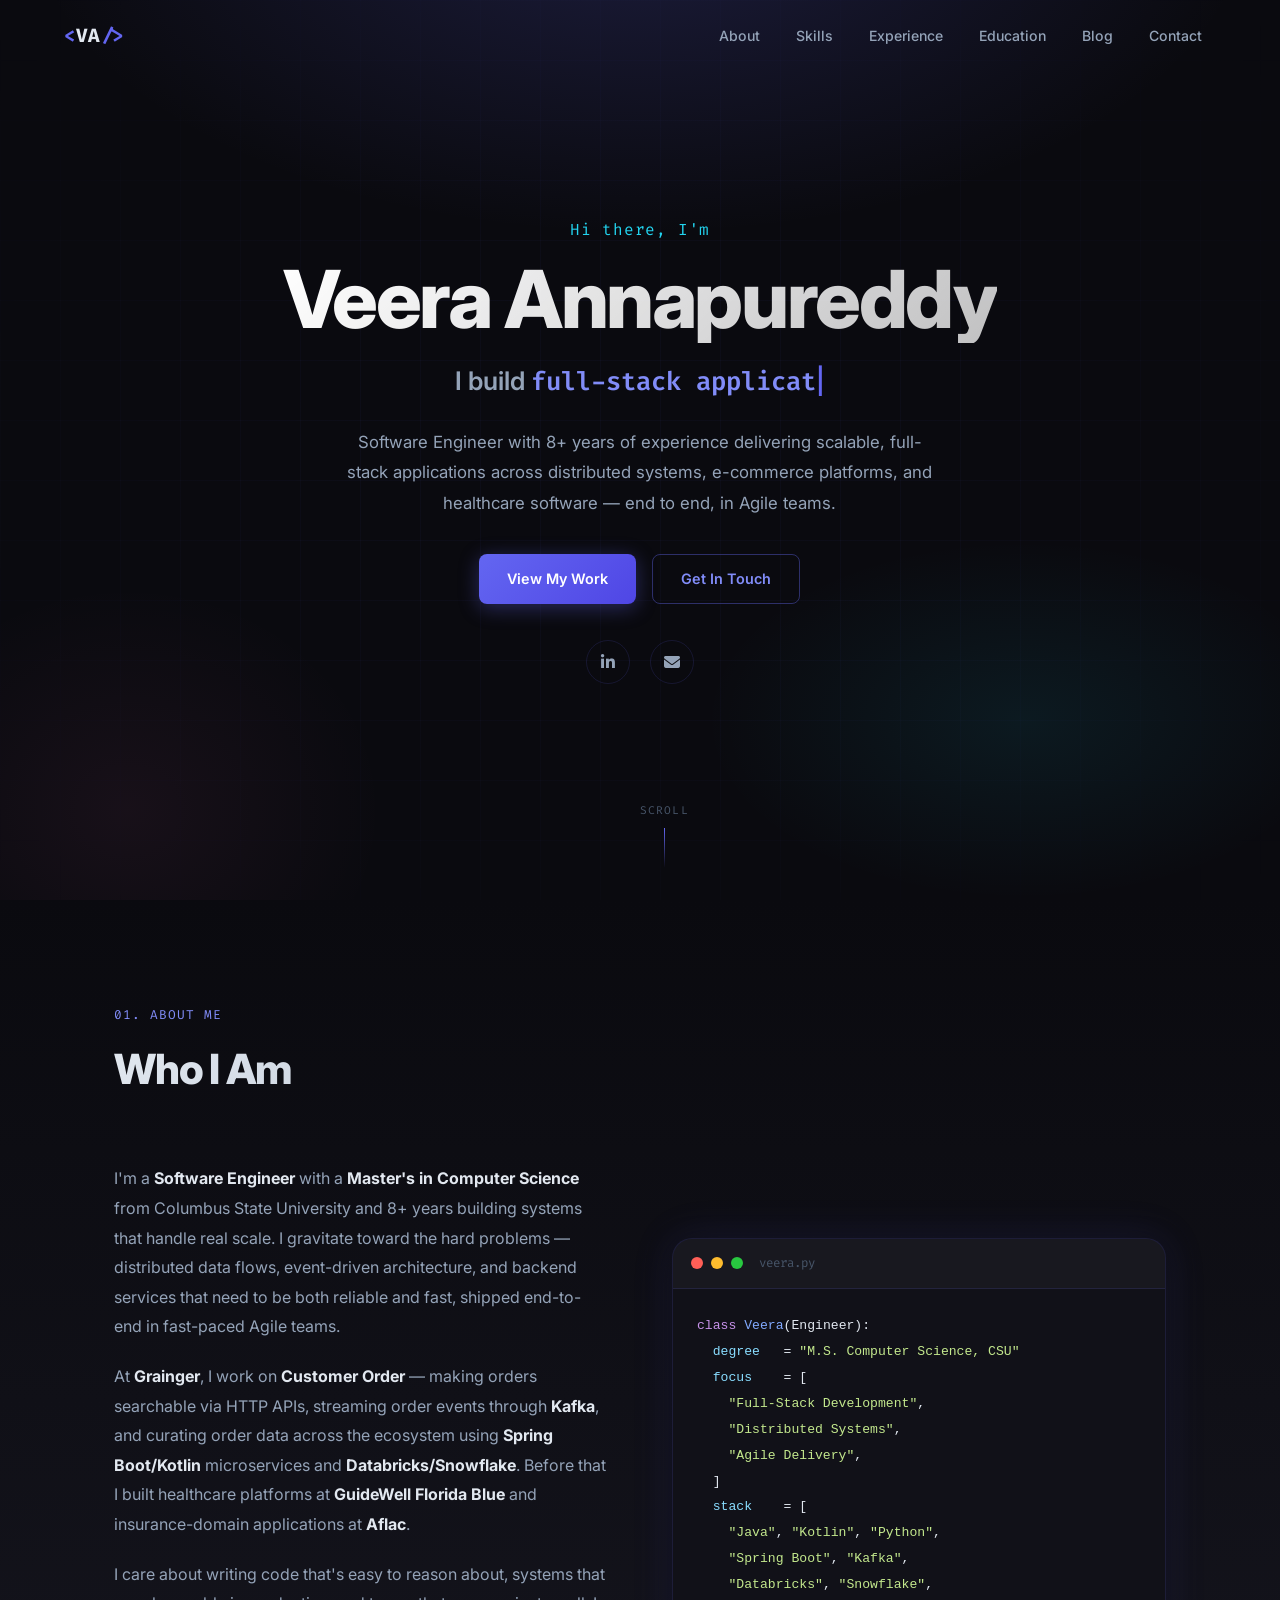
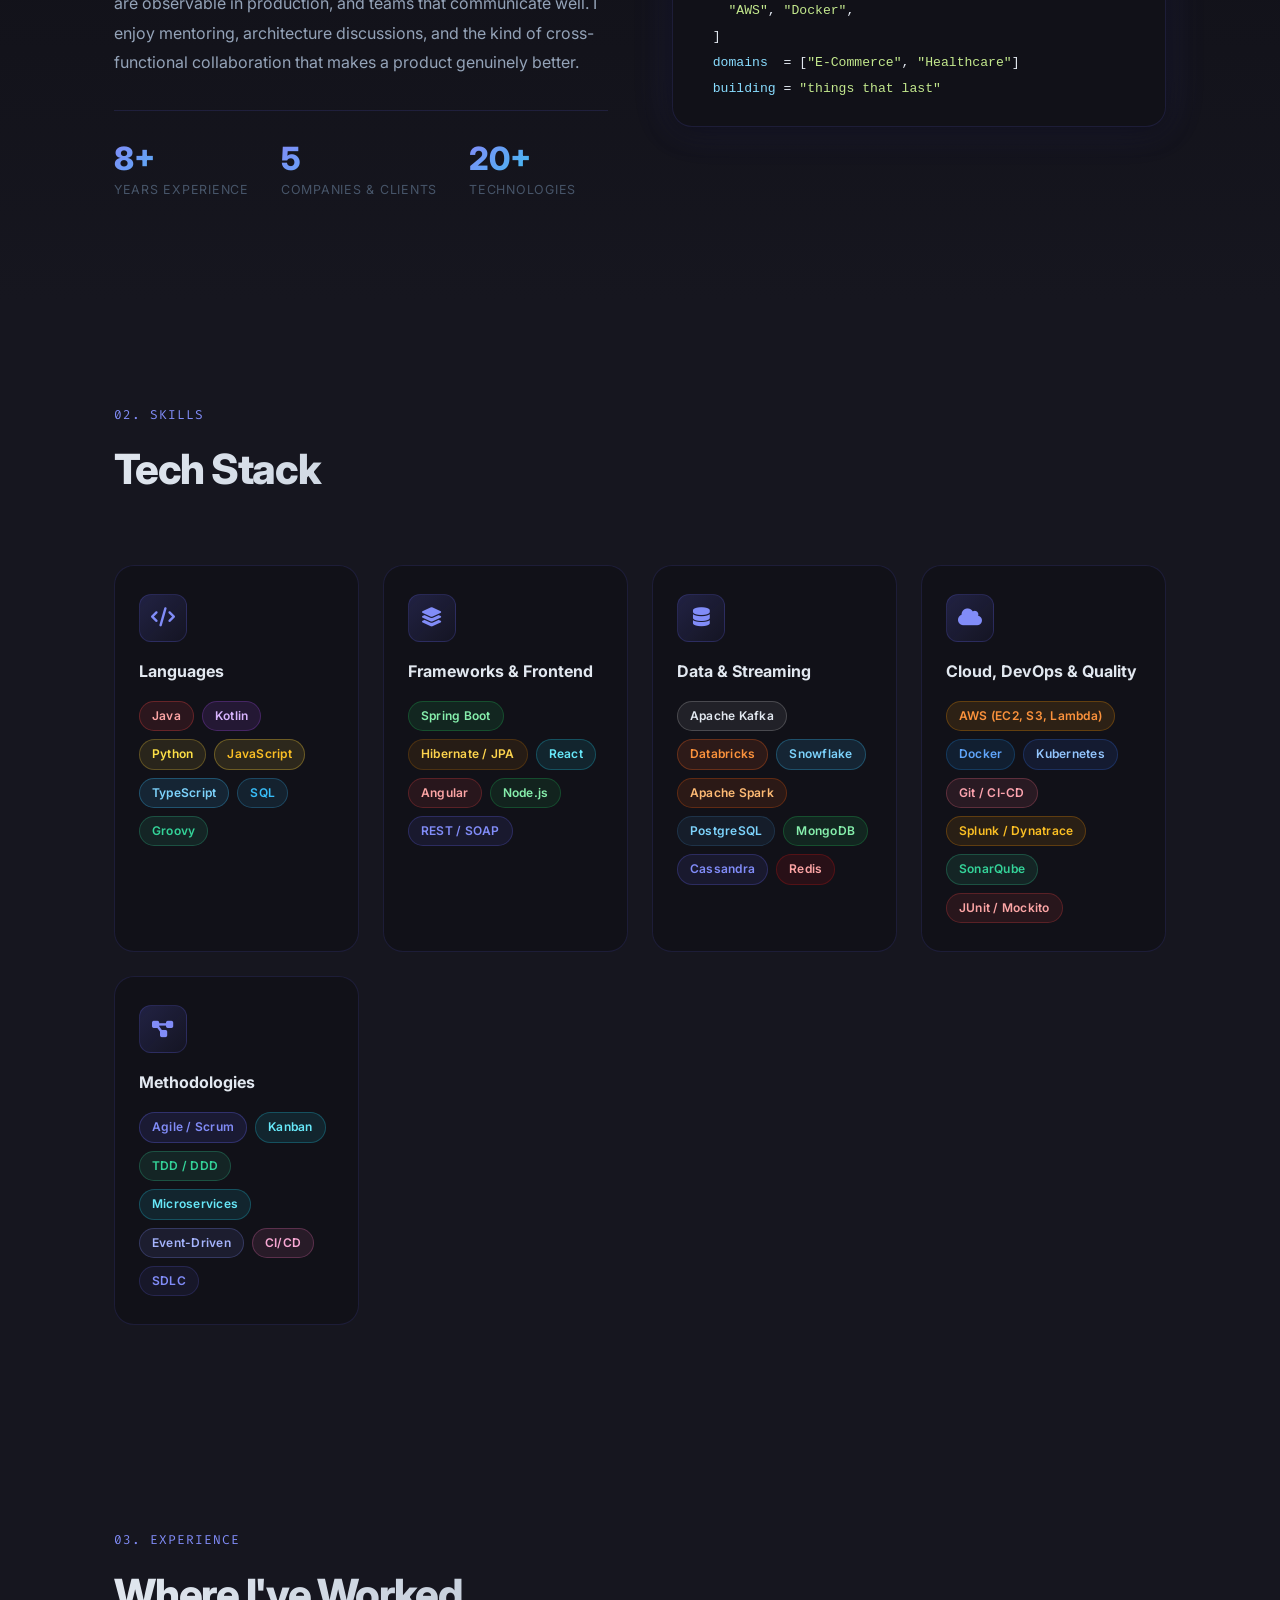
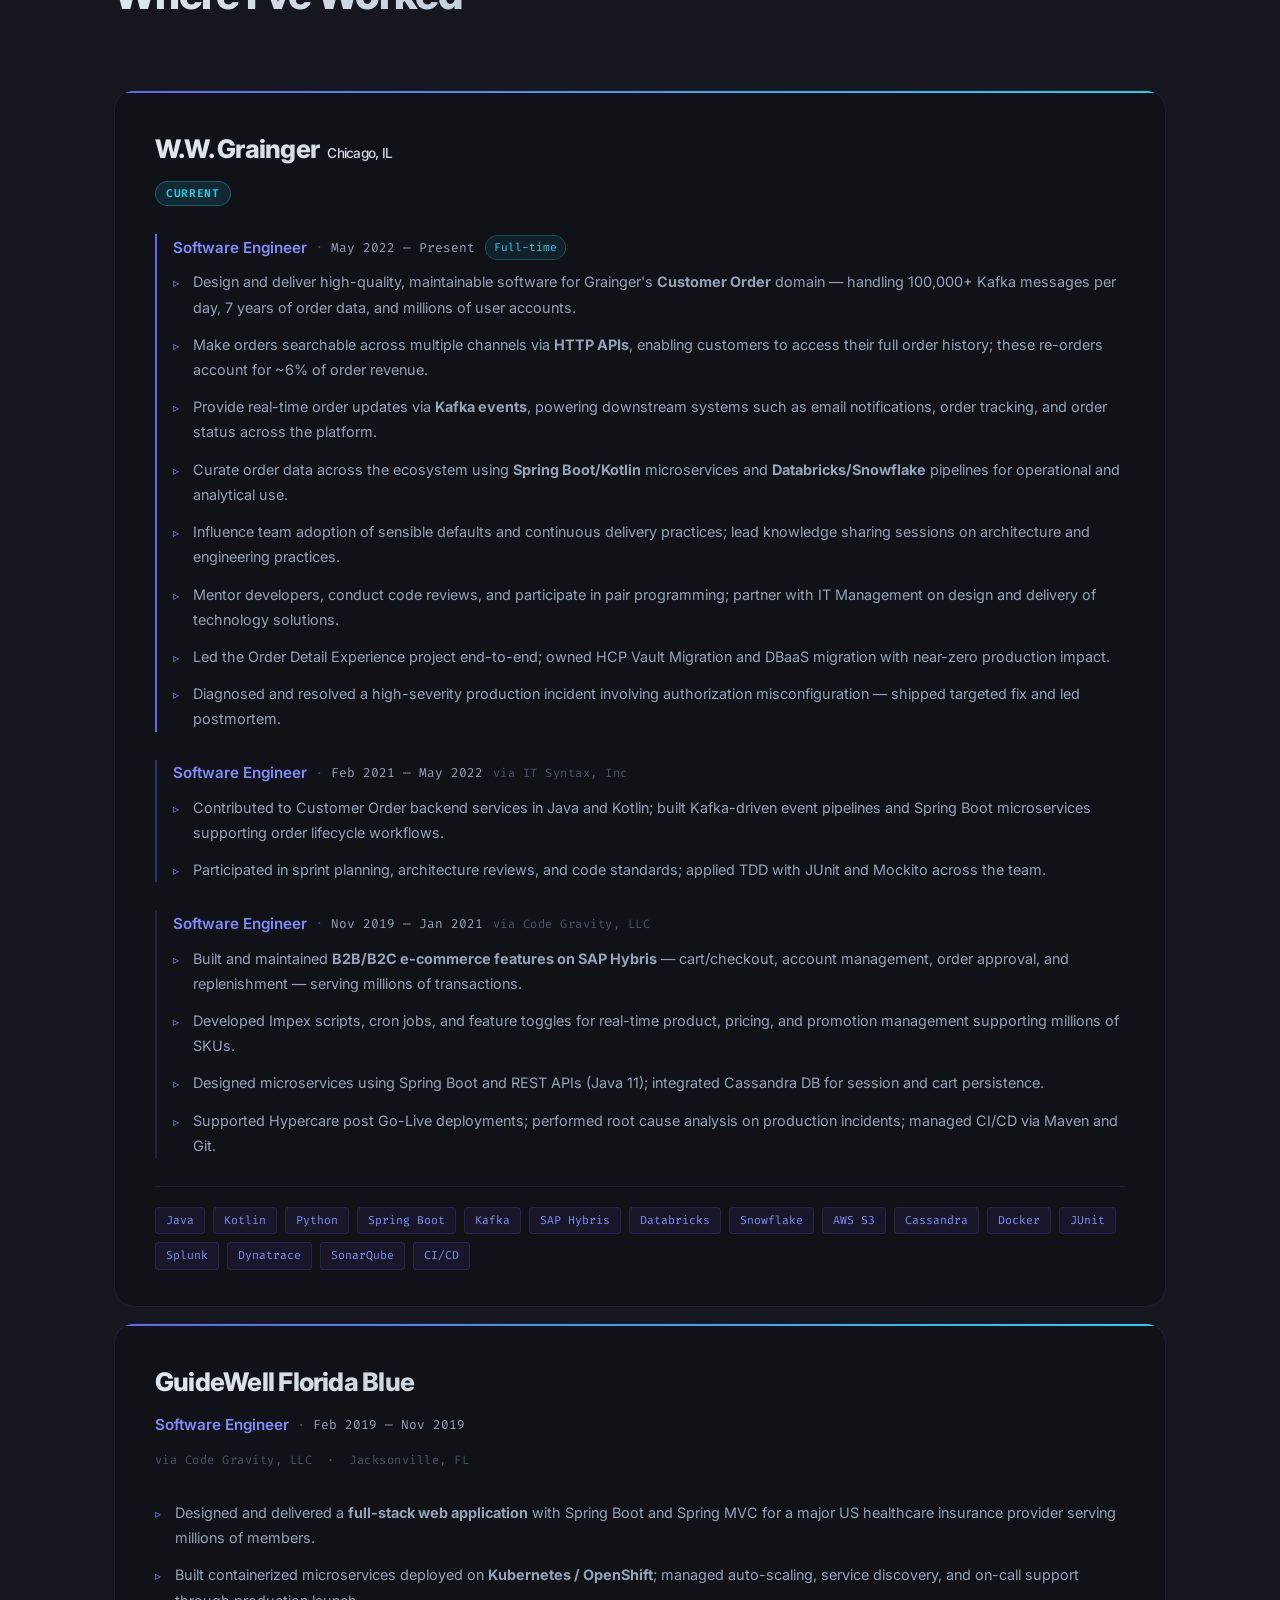
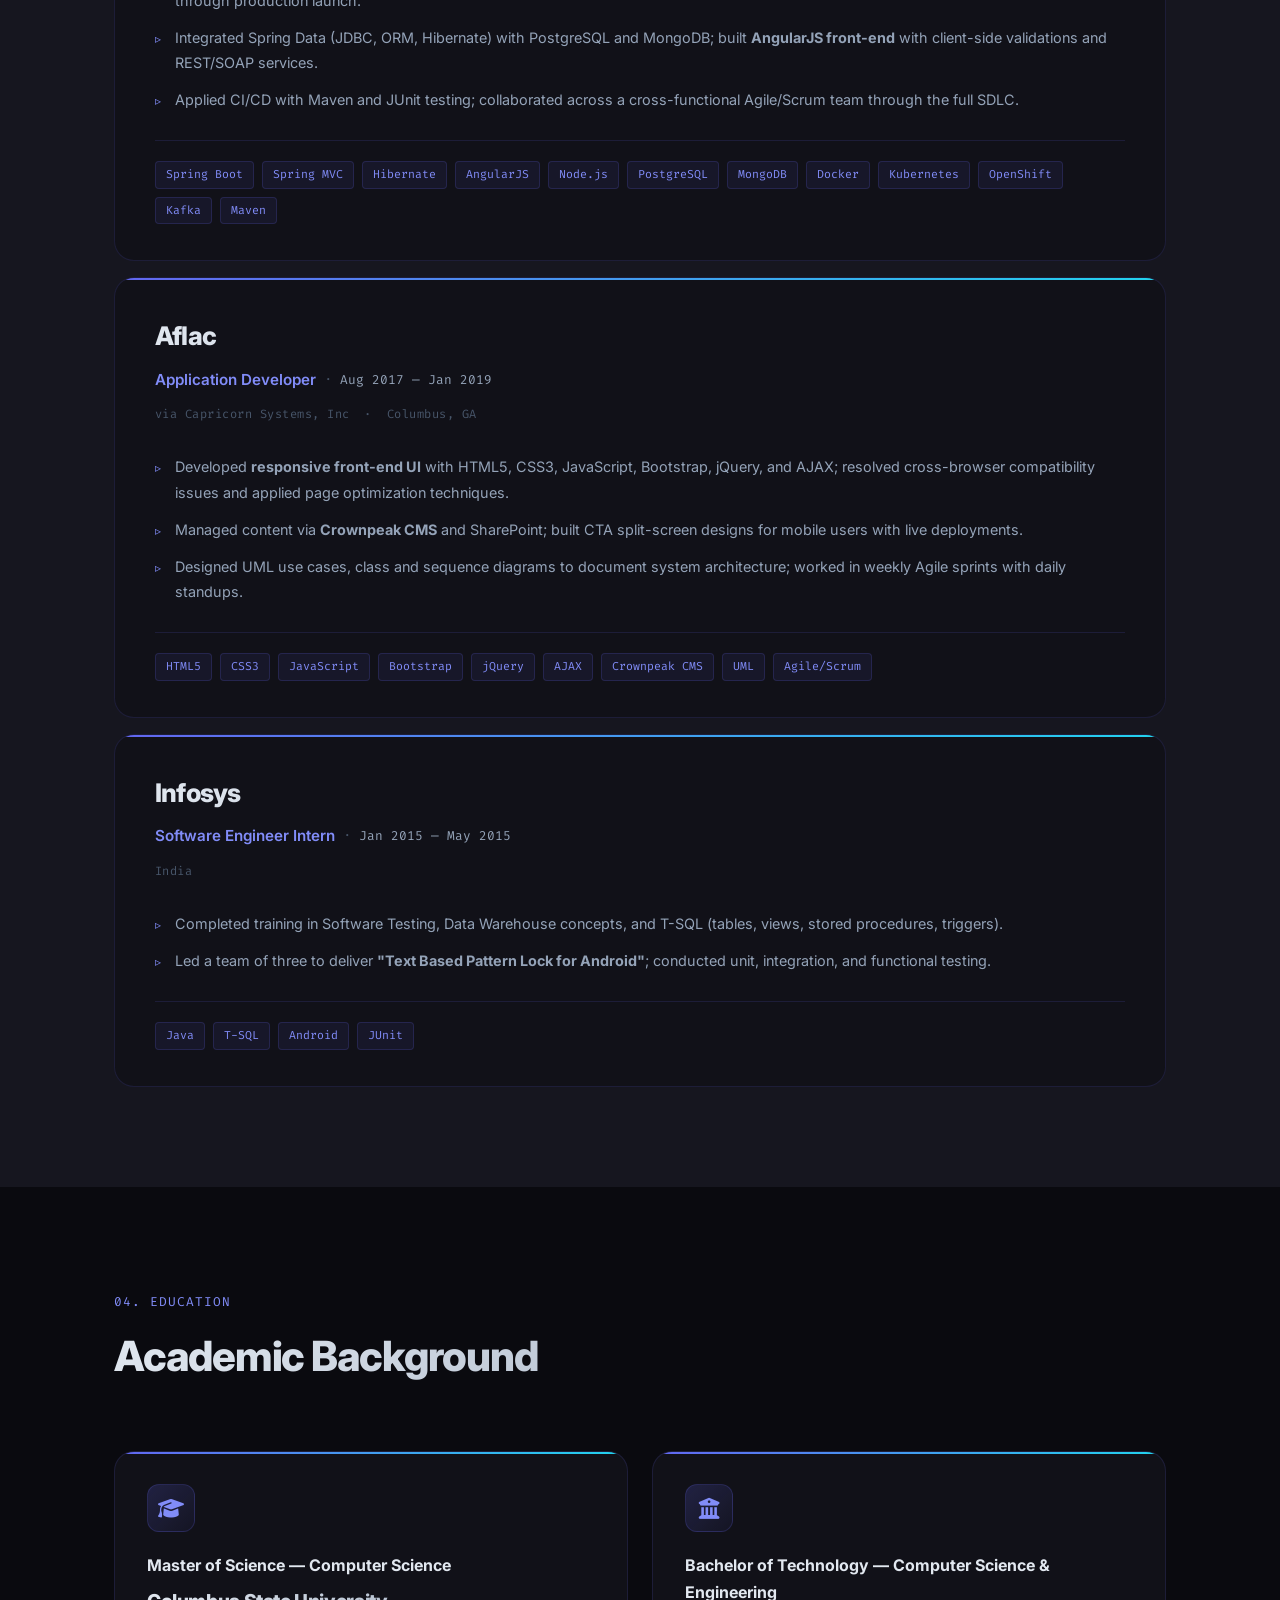
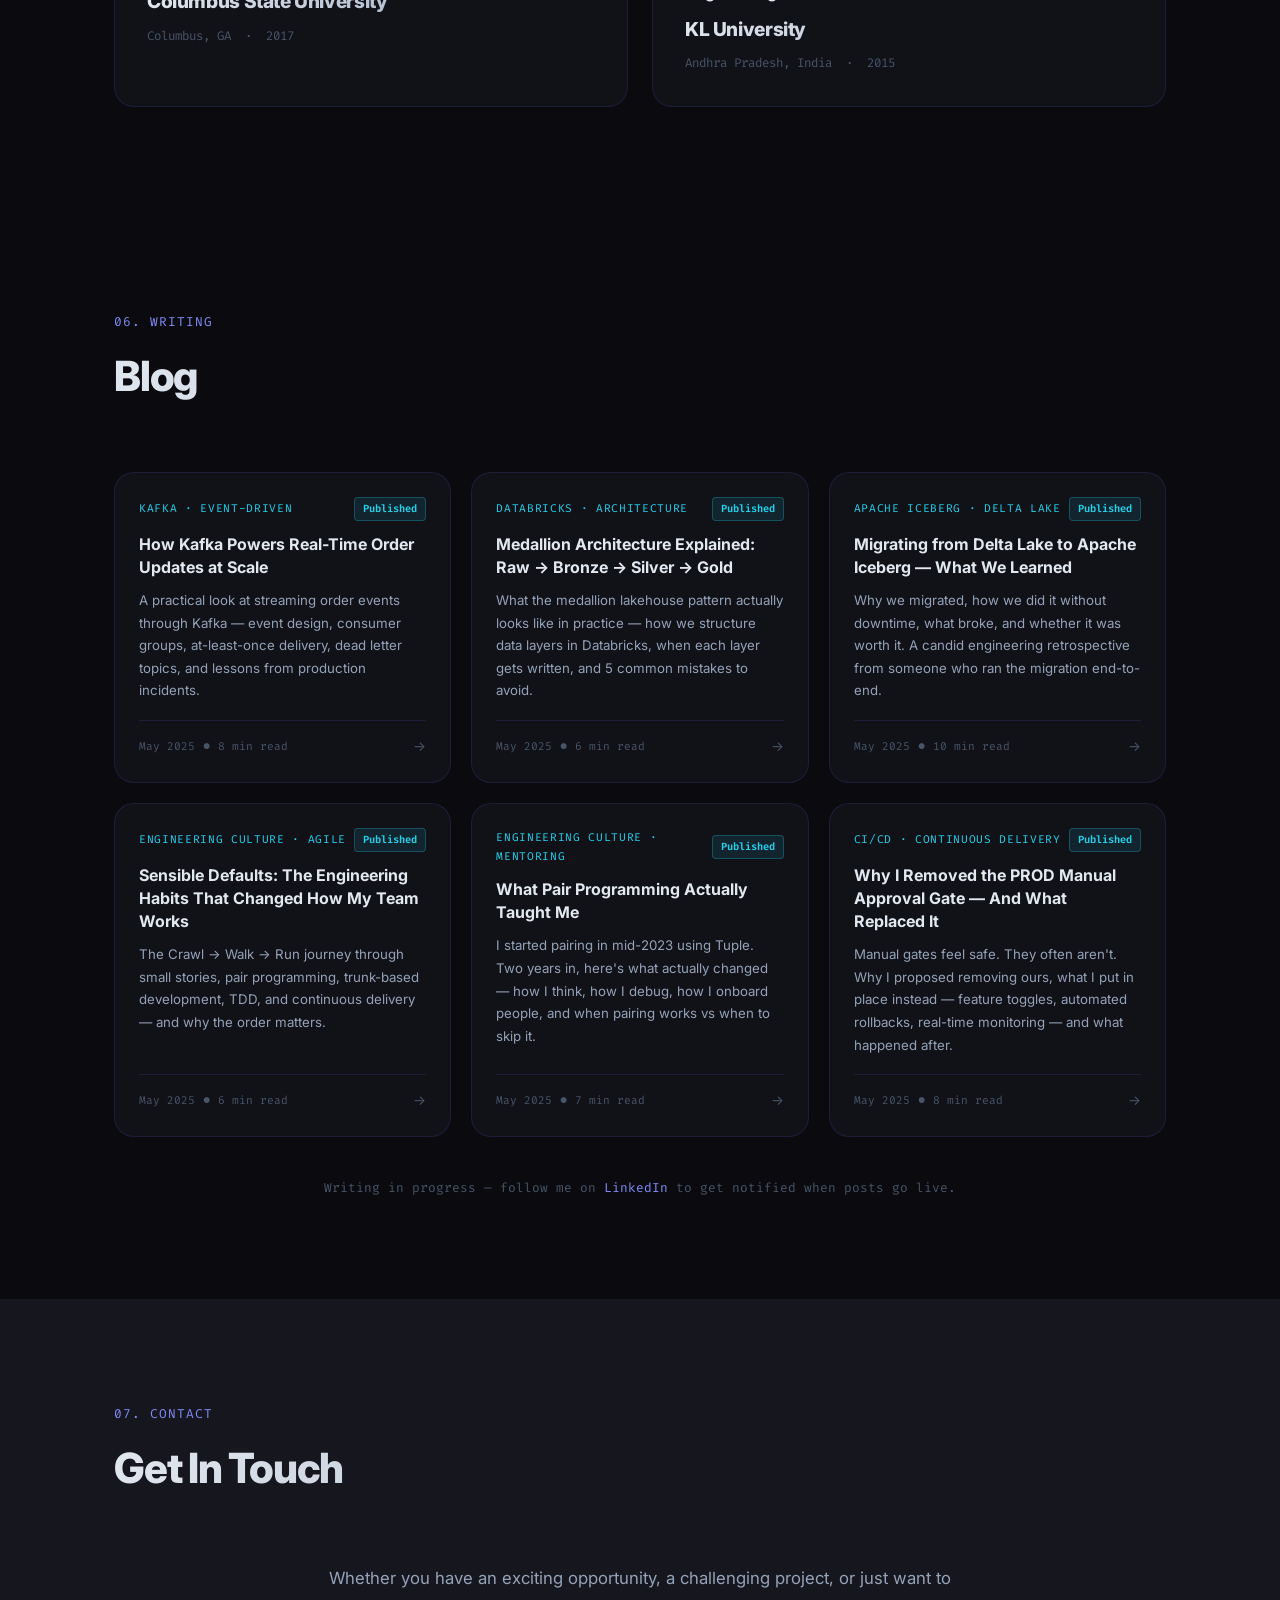
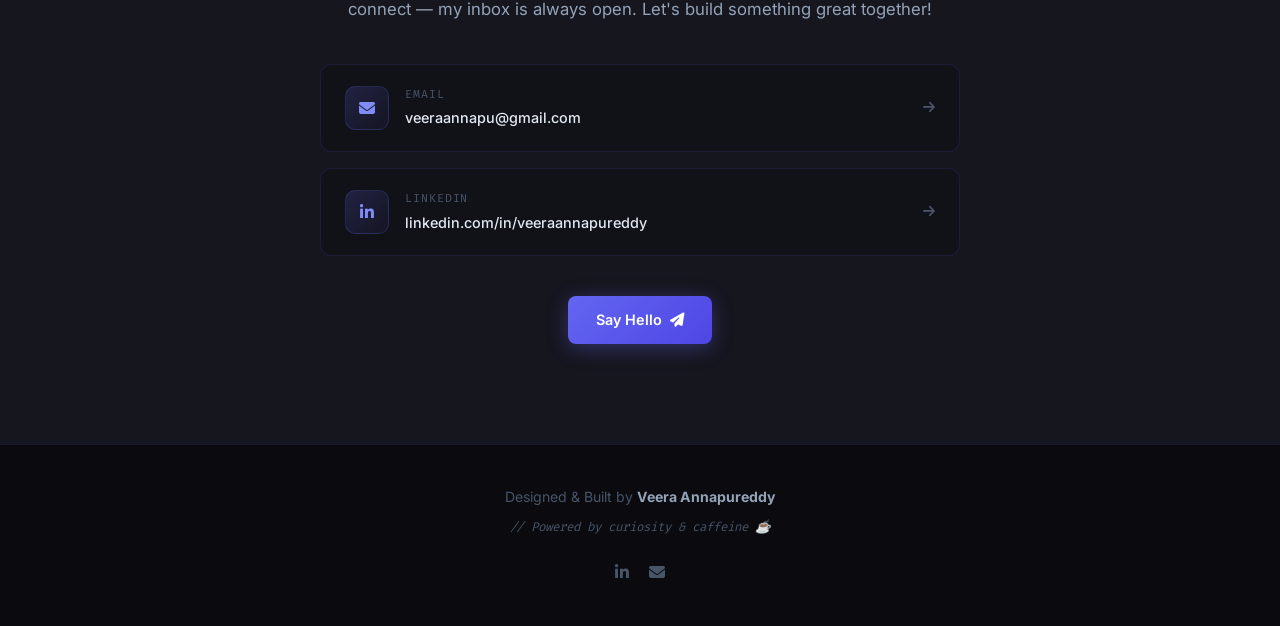
<file: index.html>
<!DOCTYPE html>
<html lang="en">
<head>
  <meta charset="UTF-8" />

  <!-- Google tag (gtag.js) -->
  <script async src="https://www.googletagmanager.com/gtag/js?id=G-F1ZBLVLDTH"></script>
  <script>
    window.dataLayer = window.dataLayer || [];
    function gtag(){dataLayer.push(arguments);}
    gtag('js', new Date());
    gtag('config', 'G-F1ZBLVLDTH');
  </script>

  <meta name="viewport" content="width=device-width, initial-scale=1.0" />
  <title>Veera Annapureddy | Software Engineer</title>
  <meta name="description" content="Software Engineer specializing in full-stack development, distributed systems, and agile delivery across e-commerce and healthcare platforms." />
  <link rel="preconnect" href="https://fonts.googleapis.com" />
  <link rel="preconnect" href="https://fonts.gstatic.com" crossorigin />
  <link href="https://fonts.googleapis.com/css2?family=Inter:wght@300;400;500;600;700;800&family=Fira+Code:wght@400;500&display=swap" rel="stylesheet" />
  <link rel="stylesheet" href="https://cdnjs.cloudflare.com/ajax/libs/font-awesome/6.5.0/css/all.min.css" />
  <style>
/* ══════════════════════════════════════════════════════
   Veera Annapureddy — Portfolio Styles
   Full-Stack Engineer · Java · Kotlin · Spring Boot · Agile
══════════════════════════════════════════════════════ */

:root {
  --primary: #6366f1;
  --primary-light: #818cf8;
  --primary-dark: #4f46e5;
  --accent: #22d3ee;
  --bg: #0a0a0f;
  --bg-card: #111118;
  --bg-elevated: #16161f;
  --border: rgba(99,102,241,0.15);
  --border-hover: rgba(99,102,241,0.4);
  --text: #e2e8f0;
  --text-muted: #94a3b8;
  --text-dim: #475569;
  --font-sans: 'Inter', system-ui, sans-serif;
  --font-mono: 'Fira Code', monospace;
  --radius: 12px;
  --radius-lg: 20px;
  --shadow: 0 4px 24px rgba(0,0,0,0.4);
  --shadow-glow: 0 0 40px rgba(99,102,241,0.15);
  --transition: 0.3s cubic-bezier(0.4,0,0.2,1);
  --nav-h: 72px;
}

*, *::before, *::after { box-sizing: border-box; margin: 0; padding: 0; }
html { scroll-behavior: smooth; scroll-padding-top: var(--nav-h); }
body { font-family: var(--font-sans); background: var(--bg); color: var(--text); line-height: 1.7; overflow-x: hidden; }
::selection { background: rgba(99,102,241,0.35); color: #fff; }
img { max-width: 100%; display: block; }
a { text-decoration: none; color: inherit; }
ul { list-style: none; }
button { font-family: inherit; cursor: pointer; border: none; background: none; }
::-webkit-scrollbar { width: 6px; }
::-webkit-scrollbar-track { background: var(--bg); }
::-webkit-scrollbar-thumb { background: var(--primary); border-radius: 99px; }

.container { max-width: 1100px; margin: 0 auto; padding: 0 24px; }
.section { padding: 100px 0; }
.section-header { margin-bottom: 60px; }
.section-tag {
  display: inline-block;
  font-family: var(--font-mono);
  font-size: 0.8rem;
  color: var(--primary-light);
  letter-spacing: 0.08em;
  text-transform: uppercase;
  margin-bottom: 8px;
}
.section-title {
  font-size: clamp(1.8rem, 4vw, 2.6rem);
  font-weight: 800;
  letter-spacing: -0.03em;
  background: linear-gradient(135deg, var(--text) 0%, var(--text-muted) 100%);
  -webkit-background-clip: text;
  -webkit-text-fill-color: transparent;
  background-clip: text;
}

.btn {
  display: inline-flex;
  align-items: center;
  gap: 8px;
  padding: 12px 28px;
  border-radius: 8px;
  font-weight: 600;
  font-size: 0.9rem;
  transition: var(--transition);
  cursor: pointer;
  font-family: var(--font-sans);
}
.btn-primary {
  background: linear-gradient(135deg, var(--primary), var(--primary-dark));
  color: #fff;
  box-shadow: 0 4px 20px rgba(99,102,241,0.35);
}
.btn-primary:hover { transform: translateY(-2px); box-shadow: 0 8px 30px rgba(99,102,241,0.5); }
.btn-outline {
  border: 1.5px solid var(--border-hover);
  color: var(--primary-light);
  background: transparent;
}
.btn-outline:hover { background: rgba(99,102,241,0.1); border-color: var(--primary); transform: translateY(-2px); }

/* ── NAVBAR ── */
.navbar {
  position: fixed; top: 0; left: 0; right: 0;
  height: var(--nav-h); z-index: 1000;
  transition: var(--transition);
}
.navbar.scrolled {
  background: rgba(10,10,15,0.9);
  backdrop-filter: blur(20px);
  -webkit-backdrop-filter: blur(20px);
  border-bottom: 1px solid var(--border);
  box-shadow: var(--shadow);
}
.nav-container {
  max-width: 1200px; margin: 0 auto; padding: 0 24px;
  height: 100%; display: flex; align-items: center; justify-content: space-between;
}
.nav-logo { font-family: var(--font-mono); font-size: 1.2rem; font-weight: 700; color: var(--text); transition: var(--transition); }
.nav-logo:hover { color: var(--primary-light); }
.logo-bracket { color: var(--primary); }
.nav-links { display: flex; align-items: center; gap: 8px; }
.nav-links a { padding: 8px 14px; border-radius: 6px; font-size: 0.88rem; font-weight: 500; color: var(--text-muted); transition: var(--transition); }
.nav-links a:hover { color: var(--text); background: rgba(255,255,255,0.05); }
.nav-github { display: flex !important; align-items: center; gap: 6px; border: 1px solid var(--border) !important; color: var(--text) !important; margin-left: 8px; }
.nav-github:hover { border-color: var(--primary) !important; color: var(--primary-light) !important; background: rgba(99,102,241,0.08) !important; }
.hamburger { display: none; flex-direction: column; gap: 5px; padding: 8px; }
.hamburger span { display: block; width: 22px; height: 2px; background: var(--text); border-radius: 2px; transition: var(--transition); }

/* ── HERO ── */
.hero {
  position: relative; min-height: 100vh;
  display: flex; align-items: center; justify-content: center;
  overflow: hidden; padding: 0 24px;
}
.hero::before {
  content: ''; position: absolute; inset: 0;
  background:
    radial-gradient(ellipse 80% 60% at 50% -10%, rgba(99,102,241,0.2) 0%, transparent 60%),
    radial-gradient(ellipse 50% 40% at 80% 80%, rgba(34,211,238,0.08) 0%, transparent 50%),
    radial-gradient(ellipse 40% 50% at 10% 90%, rgba(244,114,182,0.06) 0%, transparent 50%);
  animation: bgShift 8s ease-in-out infinite alternate;
}
.hero::after {
  content: ''; position: absolute; inset: 0;
  background-image: linear-gradient(rgba(99,102,241,0.04) 1px, transparent 1px), linear-gradient(90deg, rgba(99,102,241,0.04) 1px, transparent 1px);
  background-size: 60px 60px;
  mask-image: radial-gradient(ellipse 70% 70% at 50% 50%, black 30%, transparent 100%);
  -webkit-mask-image: radial-gradient(ellipse 70% 70% at 50% 50%, black 30%, transparent 100%);
}
@keyframes bgShift { from { opacity: 0.7; transform: scale(1); } to { opacity: 1; transform: scale(1.05); } }
.hero-particles { position: absolute; inset: 0; pointer-events: none; z-index: 1; }
.particle { position: absolute; border-radius: 50%; animation: floatUp linear infinite; opacity: 0; }
@keyframes floatUp {
  0%   { transform: translateY(100vh) rotate(0deg); opacity: 0; }
  10%  { opacity: 1; }
  90%  { opacity: 1; }
  100% { transform: translateY(-120px) rotate(720deg); opacity: 0; }
}
.hero-content { position: relative; z-index: 2; text-align: center; max-width: 800px; }
.hero-greeting { font-family: var(--font-mono); font-size: 1rem; color: var(--accent); margin-bottom: 12px; letter-spacing: 0.05em; animation: fadeUp 0.6s ease both; }
.hero-name { font-size: clamp(2.4rem, 7vw, 5rem); font-weight: 800; letter-spacing: -0.03em; line-height: 1.1; background: linear-gradient(135deg, #fff 0%, rgba(255,255,255,0.75) 100%); -webkit-background-clip: text; -webkit-text-fill-color: transparent; background-clip: text; animation: fadeUp 0.6s 0.1s ease both; }
.hero-role { font-size: clamp(1.1rem, 3vw, 1.6rem); font-weight: 600; color: var(--text-muted); margin: 16px 0 24px; animation: fadeUp 0.6s 0.2s ease both; }
.typed-text { color: var(--primary-light); font-family: var(--font-mono); }
.cursor { color: var(--primary); animation: blink 1s step-end infinite; }
@keyframes blink { 0%,100% { opacity: 1; } 50% { opacity: 0; } }
.hero-desc { font-size: 1.05rem; color: var(--text-muted); max-width: 600px; margin: 0 auto 36px; line-height: 1.8; animation: fadeUp 0.6s 0.3s ease both; }
.hero-actions { display: flex; gap: 16px; justify-content: center; flex-wrap: wrap; animation: fadeUp 0.6s 0.4s ease both; }
.hero-socials { display: flex; gap: 20px; justify-content: center; margin-top: 36px; animation: fadeUp 0.6s 0.5s ease both; }
.hero-socials a { width: 44px; height: 44px; border-radius: 50%; border: 1.5px solid var(--border); display: flex; align-items: center; justify-content: center; color: var(--text-muted); font-size: 1rem; transition: var(--transition); }
.hero-socials a:hover { border-color: var(--primary); color: var(--primary-light); background: rgba(99,102,241,0.1); transform: translateY(-3px); }
.hero-scroll { position: absolute; bottom: 32px; left: 50%; transform: translateX(-50%); display: flex; flex-direction: column; align-items: center; gap: 8px; z-index: 2; animation: fadeUp 0.6s 0.8s ease both; }
.hero-scroll span { font-family: var(--font-mono); font-size: 0.7rem; color: var(--text-dim); letter-spacing: 0.1em; text-transform: uppercase; }
.scroll-line { width: 1px; height: 40px; background: linear-gradient(to bottom, var(--primary), transparent); animation: pulse 1.5s ease-in-out infinite; }
@keyframes pulse { 0%,100% { opacity: 0.4; } 50% { opacity: 1; } }
@keyframes fadeUp { from { opacity: 0; transform: translateY(24px); } to { opacity: 1; transform: translateY(0); } }

/* ── ABOUT ── */
.about { background: linear-gradient(180deg, var(--bg) 0%, var(--bg-elevated) 100%); }
.about-grid { display: grid; grid-template-columns: 1fr 1fr; gap: 64px; align-items: center; }
.about-text p { color: var(--text-muted); margin-bottom: 20px; font-size: 1rem; line-height: 1.85; }
.about-text strong { color: var(--text); }
.about-highlights { display: flex; gap: 32px; margin-top: 32px; padding-top: 32px; border-top: 1px solid var(--border); }
.highlight-item { display: flex; flex-direction: column; gap: 4px; }
.highlight-num { font-size: 2rem; font-weight: 800; line-height: 1; background: linear-gradient(135deg, var(--primary-light), var(--accent)); -webkit-background-clip: text; -webkit-text-fill-color: transparent; background-clip: text; }
.highlight-label { font-size: 0.78rem; color: var(--text-dim); text-transform: uppercase; letter-spacing: 0.06em; }

.code-window { background: var(--bg-card); border: 1px solid var(--border); border-radius: var(--radius-lg); overflow: hidden; box-shadow: var(--shadow), var(--shadow-glow); }
.code-header { display: flex; align-items: center; gap: 8px; padding: 14px 18px; background: rgba(255,255,255,0.03); border-bottom: 1px solid var(--border); }
.dot { width: 12px; height: 12px; border-radius: 50%; }
.dot.r { background: #ff5f57; } .dot.y { background: #febc2e; } .dot.g { background: #28c840; }
.code-fname { font-family: var(--font-mono); font-size: 0.78rem; color: var(--text-dim); margin-left: 8px; }
.code-body { padding: 24px; font-family: var(--font-mono); font-size: 0.82rem; line-height: 1.9; overflow-x: auto; }
.ck { color: #c792ea; } .cv { color: #82aaff; } .cp { color: #89ddff; } .cs { color: #c3e88d; } .cc { color: var(--text-dim); font-style: italic; }

/* ── SKILLS ── */
.skills { background: var(--bg-elevated); }
.skills-grid { display: grid; grid-template-columns: repeat(auto-fit, minmax(200px, 1fr)); gap: 24px; }
.skill-cat { background: var(--bg-card); border: 1px solid var(--border); border-radius: var(--radius-lg); padding: 28px 24px; transition: var(--transition); }
.skill-cat:hover { border-color: var(--border-hover); transform: translateY(-4px); box-shadow: var(--shadow-glow); }
.skill-icon { width: 48px; height: 48px; border-radius: 12px; background: linear-gradient(135deg, rgba(99,102,241,0.2), rgba(99,102,241,0.05)); border: 1px solid rgba(99,102,241,0.2); display: flex; align-items: center; justify-content: center; font-size: 1.2rem; color: var(--primary-light); margin-bottom: 16px; }
.skill-cat h3 { font-size: 1rem; font-weight: 700; color: var(--text); margin-bottom: 16px; }
.skill-list { display: flex; flex-wrap: wrap; gap: 8px; }
.badge { display: inline-block; padding: 4px 12px; border-radius: 99px; font-size: 0.75rem; font-weight: 600; letter-spacing: 0.02em; transition: transform 0.2s ease; cursor: default; }
.badge:hover { transform: scale(1.08); }

.b-java       { background: rgba(239,68,68,0.12);   border: 1px solid rgba(239,68,68,0.3);    color: #fca5a5; }
.b-kotlin     { background: rgba(149,72,212,0.15);  border: 1px solid rgba(149,72,212,0.3);   color: #d8b4fe; }
.b-python     { background: rgba(255,212,59,0.1);   border: 1px solid rgba(255,212,59,0.25);  color: #fde047; }
.b-sql        { background: rgba(56,189,248,0.1);   border: 1px solid rgba(56,189,248,0.25);  color: #38bdf8; }
.b-js         { background: rgba(255,212,59,0.12);  border: 1px solid rgba(255,212,59,0.3);   color: #fbbf24; }
.b-ts         { background: rgba(56,189,248,0.12);  border: 1px solid rgba(56,189,248,0.3);   color: #7dd3fc; }
.b-groovy     { background: rgba(52,211,153,0.1);   border: 1px solid rgba(52,211,153,0.25);  color: #34d399; }
.b-spring     { background: rgba(34,197,94,0.12);   border: 1px solid rgba(34,197,94,0.25);   color: #86efac; }
.b-hibernate  { background: rgba(161,98,7,0.15);    border: 1px solid rgba(161,98,7,0.3);     color: #fcd34d; }
.b-kafka      { background: rgba(255,255,255,0.07); border: 1px solid rgba(255,255,255,0.18); color: #e2e8f0; }
.b-rest       { background: rgba(99,102,241,0.1);   border: 1px solid rgba(99,102,241,0.25);  color: #818cf8; }
.b-react      { background: rgba(34,211,238,0.1);   border: 1px solid rgba(34,211,238,0.25);  color: #67e8f9; }
.b-angular    { background: rgba(239,68,68,0.1);    border: 1px solid rgba(239,68,68,0.25);   color: #fca5a5; }
.b-node       { background: rgba(34,197,94,0.1);    border: 1px solid rgba(34,197,94,0.25);   color: #86efac; }
.b-databricks { background: rgba(255,100,30,0.12);  border: 1px solid rgba(255,100,30,0.28);  color: #fb923c; }
.b-snowflake  { background: rgba(56,189,248,0.12);  border: 1px solid rgba(56,189,248,0.28);  color: #7dd3fc; }
.b-spark      { background: rgba(234,88,12,0.12);   border: 1px solid rgba(234,88,12,0.28);   color: #fdba74; }
.b-pg         { background: rgba(51,103,145,0.15);  border: 1px solid rgba(51,103,145,0.3);   color: #7dd3fc; }
.b-mongo      { background: rgba(34,197,94,0.12);   border: 1px solid rgba(34,197,94,0.25);   color: #86efac; }
.b-redis      { background: rgba(210,22,22,0.12);   border: 1px solid rgba(210,22,22,0.25);   color: #fca5a5; }
.b-cassandra  { background: rgba(99,102,241,0.1);   border: 1px solid rgba(99,102,241,0.25);  color: #818cf8; }
.b-aws        { background: rgba(255,153,0,0.12);   border: 1px solid rgba(255,153,0,0.25);   color: #fb923c; }
.b-docker     { background: rgba(30,136,229,0.12);  border: 1px solid rgba(30,136,229,0.25);  color: #60a5fa; }
.b-k8s        { background: rgba(50,108,229,0.12);  border: 1px solid rgba(50,108,229,0.25);  color: #93c5fd; }
.b-git        { background: rgba(251,113,133,0.1);  border: 1px solid rgba(251,113,133,0.25); color: #fda4af; }
.b-sonar      { background: rgba(52,211,153,0.1);   border: 1px solid rgba(52,211,153,0.25);  color: #34d399; }
.b-splunk     { background: rgba(255,153,0,0.1);    border: 1px solid rgba(255,153,0,0.25);   color: #fbbf24; }
.b-junit      { background: rgba(239,68,68,0.1);    border: 1px solid rgba(239,68,68,0.25);   color: #fca5a5; }
.b-agile      { background: rgba(99,102,241,0.12);  border: 1px solid rgba(99,102,241,0.3);   color: #818cf8; }
.b-micro      { background: rgba(34,211,238,0.1);   border: 1px solid rgba(34,211,238,0.25);  color: #67e8f9; }
.b-tdd        { background: rgba(52,211,153,0.1);   border: 1px solid rgba(52,211,153,0.25);  color: #34d399; }
.b-cicd       { background: rgba(244,114,182,0.1);  border: 1px solid rgba(244,114,182,0.25); color: #f9a8d4; }

/* ── EXPERIENCE ── */
.experience { background: var(--bg-elevated); }
.exp-list { display: flex; flex-direction: column; gap: 16px; }
.exp-card {
  background: var(--bg-card); border: 1px solid var(--border);
  border-radius: var(--radius-lg); padding: 36px 40px;
  position: relative; overflow: hidden; transition: var(--transition);
}
.exp-card::before { content: ''; position: absolute; top: 0; left: 0; right: 0; height: 2px; background: linear-gradient(90deg, var(--primary), var(--accent)); }
.exp-card:hover { border-color: var(--border-hover); box-shadow: var(--shadow-glow); }
.exp-header { margin-bottom: 28px; }
.exp-company { font-size: 1.6rem; font-weight: 800; letter-spacing: -0.03em; background: linear-gradient(135deg, var(--text) 0%, var(--text-muted) 100%); -webkit-background-clip: text; -webkit-text-fill-color: transparent; background-clip: text; margin-bottom: 8px; }
.exp-role-row { display: flex; align-items: center; flex-wrap: wrap; gap: 10px; margin-bottom: 6px; }
.exp-title { font-size: 0.95rem; font-weight: 600; color: var(--primary-light); }
.exp-dot { color: var(--text-dim); }
.exp-period { font-family: var(--font-mono); font-size: 0.8rem; color: var(--text-muted); }
.exp-badge { display: inline-block; padding: 2px 10px; border-radius: 99px; font-size: 0.7rem; font-weight: 600; letter-spacing: 0.06em; text-transform: uppercase; background: rgba(34,211,238,0.12); border: 1px solid rgba(34,211,238,0.3); color: var(--accent); font-family: var(--font-mono); }
.exp-via { font-family: var(--font-mono); font-size: 0.75rem; color: var(--text-dim); letter-spacing: 0.04em; }
.exp-bullets { list-style: none; display: flex; flex-direction: column; gap: 12px; margin-bottom: 28px; }
.exp-bullets li { position: relative; padding-left: 20px; font-size: 0.9rem; color: var(--text-muted); line-height: 1.75; }
.exp-bullets li::before { content: '▹'; position: absolute; left: 0; color: var(--primary-light); font-size: 0.75rem; top: 3px; }
.exp-tech { display: flex; flex-wrap: wrap; gap: 8px; padding-top: 20px; border-top: 1px solid var(--border); }
.exp-tech span { font-family: var(--font-mono); font-size: 0.72rem; color: var(--primary-light); background: rgba(99,102,241,0.08); border: 1px solid rgba(99,102,241,0.18); padding: 3px 10px; border-radius: 4px; }

/* ── PROJECTS ── */
.projects { background: linear-gradient(180deg, var(--bg-elevated) 0%, var(--bg) 100%); }
.projects-empty { display: flex; justify-content: center; }
.projects-empty-inner { text-align: center; padding: 72px 40px; background: var(--bg-card); border: 1px dashed rgba(99,102,241,0.25); border-radius: var(--radius-lg); max-width: 500px; width: 100%; }
.empty-icon { width: 64px; height: 64px; border-radius: 16px; background: linear-gradient(135deg, rgba(99,102,241,0.2), rgba(99,102,241,0.05)); border: 1px solid rgba(99,102,241,0.2); display: flex; align-items: center; justify-content: center; font-size: 1.5rem; color: var(--primary-light); margin: 0 auto 24px; }
.projects-empty-inner h3 { font-size: 1.1rem; font-weight: 700; color: var(--text); margin-bottom: 10px; }
.projects-empty-inner p { font-size: 0.88rem; color: var(--text-dim); line-height: 1.75; }

/* ── EDUCATION ── */
.education { background: var(--bg); }
.edu-grid { display: grid; grid-template-columns: 1fr 1fr; gap: 24px; }
.edu-card { background: var(--bg-card); border: 1px solid var(--border); border-radius: var(--radius-lg); padding: 32px; position: relative; overflow: hidden; transition: var(--transition); }
.edu-card::before { content: ''; position: absolute; top: 0; left: 0; right: 0; height: 2px; background: linear-gradient(90deg, var(--primary), var(--accent)); }
.edu-card:hover { border-color: var(--border-hover); box-shadow: var(--shadow-glow); }
.edu-icon { width: 48px; height: 48px; border-radius: 12px; background: linear-gradient(135deg, rgba(99,102,241,0.2), rgba(99,102,241,0.05)); border: 1px solid rgba(99,102,241,0.2); display: flex; align-items: center; justify-content: center; font-size: 1.3rem; color: var(--primary-light); margin-bottom: 20px; }
.edu-degree { font-size: 1rem; font-weight: 700; color: var(--text); margin-bottom: 6px; }
.edu-school { font-size: 1.2rem; font-weight: 800; letter-spacing: -0.02em; background: linear-gradient(135deg, var(--text) 0%, var(--text-muted) 100%); -webkit-background-clip: text; -webkit-text-fill-color: transparent; background-clip: text; margin-bottom: 8px; }
.edu-meta { font-family: var(--font-mono); font-size: 0.78rem; color: var(--text-dim); }

/* ── CONTACT ── */
.contact { background: var(--bg-elevated); }
.contact-wrap { max-width: 640px; margin: 0 auto; text-align: center; }
.contact-intro { font-size: 1.05rem; color: var(--text-muted); line-height: 1.8; margin-bottom: 40px; }
.contact-links { display: flex; flex-direction: column; gap: 16px; margin-bottom: 40px; text-align: left; }
.contact-card { display: flex; align-items: center; gap: 16px; padding: 20px 24px; background: var(--bg-card); border: 1px solid var(--border); border-radius: var(--radius); transition: var(--transition); }
.contact-card:hover { border-color: var(--border-hover); transform: translateX(6px); box-shadow: var(--shadow-glow); }
.c-icon { width: 44px; height: 44px; border-radius: 10px; background: linear-gradient(135deg,rgba(99,102,241,0.2),rgba(99,102,241,0.05)); border: 1px solid rgba(99,102,241,0.2); display: flex; align-items: center; justify-content: center; font-size: 1rem; color: var(--primary-light); flex-shrink: 0; }
.c-info { display: flex; flex-direction: column; gap: 2px; flex: 1; }
.c-label { font-size: 0.72rem; color: var(--text-dim); text-transform: uppercase; letter-spacing: 0.08em; font-family: var(--font-mono); }
.c-val { font-size: 0.9rem; color: var(--text); font-weight: 500; }
.c-arr { color: var(--text-dim); font-size: 0.85rem; transition: var(--transition); }
.contact-card:hover .c-arr { color: var(--primary-light); transform: translateX(4px); }
.contact-btn { margin: 0 auto; }

/* ── FOOTER ── */
.footer { background: var(--bg); border-top: 1px solid var(--border); padding: 40px 24px; text-align: center; }
.footer-text { font-size: 0.88rem; color: var(--text-dim); margin-bottom: 8px; }
.footer-text strong { color: var(--text-muted); }
.footer-code { font-family: var(--font-mono); font-size: 0.78rem; color: var(--text-dim); margin-bottom: 20px; }
.footer-links { display: flex; gap: 20px; justify-content: center; }
.footer-links a { color: var(--text-dim); font-size: 1rem; transition: var(--transition); }
.footer-links a:hover { color: var(--primary-light); transform: translateY(-2px); }

/* ── BLOG ── */
.blog { background: var(--bg); }
.blog-grid { display: grid; grid-template-columns: repeat(3,1fr); gap: 20px; }
.blog-card { background: var(--bg-card); border: 1px solid var(--border); border-radius: var(--radius-lg); overflow: hidden; transition: var(--transition); display: flex; flex-direction: column; position: relative; }
.blog-card::before { content: ''; position: absolute; top: 0; left: 0; right: 0; height: 2px; background: linear-gradient(90deg, var(--primary), var(--accent)); opacity: 0; transition: var(--transition); }
.blog-card:hover { border-color: var(--border-hover); transform: translateY(-4px); box-shadow: var(--shadow), var(--shadow-glow); }
.blog-card:hover::before { opacity: 1; }
.blog-card-inner { padding: 24px; display: flex; flex-direction: column; flex: 1; }
.blog-tag-row { display: flex; align-items: center; justify-content: space-between; margin-bottom: 12px; }
.blog-cat { font-family: var(--font-mono); font-size: 0.7rem; color: var(--accent); letter-spacing: 0.06em; text-transform: uppercase; }
.blog-status { font-family: var(--font-mono); font-size: 0.65rem; padding: 2px 8px; border-radius: 4px; font-weight: 600; }
.blog-status.published { background: rgba(34,211,238,0.1); border: 1px solid rgba(34,211,238,0.25); color: var(--accent); }
.blog-status.soon { background: rgba(99,102,241,0.1); border: 1px solid rgba(99,102,241,0.2); color: var(--primary-light); }
.blog-status.draft { background: rgba(71,85,105,0.15); border: 1px solid rgba(71,85,105,0.25); color: var(--text-dim); }
.blog-title { font-size: 1rem; font-weight: 700; color: var(--text); line-height: 1.45; margin-bottom: 10px; }
.blog-excerpt { font-size: 0.83rem; color: var(--text-muted); line-height: 1.7; flex: 1; margin-bottom: 18px; }
.blog-footer { display: flex; align-items: center; justify-content: space-between; padding-top: 14px; border-top: 1px solid var(--border); margin-top: auto; }
.blog-meta { display: flex; align-items: center; gap: 8px; }
.blog-date { font-family: var(--font-mono); font-size: 0.7rem; color: var(--text-dim); }
.blog-read { font-family: var(--font-mono); font-size: 0.7rem; color: var(--text-dim); }
.blog-dot { color: var(--text-dim); font-size: 0.5rem; }
.blog-link { font-size: 0.85rem; color: var(--text-dim); transition: var(--transition); text-decoration: none; }
.blog-card:hover .blog-link { color: var(--primary-light); transform: translateX(4px); }
.blog-card.soon { opacity: 0.6; cursor: default; }
.blog-card.soon:hover { transform: none; box-shadow: none; border-color: var(--border); }
.blog-card.soon::before { display: none; }
.blog-note { text-align: center; margin-top: 40px; font-family: var(--font-mono); font-size: 0.8rem; color: var(--text-dim); }
.blog-note span { color: var(--primary-light); }
@media(max-width: 1024px) { .blog-grid { grid-template-columns: repeat(2,1fr); } }
@media(max-width: 600px) { .blog-grid { grid-template-columns: 1fr; } }

/* ── SCROLL ANIMATIONS ── */
[data-anim] { opacity: 1; transform: none; transition: opacity 0.7s ease, transform 0.7s ease; }
.js-ready [data-anim] { opacity: 0; transform: translateY(32px); }
.js-ready [data-anim="left"]  { transform: translateX(-32px); }
.js-ready [data-anim="right"] { transform: translateX(32px); }
[data-anim].show { opacity: 1; transform: translate(0); }

/* ── RESPONSIVE ── */
@media (max-width: 1024px) {
  .skills-grid { grid-template-columns: repeat(2, 1fr); }
  .edu-grid { grid-template-columns: 1fr; }
}
@media (max-width: 768px) {
  .section { padding: 72px 0; }
  .nav-links {
    display: none;
    position: fixed; top: var(--nav-h); left: 0; right: 0;
    background: rgba(10,10,15,0.97); backdrop-filter: blur(20px);
    flex-direction: column; padding: 24px; gap: 4px;
    border-bottom: 1px solid var(--border);
  }
  .nav-links.open { display: flex; }
  .hamburger { display: flex; }
  .about-grid { grid-template-columns: 1fr; gap: 40px; }
  .about-highlights { gap: 20px; }
  .skills-grid { grid-template-columns: 1fr 1fr; }
  .exp-card { padding: 24px 20px; }
  .hero-actions { flex-direction: column; align-items: center; }
}
@media (max-width: 480px) {
  .skills-grid { grid-template-columns: 1fr; }
  .about-highlights { flex-direction: column; gap: 16px; }
}
</style>
</head>
<body>

<!-- ── NAVBAR ── -->
<nav class="navbar" id="navbar">
  <div class="nav-container">
    <a href="#home" class="nav-logo"><span class="logo-bracket">&lt;</span>VA<span class="logo-bracket">/&gt;</span></a>
    <ul class="nav-links" id="nav-links">
      <li><a href="#about">About</a></li>
      <li><a href="#skills">Skills</a></li>
      <li><a href="#experience">Experience</a></li>
      <li><a href="#education">Education</a></li>
      <li><a href="#blog">Blog</a></li>
      <li><a href="#contact">Contact</a></li>
    </ul>
    <button class="hamburger" id="hamburger" aria-label="Menu"><span></span><span></span><span></span></button>
  </div>
</nav>

<!-- ── HERO ── -->
<section class="hero" id="home">
  <div class="hero-particles" id="particles"></div>
  <div class="hero-content">
    <p class="hero-greeting">Hi there, I'm</p>
    <h1 class="hero-name">Veera Annapureddy</h1>
    <div class="hero-role">
      <span style="color:var(--text-muted)">I build </span>
      <span class="typed-text" id="typed"></span><span class="cursor">|</span>
    </div>
    <p class="hero-desc">Software Engineer with 8+ years of experience delivering scalable, full-stack applications across distributed systems, e-commerce platforms, and healthcare software — end to end, in Agile teams.</p>
    <div class="hero-actions">
      <a href="#experience" class="btn btn-primary">View My Work</a>
      <a href="#contact" class="btn btn-outline">Get In Touch</a>
    </div>
    <div class="hero-socials">
      <a href="https://linkedin.com/in/veeraannapureddy" target="_blank" aria-label="LinkedIn"><i class="fab fa-linkedin-in"></i></a>
      <a href="mailto:veeraannapu@gmail.com" aria-label="Email"><i class="fas fa-envelope"></i></a>
    </div>
  </div>
  <div class="hero-scroll"><span>Scroll</span><div class="scroll-line"></div></div>
</section>

<!-- ── ABOUT ── -->
<section class="section about" id="about">
  <div class="container">
    <div class="section-header">
      <span class="section-tag">01. About Me</span>
      <h2 class="section-title">Who I Am</h2>
    </div>
    <div class="about-grid">
      <div class="about-text" data-anim="left">
        <p>I'm a <strong>Software Engineer</strong> with a <strong>Master's in Computer Science</strong> from Columbus State University and 8+ years building systems that handle real scale. I gravitate toward the hard problems — distributed data flows, event-driven architecture, and backend services that need to be both reliable and fast, shipped end-to-end in fast-paced Agile teams.</p>
        <p>At <strong>Grainger</strong>, I work on <strong>Customer Order</strong> — making orders searchable via HTTP APIs, streaming order events through <strong>Kafka</strong>, and curating order data across the ecosystem using <strong>Spring Boot/Kotlin</strong> microservices and <strong>Databricks/Snowflake</strong>. Before that I built healthcare platforms at <strong>GuideWell Florida Blue</strong> and insurance-domain applications at <strong>Aflac</strong>.</p>
        <p>I care about writing code that's easy to reason about, systems that are observable in production, and teams that communicate well. I enjoy mentoring, architecture discussions, and the kind of cross-functional collaboration that makes a product genuinely better.</p>
        <div class="about-highlights">
          <div class="highlight-item"><span class="highlight-num" data-count="8">8+</span><span class="highlight-label">Years Experience</span></div>
          <div class="highlight-item"><span class="highlight-num" data-count="5">5</span><span class="highlight-label">Companies & Clients</span></div>
          <div class="highlight-item"><span class="highlight-num" data-count="20">20+</span><span class="highlight-label">Technologies</span></div>
        </div>
      </div>
      <div data-anim="right">
        <div class="code-window">
          <div class="code-header">
            <span class="dot r"></span><span class="dot y"></span><span class="dot g"></span>
            <span class="code-fname">veera.py</span>
          </div>
          <pre class="code-body"><code><span class="ck">class</span> <span class="cv">Veera</span>(Engineer):
  <span class="cp">degree</span>   = <span class="cs">"M.S. Computer Science, CSU"</span>
  <span class="cp">focus</span>    = [
    <span class="cs">"Full-Stack Development"</span>,
    <span class="cs">"Distributed Systems"</span>,
    <span class="cs">"Agile Delivery"</span>,
  ]
  <span class="cp">stack</span>    = [
    <span class="cs">"Java"</span>, <span class="cs">"Kotlin"</span>, <span class="cs">"Python"</span>,
    <span class="cs">"Spring Boot"</span>, <span class="cs">"Kafka"</span>,
    <span class="cs">"Databricks"</span>, <span class="cs">"Snowflake"</span>,
    <span class="cs">"AWS"</span>, <span class="cs">"Docker"</span>,
  ]
  <span class="cp">domains</span>  = [<span class="cs">"E-Commerce"</span>, <span class="cs">"Healthcare"</span>]
  <span class="cp">building</span> = <span class="cs">"things that last"</span></code></pre>
        </div>
      </div>
    </div>
  </div>
</section>

<!-- ── SKILLS ── -->
<section class="section skills" id="skills">
  <div class="container">
    <div class="section-header">
      <span class="section-tag">02. Skills</span>
      <h2 class="section-title">Tech Stack</h2>
    </div>
    <div class="skills-grid">

      <div class="skill-cat" data-anim>
        <div class="skill-icon"><i class="fas fa-code"></i></div>
        <h3>Languages</h3>
        <ul class="skill-list">
          <li><span class="badge b-java">Java</span></li>
          <li><span class="badge b-kotlin">Kotlin</span></li>
          <li><span class="badge b-python">Python</span></li>
          <li><span class="badge b-js">JavaScript</span></li>
          <li><span class="badge b-ts">TypeScript</span></li>
          <li><span class="badge b-sql">SQL</span></li>
          <li><span class="badge b-groovy">Groovy</span></li>
        </ul>
      </div>

      <div class="skill-cat" data-anim>
        <div class="skill-icon"><i class="fas fa-layer-group"></i></div>
        <h3>Frameworks & Frontend</h3>
        <ul class="skill-list">
          <li><span class="badge b-spring">Spring Boot</span></li>
          <li><span class="badge b-hibernate">Hibernate / JPA</span></li>
          <li><span class="badge b-react">React</span></li>
          <li><span class="badge b-angular">Angular</span></li>
          <li><span class="badge b-node">Node.js</span></li>
          <li><span class="badge b-rest">REST / SOAP</span></li>
        </ul>
      </div>

      <div class="skill-cat" data-anim>
        <div class="skill-icon"><i class="fas fa-database"></i></div>
        <h3>Data & Streaming</h3>
        <ul class="skill-list">
          <li><span class="badge b-kafka">Apache Kafka</span></li>
          <li><span class="badge b-databricks">Databricks</span></li>
          <li><span class="badge b-snowflake">Snowflake</span></li>
          <li><span class="badge b-spark">Apache Spark</span></li>
          <li><span class="badge b-pg">PostgreSQL</span></li>
          <li><span class="badge b-mongo">MongoDB</span></li>
          <li><span class="badge b-cassandra">Cassandra</span></li>
          <li><span class="badge b-redis">Redis</span></li>
        </ul>
      </div>

      <div class="skill-cat" data-anim>
        <div class="skill-icon"><i class="fas fa-cloud"></i></div>
        <h3>Cloud, DevOps & Quality</h3>
        <ul class="skill-list">
          <li><span class="badge b-aws">AWS (EC2, S3, Lambda)</span></li>
          <li><span class="badge b-docker">Docker</span></li>
          <li><span class="badge b-k8s">Kubernetes</span></li>
          <li><span class="badge b-git">Git / CI-CD</span></li>
          <li><span class="badge b-splunk">Splunk / Dynatrace</span></li>
          <li><span class="badge b-sonar">SonarQube</span></li>
          <li><span class="badge b-junit">JUnit / Mockito</span></li>
        </ul>
      </div>

      <div class="skill-cat" data-anim>
        <div class="skill-icon"><i class="fas fa-project-diagram"></i></div>
        <h3>Methodologies</h3>
        <ul class="skill-list">
          <li><span class="badge b-agile">Agile / Scrum</span></li>
          <li><span class="badge b-agile" style="background:rgba(34,211,238,0.1);border-color:rgba(34,211,238,0.25);color:#67e8f9">Kanban</span></li>
          <li><span class="badge b-tdd">TDD / DDD</span></li>
          <li><span class="badge b-micro">Microservices</span></li>
          <li><span class="badge b-micro" style="background:rgba(129,140,248,0.1);border-color:rgba(129,140,248,0.25);color:#a5b4fc">Event-Driven</span></li>
          <li><span class="badge b-cicd">CI/CD</span></li>
          <li><span class="badge b-rest" style="background:rgba(99,102,241,0.08);border-color:rgba(99,102,241,0.2);color:#818cf8">SDLC</span></li>
        </ul>
      </div>

    </div>
  </div>
</section>

<!-- ── EXPERIENCE ── -->
<section class="section experience" id="experience">
  <div class="container">
    <div class="section-header">
      <span class="section-tag">03. Experience</span>
      <h2 class="section-title">Where I've Worked</h2>
    </div>
    <div class="exp-list">

      <!-- W.W. Grainger — consolidated card with 3 sub-roles -->
      <div class="exp-card" data-anim>
        <div class="exp-header">
          <h3 class="exp-company">W.W. Grainger &nbsp;<span style="font-size:0.85rem;font-weight:500;color:var(--text-dim)">Chicago, IL</span></h3>
          <span class="exp-badge">Current</span>
        </div>

        <!-- Sub-role 1: Full-time -->
        <div style="border-left:2px solid var(--primary);padding-left:16px;margin-bottom:22px;">
          <div class="exp-role-row" style="margin-bottom:8px;">
            <span class="exp-title">Software Engineer</span>
            <span class="exp-dot">&middot;</span>
            <span class="exp-period">May 2022 &mdash; Present</span>
            <span style="font-family:var(--font-mono);font-size:0.7rem;color:var(--accent);background:rgba(34,211,238,0.08);border:1px solid rgba(34,211,238,0.25);padding:2px 8px;border-radius:99px;">Full-time</span>
          </div>
          <ul class="exp-bullets">
            <li>Design and deliver high-quality, maintainable software for Grainger's <strong>Customer Order</strong> domain — handling 100,000+ Kafka messages per day, 7 years of order data, and millions of user accounts.</li>
            <li>Make orders searchable across multiple channels via <strong>HTTP APIs</strong>, enabling customers to access their full order history; these re-orders account for ~6% of order revenue.</li>
            <li>Provide real-time order updates via <strong>Kafka events</strong>, powering downstream systems such as email notifications, order tracking, and order status across the platform.</li>
            <li>Curate order data across the ecosystem using <strong>Spring Boot/Kotlin</strong> microservices and <strong>Databricks/Snowflake</strong> pipelines for operational and analytical use.</li>
            <li>Influence team adoption of sensible defaults and continuous delivery practices; lead knowledge sharing sessions on architecture and engineering practices.</li>
            <li>Mentor developers, conduct code reviews, and participate in pair programming; partner with IT Management on design and delivery of technology solutions.</li>
            <li>Led the Order Detail Experience project end-to-end; owned HCP Vault Migration and DBaaS migration with near-zero production impact.</li>
            <li>Diagnosed and resolved a high-severity production incident involving authorization misconfiguration — shipped targeted fix and led postmortem.</li>
          </ul>
        </div>

        <!-- Sub-role 2: IT Syntax -->
        <div style="border-left:2px solid rgba(99,102,241,0.4);padding-left:16px;margin-bottom:22px;">
          <div class="exp-role-row" style="margin-bottom:8px;">
            <span class="exp-title">Software Engineer</span>
            <span class="exp-dot">&middot;</span>
            <span class="exp-period">Feb 2021 &mdash; May 2022</span>
            <span class="exp-via">via IT Syntax, Inc</span>
          </div>
          <ul class="exp-bullets">
            <li>Contributed to Customer Order backend services in Java and Kotlin; built Kafka-driven event pipelines and Spring Boot microservices supporting order lifecycle workflows.</li>
            <li>Participated in sprint planning, architecture reviews, and code standards; applied TDD with JUnit and Mockito across the team.</li>
          </ul>
        </div>

        <!-- Sub-role 3: Code Gravity at Grainger -->
        <div style="border-left:2px solid rgba(99,102,241,0.2);padding-left:16px;margin-bottom:8px;">
          <div class="exp-role-row" style="margin-bottom:8px;">
            <span class="exp-title">Software Engineer</span>
            <span class="exp-dot">&middot;</span>
            <span class="exp-period">Nov 2019 &mdash; Jan 2021</span>
            <span class="exp-via">via Code Gravity, LLC</span>
          </div>
          <ul class="exp-bullets">
            <li>Built and maintained <strong>B2B/B2C e-commerce features on SAP Hybris</strong> — cart/checkout, account management, order approval, and replenishment — serving millions of transactions.</li>
            <li>Developed Impex scripts, cron jobs, and feature toggles for real-time product, pricing, and promotion management supporting millions of SKUs.</li>
            <li>Designed microservices using Spring Boot and REST APIs (Java 11); integrated Cassandra DB for session and cart persistence.</li>
            <li>Supported Hypercare post Go-Live deployments; performed root cause analysis on production incidents; managed CI/CD via Maven and Git.</li>
          </ul>
        </div>

        <div class="exp-tech">
          <span>Java</span><span>Kotlin</span><span>Python</span><span>Spring Boot</span>
          <span>Kafka</span><span>SAP Hybris</span><span>Databricks</span><span>Snowflake</span>
          <span>AWS S3</span><span>Cassandra</span><span>Docker</span><span>JUnit</span>
          <span>Splunk</span><span>Dynatrace</span><span>SonarQube</span><span>CI/CD</span>
        </div>
      </div>

      <!-- GuideWell Florida Blue — Feb 2019–Nov 2019 -->
      <div class="exp-card" data-anim>
        <div class="exp-header">
          <h3 class="exp-company">GuideWell Florida Blue</h3>
          <div class="exp-role-row">
            <span class="exp-title">Software Engineer</span>
            <span class="exp-dot">&middot;</span>
            <span class="exp-period">Feb 2019 &mdash; Nov 2019</span>
          </div>
          <span class="exp-via">via Code Gravity, LLC &nbsp;&middot;&nbsp; Jacksonville, FL</span>
        </div>
        <ul class="exp-bullets">
          <li>Designed and delivered a <strong>full-stack web application</strong> with Spring Boot and Spring MVC for a major US healthcare insurance provider serving millions of members.</li>
          <li>Built containerized microservices deployed on <strong>Kubernetes / OpenShift</strong>; managed auto-scaling, service discovery, and on-call support through production launch.</li>
          <li>Integrated Spring Data (JDBC, ORM, Hibernate) with PostgreSQL and MongoDB; built <strong>AngularJS front-end</strong> with client-side validations and REST/SOAP services.</li>
          <li>Applied CI/CD with Maven and JUnit testing; collaborated across a cross-functional Agile/Scrum team through the full SDLC.</li>
        </ul>
        <div class="exp-tech">
          <span>Spring Boot</span><span>Spring MVC</span><span>Hibernate</span><span>AngularJS</span>
          <span>Node.js</span><span>PostgreSQL</span><span>MongoDB</span>
          <span>Docker</span><span>Kubernetes</span><span>OpenShift</span><span>Kafka</span><span>Maven</span>
        </div>
      </div>

      <!-- Aflac Aug 2017–Jan 2019 -->
      <div class="exp-card" data-anim>
        <div class="exp-header">
          <h3 class="exp-company">Aflac</h3>
          <div class="exp-role-row">
            <span class="exp-title">Application Developer</span>
            <span class="exp-dot">&middot;</span>
            <span class="exp-period">Aug 2017 &mdash; Jan 2019</span>
          </div>
          <span class="exp-via">via Capricorn Systems, Inc &nbsp;&middot;&nbsp; Columbus, GA</span>
        </div>
        <ul class="exp-bullets">
          <li>Developed <strong>responsive front-end UI</strong> with HTML5, CSS3, JavaScript, Bootstrap, jQuery, and AJAX; resolved cross-browser compatibility issues and applied page optimization techniques.</li>
          <li>Managed content via <strong>Crownpeak CMS</strong> and SharePoint; built CTA split-screen designs for mobile users with live deployments.</li>
          <li>Designed UML use cases, class and sequence diagrams to document system architecture; worked in weekly Agile sprints with daily standups.</li>
        </ul>
        <div class="exp-tech">
          <span>HTML5</span><span>CSS3</span><span>JavaScript</span><span>Bootstrap</span>
          <span>jQuery</span><span>AJAX</span><span>Crownpeak CMS</span><span>UML</span><span>Agile/Scrum</span>
        </div>
      </div>

      <!-- Infosys Intern -->
      <div class="exp-card" data-anim>
        <div class="exp-header">
          <h3 class="exp-company">Infosys</h3>
          <div class="exp-role-row">
            <span class="exp-title">Software Engineer Intern</span>
            <span class="exp-dot">&middot;</span>
            <span class="exp-period">Jan 2015 &mdash; May 2015</span>
          </div>
          <span class="exp-via">India</span>
        </div>
        <ul class="exp-bullets">
          <li>Completed training in Software Testing, Data Warehouse concepts, and T-SQL (tables, views, stored procedures, triggers).</li>
          <li>Led a team of three to deliver <strong>"Text Based Pattern Lock for Android"</strong>; conducted unit, integration, and functional testing.</li>
        </ul>
        <div class="exp-tech">
          <span>Java</span><span>T-SQL</span><span>Android</span><span>JUnit</span>
        </div>
      </div>

    </div>
  </div>
</section>

<!-- ── EDUCATION ── -->
<section class="section education" id="education">
  <div class="container">
    <div class="section-header">
      <span class="section-tag">04. Education</span>
      <h2 class="section-title">Academic Background</h2>
    </div>
    <div class="edu-grid">

      <div class="edu-card" data-anim>
        <div class="edu-icon"><i class="fas fa-graduation-cap"></i></div>
        <div class="edu-degree">Master of Science — Computer Science</div>
        <div class="edu-school">Columbus State University</div>
        <div class="edu-meta">Columbus, GA &nbsp;&middot;&nbsp; 2017</div>
      </div>

      <div class="edu-card" data-anim>
        <div class="edu-icon"><i class="fas fa-university"></i></div>
        <div class="edu-degree">Bachelor of Technology — Computer Science & Engineering</div>
        <div class="edu-school">KL University</div>
        <div class="edu-meta">Andhra Pradesh, India &nbsp;&middot;&nbsp; 2015</div>
      </div>

    </div>
  </div>
</section>

<!-- ── BLOG ── -->
<section class="section blog" id="blog">
  <div class="container">
    <div class="section-header">
      <span class="section-tag">06. Writing</span>
      <h2 class="section-title">Blog</h2>
    </div>
    <div class="blog-grid">

      <!-- Card 1 — PUBLISHED (Kafka) -->
      <a class="blog-card" href="blog/kafka-real-time-order-updates.html" data-anim style="text-decoration:none;cursor:pointer;">
        <div class="blog-card-inner">
          <div class="blog-tag-row">
            <span class="blog-cat">Kafka · Event-Driven</span>
            <span class="blog-status published">Published</span>
          </div>
          <div class="blog-title">How Kafka Powers Real-Time Order Updates at Scale</div>
          <div class="blog-excerpt">A practical look at streaming order events through Kafka — event design, consumer groups, at-least-once delivery, dead letter topics, and lessons from production incidents.</div>
          <div class="blog-footer">
            <div class="blog-meta">
              <span class="blog-date">May 2025</span>
              <span class="blog-dot">●</span>
              <span class="blog-read">8 min read</span>
            </div>
            <span class="blog-link">→</span>
          </div>
        </div>
      </a>

      <!-- Card 2 — PUBLISHED (Medallion) -->
      <a class="blog-card" href="blog/medallion-architecture-raw-bronze-silver-gold.html" data-anim style="text-decoration:none;cursor:pointer;">
        <div class="blog-card-inner">
          <div class="blog-tag-row">
            <span class="blog-cat">Databricks · Architecture</span>
            <span class="blog-status published">Published</span>
          </div>
          <div class="blog-title">Medallion Architecture Explained: Raw → Bronze → Silver → Gold</div>
          <div class="blog-excerpt">What the medallion lakehouse pattern actually looks like in practice — how we structure data layers in Databricks, when each layer gets written, and 5 common mistakes to avoid.</div>
          <div class="blog-footer">
            <div class="blog-meta">
              <span class="blog-date">May 2025</span>
              <span class="blog-dot">●</span>
              <span class="blog-read">6 min read</span>
            </div>
            <span class="blog-link">→</span>
          </div>
        </div>
      </a>

      <!-- Card 3 — PUBLISHED (Iceberg) -->
      <a class="blog-card" href="blog/migrating-delta-lake-to-apache-iceberg.html" data-anim style="text-decoration:none;cursor:pointer;">
        <div class="blog-card-inner">
          <div class="blog-tag-row">
            <span class="blog-cat">Apache Iceberg · Delta Lake</span>
            <span class="blog-status published">Published</span>
          </div>
          <div class="blog-title">Migrating from Delta Lake to Apache Iceberg — What We Learned</div>
          <div class="blog-excerpt">Why we migrated, how we did it without downtime, what broke, and whether it was worth it. A candid engineering retrospective from someone who ran the migration end-to-end.</div>
          <div class="blog-footer">
            <div class="blog-meta">
              <span class="blog-date">May 2025</span>
              <span class="blog-dot">●</span>
              <span class="blog-read">10 min read</span>
            </div>
            <span class="blog-link">→</span>
          </div>
        </div>
      </a>

      <!-- Card 4 — PUBLISHED (Sensible Defaults) -->
      <a class="blog-card" href="blog/engineering-sensible-defaults.html" data-anim style="text-decoration:none;cursor:pointer;">
        <div class="blog-card-inner">
          <div class="blog-tag-row">
            <span class="blog-cat">Engineering Culture · Agile</span>
            <span class="blog-status published">Published</span>
          </div>
          <div class="blog-title">Sensible Defaults: The Engineering Habits That Changed How My Team Works</div>
          <div class="blog-excerpt">The Crawl → Walk → Run journey through small stories, pair programming, trunk-based development, TDD, and continuous delivery — and why the order matters.</div>
          <div class="blog-footer">
            <div class="blog-meta">
              <span class="blog-date">May 2025</span>
              <span class="blog-dot">●</span>
              <span class="blog-read">6 min read</span>
            </div>
            <span class="blog-link">→</span>
          </div>
        </div>
      </a>

      <!-- Card 5 — PUBLISHED (Pair Programming) -->
      <a class="blog-card" href="blog/what-pair-programming-actually-taught-me.html" data-anim style="text-decoration:none;cursor:pointer;">
        <div class="blog-card-inner">
          <div class="blog-tag-row">
            <span class="blog-cat">Engineering Culture · Mentoring</span>
            <span class="blog-status published">Published</span>
          </div>
          <div class="blog-title">What Pair Programming Actually Taught Me</div>
          <div class="blog-excerpt">I started pairing in mid-2023 using Tuple. Two years in, here's what actually changed — how I think, how I debug, how I onboard people, and when pairing works vs when to skip it.</div>
          <div class="blog-footer">
            <div class="blog-meta">
              <span class="blog-date">May 2025</span>
              <span class="blog-dot">●</span>
              <span class="blog-read">7 min read</span>
            </div>
            <span class="blog-link">→</span>
          </div>
        </div>
      </a>

      <!-- Card 6 — PUBLISHED (CI/CD Approval Gates) -->
      <a class="blog-card" href="blog/removing-prod-approval-gates.html" data-anim style="text-decoration:none;cursor:pointer;">
        <div class="blog-card-inner">
          <div class="blog-tag-row">
            <span class="blog-cat">CI/CD · Continuous Delivery</span>
            <span class="blog-status published">Published</span>
          </div>
          <div class="blog-title">Why I Removed the PROD Manual Approval Gate — And What Replaced It</div>
          <div class="blog-excerpt">Manual gates feel safe. They often aren't. Why I proposed removing ours, what I put in place instead — feature toggles, automated rollbacks, real-time monitoring — and what happened after.</div>
          <div class="blog-footer">
            <div class="blog-meta">
              <span class="blog-date">May 2025</span>
              <span class="blog-dot">●</span>
              <span class="blog-read">8 min read</span>
            </div>
            <span class="blog-link">→</span>
          </div>
        </div>
      </a>

    </div>
    <div class="blog-note">
      Writing in progress — follow me on <span>LinkedIn</span> to get notified when posts go live.
    </div>
  </div>
</section>

<!-- ── CONTACT ── -->
<section class="section contact" id="contact">
  <div class="container">
    <div class="section-header">
      <span class="section-tag">07. Contact</span>
      <h2 class="section-title">Get In Touch</h2>
    </div>
    <div class="contact-wrap" data-anim>
      <p class="contact-intro">Whether you have an exciting opportunity, a challenging project, or just want to connect &mdash; my inbox is always open. Let's build something great together!</p>
      <div class="contact-links">
        <a href="mailto:veeraannapu@gmail.com" class="contact-card">
          <div class="c-icon"><i class="fas fa-envelope"></i></div>
          <div class="c-info"><span class="c-label">Email</span><span class="c-val">veeraannapu@gmail.com</span></div>
          <i class="fas fa-arrow-right c-arr"></i>
        </a>
        <a href="https://linkedin.com/in/veeraannapureddy" target="_blank" class="contact-card">
          <div class="c-icon"><i class="fab fa-linkedin-in"></i></div>
          <div class="c-info"><span class="c-label">LinkedIn</span><span class="c-val">linkedin.com/in/veeraannapureddy</span></div>
          <i class="fas fa-arrow-right c-arr"></i>
        </a>
      </div>
      <a href="mailto:veeraannapu@gmail.com" class="btn btn-primary contact-btn">Say Hello <i class="fas fa-paper-plane"></i></a>
    </div>
  </div>
</section>

<!-- ── FOOTER ── -->
<footer class="footer">
  <div class="container">
    <p class="footer-text">Designed &amp; Built by <strong>Veera Annapureddy</strong></p>
    <p class="footer-code"><span class="cc">// Powered by curiosity &amp; caffeine &#x2615;</span></p>
    <div class="footer-links">
      <a href="https://linkedin.com/in/veeraannapureddy" target="_blank"><i class="fab fa-linkedin-in"></i></a>
      <a href="mailto:veeraannapu@gmail.com"><i class="fas fa-envelope"></i></a>
    </div>
  </div>
</footer>

<script>
'use strict';

/* ── TYPING EFFECT ── */
const strings = [
  'full-stack applications.',
  'e-commerce platforms.',
  'event-driven systems.',
  'clean, reliable APIs.',
  'things that matter.',
];
let si = 0, ci = 0, del = false;
function type() {
  const el = document.getElementById('typed');
  if (!el) return;
  const s = strings[si];
  if (!del) {
    el.textContent = s.slice(0, ++ci);
    if (ci === s.length) { del = true; setTimeout(type, 1800); return; }
  } else {
    el.textContent = s.slice(0, --ci);
    if (ci === 0) { del = false; si = (si + 1) % strings.length; }
  }
  setTimeout(type, del ? 45 : 80);
}
setTimeout(type, 900);

/* ── NAVBAR SCROLL ── */
const nav = document.getElementById('navbar');
window.addEventListener('scroll', () => { nav.classList.toggle('scrolled', scrollY > 20); }, { passive: true });

/* ── MOBILE HAMBURGER ── */
const hbtn  = document.getElementById('hamburger');
const nlinks = document.getElementById('nav-links');
if (hbtn && nlinks) {
  hbtn.addEventListener('click', () => {
    const open = nlinks.classList.toggle('open');
    const spans = hbtn.querySelectorAll('span');
    if (open) {
      spans[0].style.transform = 'rotate(45deg) translate(5px,5px)';
      spans[1].style.opacity   = '0';
      spans[2].style.transform = 'rotate(-45deg) translate(5px,-5px)';
    } else {
      spans.forEach(x => { x.style.transform = ''; x.style.opacity = ''; });
    }
  });
  nlinks.querySelectorAll('a').forEach(a => {
    a.addEventListener('click', () => {
      nlinks.classList.remove('open');
      hbtn.querySelectorAll('span').forEach(x => { x.style.transform = ''; x.style.opacity = ''; });
    });
  });
}

/* ── SCROLL REVEAL ── */
const revealObserver = new IntersectionObserver(entries => {
  entries.forEach(e => { if (e.isIntersecting) { e.target.classList.add('show'); revealObserver.unobserve(e.target); } });
}, { threshold: 0.12, rootMargin: '0px 0px -40px 0px' });
document.body.classList.add('js-ready');
document.querySelectorAll('[data-anim]').forEach(el => revealObserver.observe(el));

/* ── FLOATING PARTICLES ── */
const pc = document.getElementById('particles');
if (pc) {
  const cols = ['rgba(99,102,241,0.6)','rgba(34,211,238,0.5)','rgba(244,114,182,0.4)','rgba(129,140,248,0.5)'];
  for (let i = 0; i < 28; i++) {
    const p = document.createElement('div');
    p.className = 'particle';
    const sz = Math.random() * 4 + 1, col = cols[i % cols.length];
    Object.assign(p.style, { width: sz+'px', height: sz+'px', left: Math.random()*100+'%', background: col, boxShadow: `0 0 ${sz*2}px ${col}`, animationDuration: (Math.random()*15+8)+'s', animationDelay: (Math.random()*10)+'s' });
    pc.appendChild(p);
  }
}

/* ── COUNT-UP ── */
document.querySelectorAll('[data-count]').forEach(el => {
  const countObserver = new IntersectionObserver(entries => {
    entries.forEach(e => {
      if (!e.isIntersecting) return;
      const end = +el.dataset.count, suf = el.textContent.replace(/\d/g, '');
      let cur = 0;
      const t = setInterval(() => { cur = Math.min(cur + end/60, end); el.textContent = Math.floor(cur)+suf; if (cur >= end) clearInterval(t); }, 16);
      countObserver.unobserve(el);
    });
  }, { threshold: 1 });
  countObserver.observe(el);
});

/* ── CURSOR GLOW ── */
if (!window.matchMedia('(hover: none)').matches) {
  const g = document.createElement('div');
  g.style.cssText = 'position:fixed;width:300px;height:300px;border-radius:50%;pointer-events:none;z-index:0;background:radial-gradient(circle,rgba(99,102,241,0.06) 0%,transparent 70%);transform:translate(-50%,-50%);transition:opacity .4s;opacity:0;';
  document.body.appendChild(g);
  let mx=0,my=0,gx=0,gy=0;
  window.addEventListener('mousemove', e => { mx=e.clientX; my=e.clientY; g.style.opacity='1'; });
  window.addEventListener('mouseleave', () => { g.style.opacity='0'; });
  (function anim() { gx+=(mx-gx)*0.08; gy+=(my-gy)*0.08; g.style.left=gx+'px'; g.style.top=gy+'px'; requestAnimationFrame(anim); })();
}
</script>
</body>
</html>
</file>
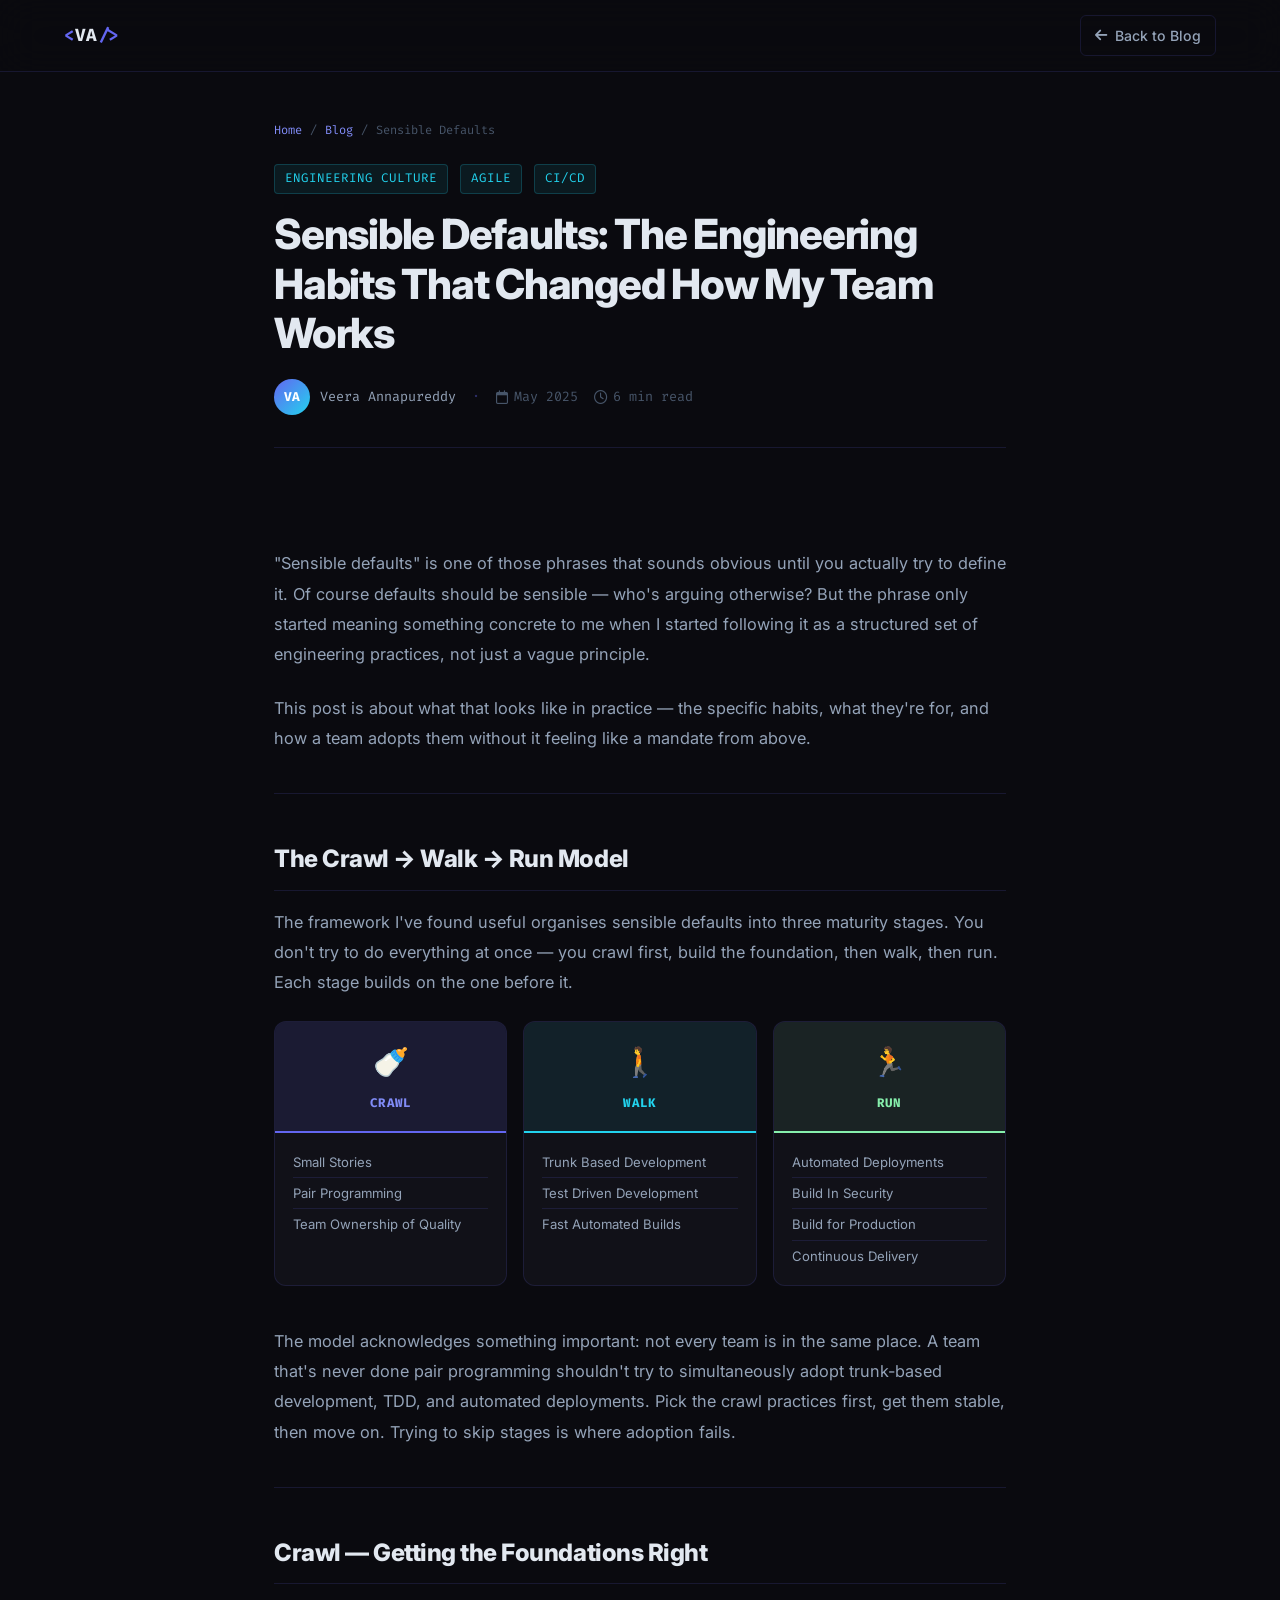
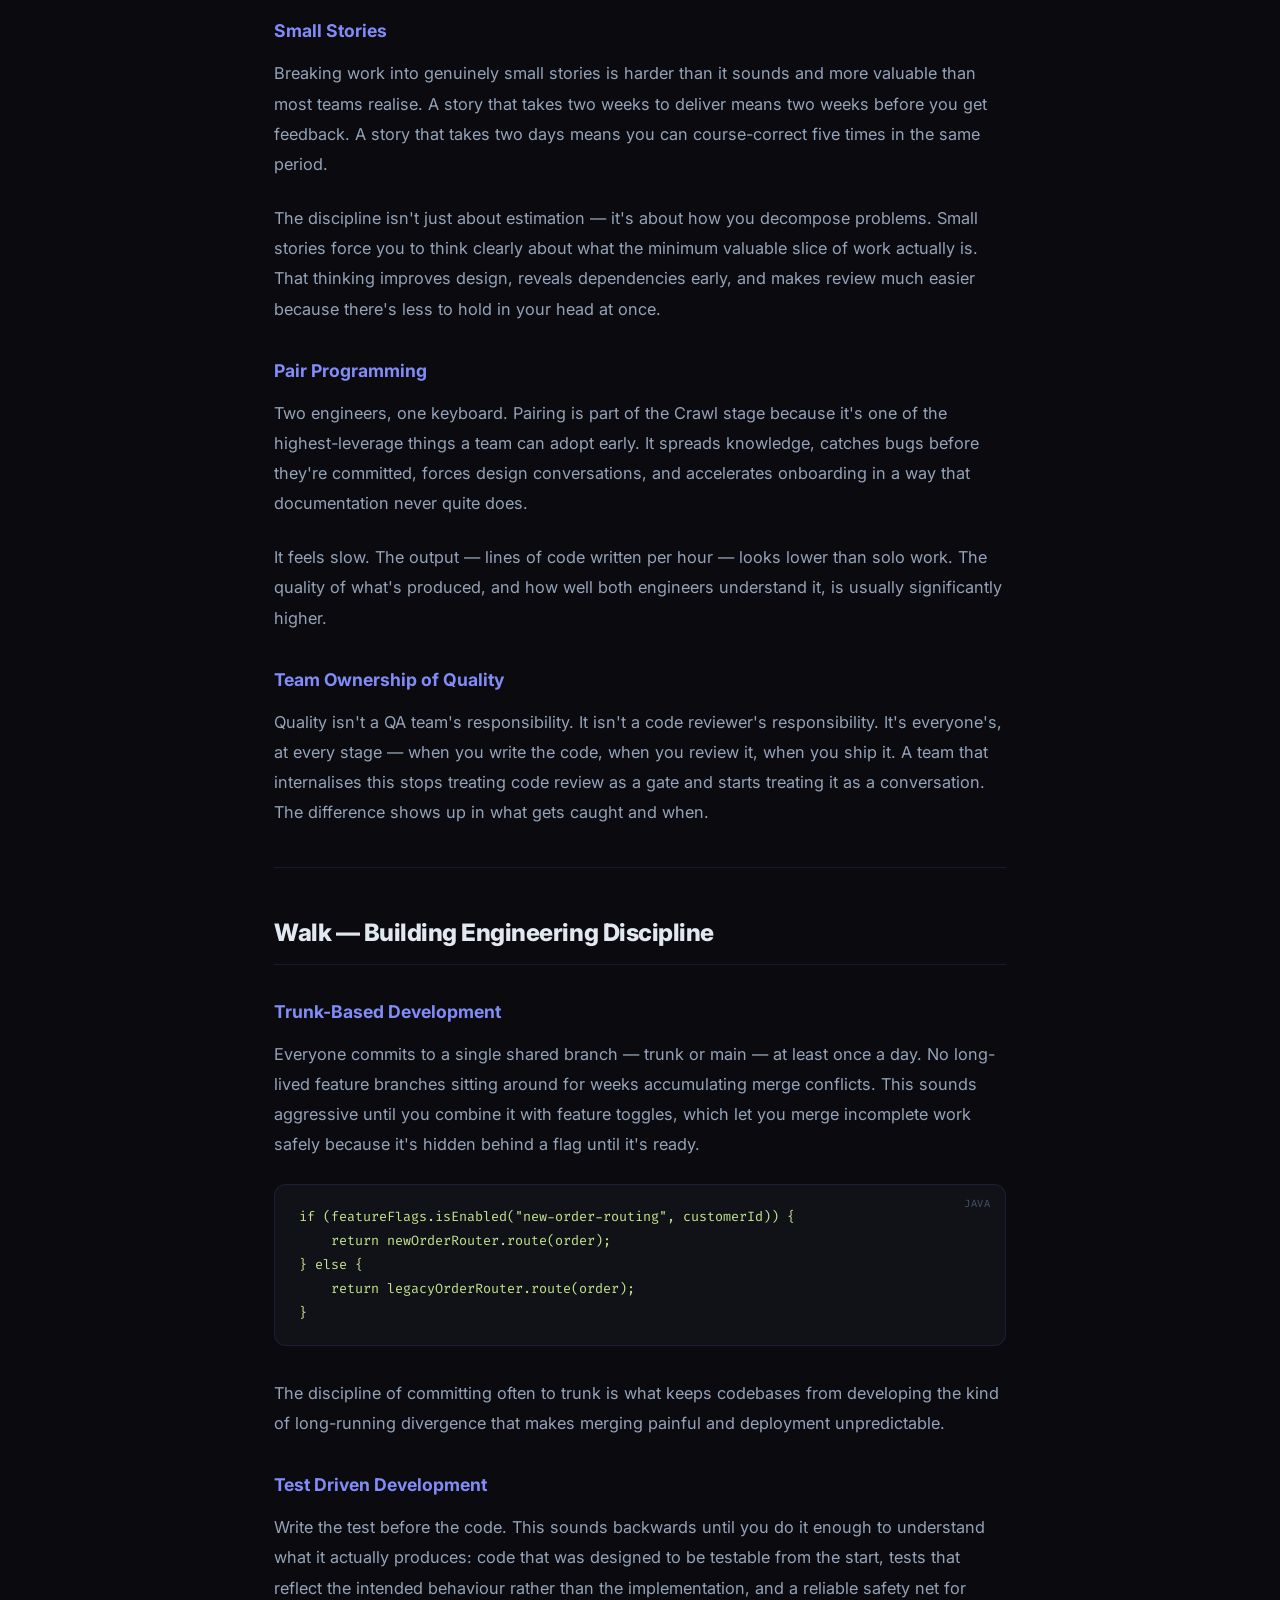
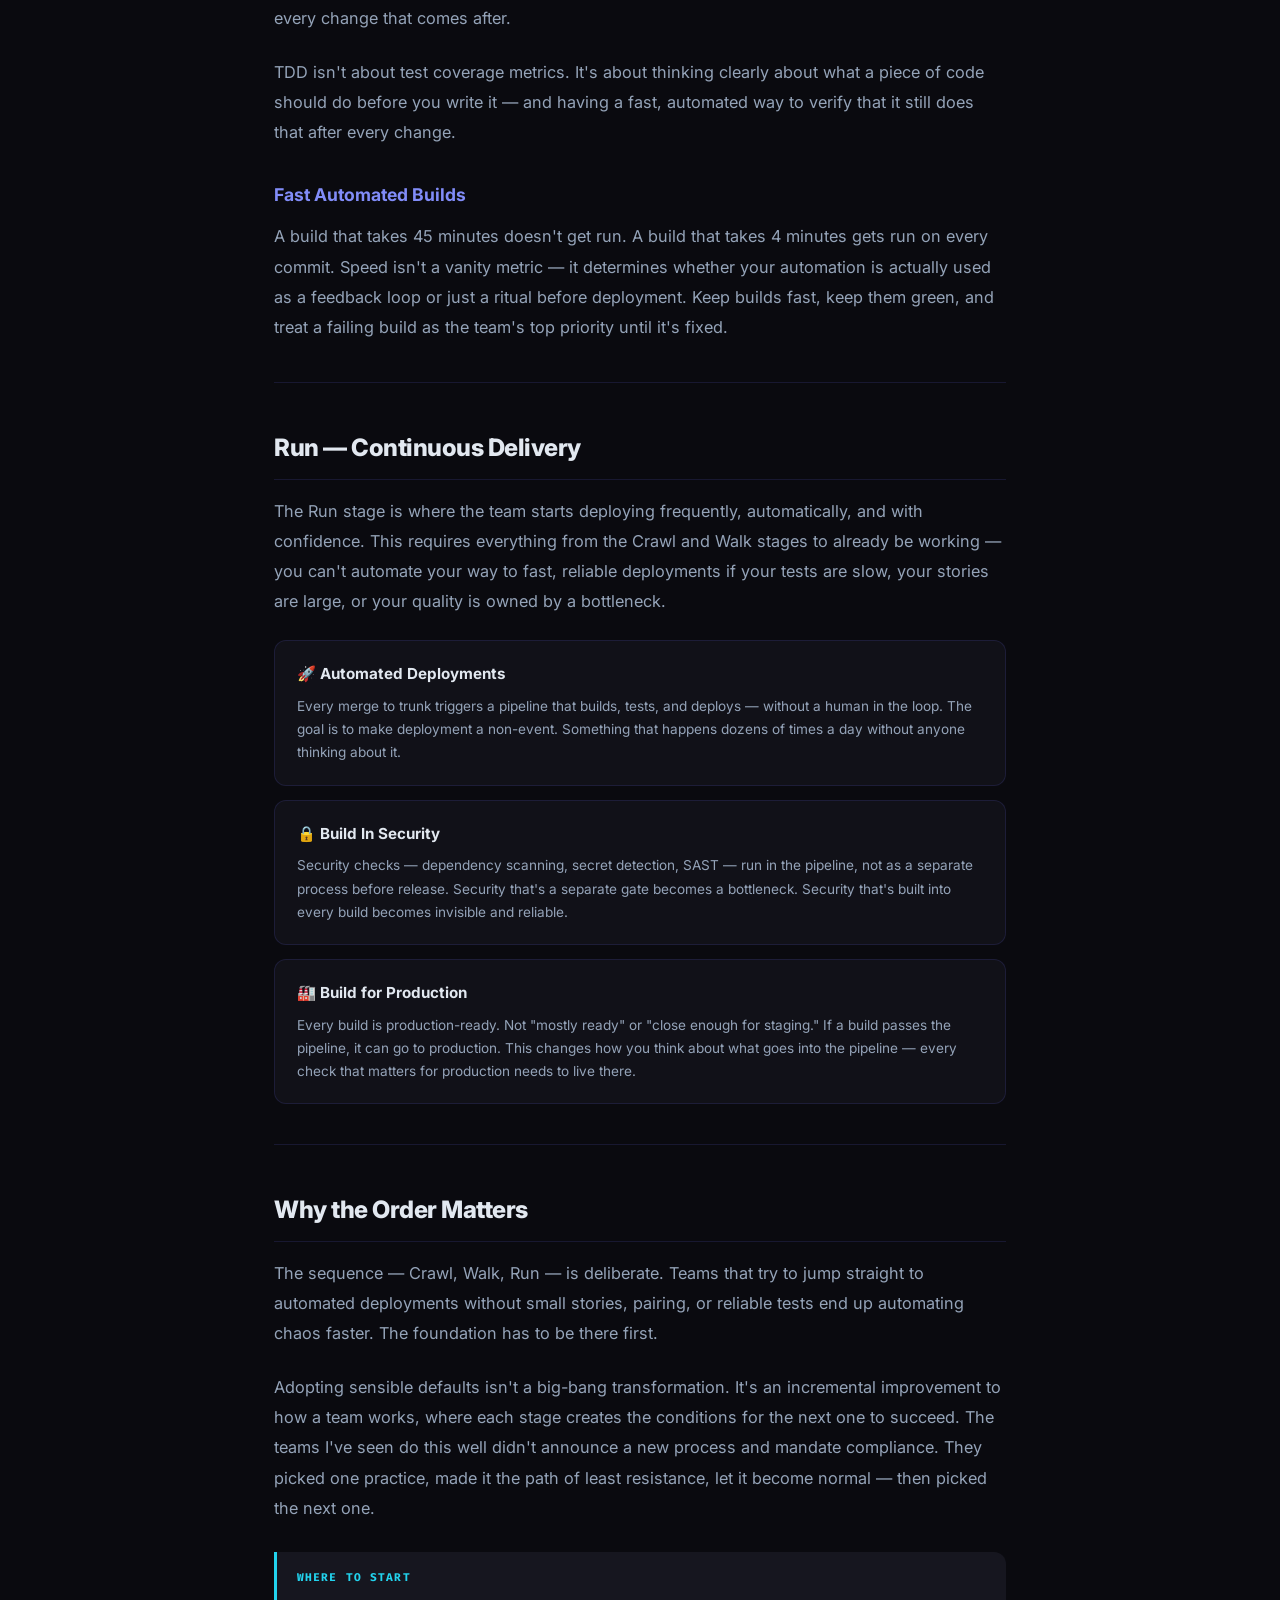
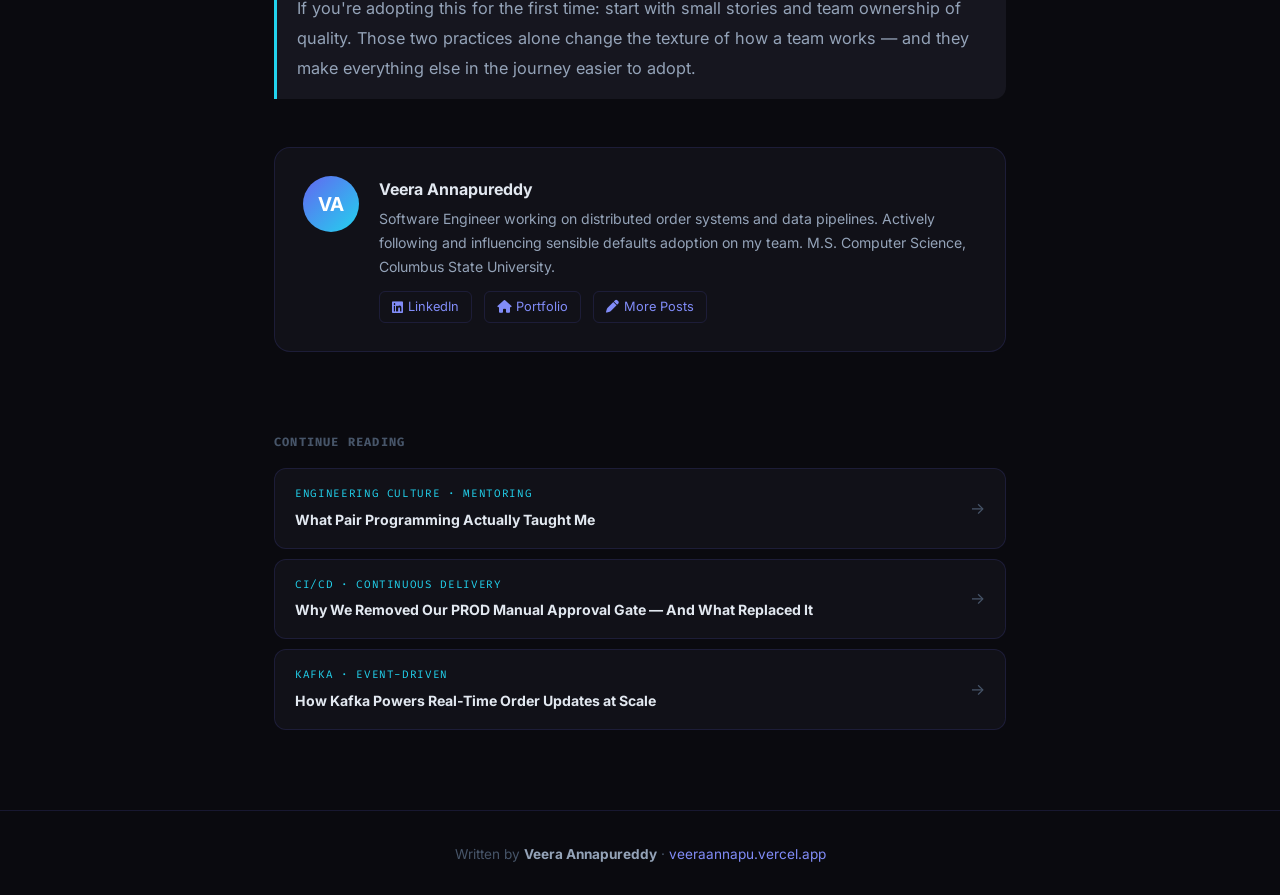
<file: blog/engineering-sensible-defaults.html>
<!DOCTYPE html>
<html lang="en">
<head>
  <meta charset="UTF-8"/>
  <meta name="viewport" content="width=device-width, initial-scale=1.0"/>
  <title>Sensible Defaults: The Engineering Habits That Changed How My Team Works | Veera Annapureddy</title>
  <meta name="description" content="What sensible defaults actually looks like in practice — the Crawl, Walk, Run journey through small stories, pair programming, TDD, trunk-based development, and continuous delivery."/>
  <link rel="preconnect" href="https://fonts.googleapis.com"/>
  <link rel="preconnect" href="https://fonts.gstatic.com" crossorigin/>
  <link href="https://fonts.googleapis.com/css2?family=Inter:wght@300;400;500;600;700;800&family=Fira+Code:wght@400;500&display=swap" rel="stylesheet"/>
  <link rel="stylesheet" href="https://cdnjs.cloudflare.com/ajax/libs/font-awesome/6.5.0/css/all.min.css"/>
  <script async src="https://www.googletagmanager.com/gtag/js?id=G-F1ZBLVLDTH"></script>
  <script>window.dataLayer=window.dataLayer||[];function gtag(){dataLayer.push(arguments);}gtag('js',new Date());gtag('config','G-F1ZBLVLDTH');</script>
  <style>
    :root{--primary:#6366f1;--primary-light:#818cf8;--accent:#22d3ee;--bg:#0a0a0f;--bg-card:#111118;--bg-elevated:#16161f;--border:rgba(99,102,241,0.15);--border-hover:rgba(99,102,241,0.4);--text:#e2e8f0;--text-muted:#94a3b8;--text-dim:#475569;--font-sans:'Inter',system-ui,sans-serif;--font-mono:'Fira Code',monospace;--radius:12px;--shadow-glow:0 0 40px rgba(99,102,241,0.15);--transition:0.3s cubic-bezier(0.4,0,0.2,1);}
    *,*::before,*::after{box-sizing:border-box;margin:0;padding:0;}html{scroll-behavior:smooth;}
    body{font-family:var(--font-sans);background:var(--bg);color:var(--text);line-height:1.7;overflow-x:hidden;}
    a{text-decoration:none;color:inherit;}
    ::-webkit-scrollbar{width:6px;}::-webkit-scrollbar-track{background:var(--bg);}::-webkit-scrollbar-thumb{background:var(--primary);border-radius:99px;}
    .navbar{position:fixed;top:0;left:0;right:0;height:72px;z-index:1000;background:rgba(10,10,15,0.9);backdrop-filter:blur(20px);border-bottom:1px solid var(--border);}
    .nav-container{max-width:1200px;margin:0 auto;padding:0 24px;height:100%;display:flex;align-items:center;justify-content:space-between;}
    .nav-logo{font-family:var(--font-mono);font-size:1.1rem;font-weight:700;color:var(--text);}.nav-logo:hover{color:var(--primary-light);}
    .logo-bracket{color:var(--primary);}
    .nav-back{display:flex;align-items:center;gap:8px;color:var(--text-muted);font-size:0.88rem;font-weight:500;transition:var(--transition);padding:8px 14px;border-radius:6px;border:1px solid var(--border);}
    .nav-back:hover{color:var(--primary-light);border-color:var(--primary);background:rgba(99,102,241,0.08);}
    .post-hero{padding:120px 24px 60px;max-width:780px;margin:0 auto;}
    .post-breadcrumb{display:flex;align-items:center;gap:8px;font-family:var(--font-mono);font-size:0.75rem;color:var(--text-dim);margin-bottom:24px;}
    .post-breadcrumb a{color:var(--primary-light);}.post-breadcrumb a:hover{text-decoration:underline;}
    .post-cat{font-family:var(--font-mono);font-size:0.78rem;color:var(--accent);letter-spacing:0.08em;text-transform:uppercase;margin-bottom:16px;display:flex;gap:12px;flex-wrap:wrap;}
    .post-cat span{background:rgba(34,211,238,0.08);border:1px solid rgba(34,211,238,0.2);padding:3px 10px;border-radius:4px;}
    .post-title{font-size:clamp(1.8rem,4vw,2.6rem);font-weight:800;letter-spacing:-0.03em;line-height:1.2;margin-bottom:20px;}
    .post-meta{display:flex;align-items:center;gap:16px;flex-wrap:wrap;color:var(--text-dim);font-size:0.84rem;font-family:var(--font-mono);margin-bottom:40px;padding-bottom:32px;border-bottom:1px solid var(--border);}
    .post-meta-item{display:flex;align-items:center;gap:6px;}
    .post-author{display:flex;align-items:center;gap:10px;}
    .author-avatar{width:36px;height:36px;border-radius:50%;background:linear-gradient(135deg,var(--primary),var(--accent));display:flex;align-items:center;justify-content:center;font-size:0.8rem;font-weight:700;color:#fff;flex-shrink:0;}
    .post-body{max-width:780px;margin:0 auto;padding:0 24px 80px;}
    .post-body p{color:var(--text-muted);margin-bottom:1.5rem;font-size:1.02rem;line-height:1.85;}
    .post-body h2{font-size:1.5rem;font-weight:800;color:var(--text);margin:2.8rem 0 1rem;letter-spacing:-0.02em;padding-bottom:10px;border-bottom:1px solid var(--border);}
    .post-body h3{font-size:1.1rem;font-weight:700;color:var(--primary-light);margin:2rem 0 0.75rem;}
    .post-body strong{color:var(--text);font-weight:600;}
    .post-body pre{background:var(--bg-card);border:1px solid var(--border);border-radius:var(--radius);padding:20px 24px;overflow-x:auto;margin:1.5rem 0 2rem;position:relative;}
    .post-body pre::before{content:attr(data-lang);position:absolute;top:10px;right:14px;font-family:var(--font-mono);font-size:0.65rem;color:var(--text-dim);text-transform:uppercase;letter-spacing:0.08em;}
    .post-body code{font-family:var(--font-mono);font-size:0.84rem;line-height:1.75;color:#c3e88d;}
    .post-body p code,.post-body li code{background:var(--bg-card);border:1px solid var(--border);color:var(--primary-light);padding:2px 7px;border-radius:4px;font-size:0.84rem;}
    .callout{background:var(--bg-elevated);border-left:3px solid var(--primary);border-radius:0 var(--radius) var(--radius) 0;padding:16px 20px;margin:1.8rem 0;}
    .callout p{margin-bottom:0;color:var(--text-muted);}
    .callout.tip{border-color:var(--accent);}
    .callout-label{font-family:var(--font-mono);font-size:0.7rem;font-weight:700;text-transform:uppercase;letter-spacing:0.1em;margin-bottom:6px;color:var(--primary-light);}
    .callout.tip .callout-label{color:var(--accent);}
    .post-body ul,.post-body ol{color:var(--text-muted);padding-left:1.5rem;margin-bottom:1.5rem;}
    .post-body li{margin-bottom:0.5rem;font-size:1.02rem;line-height:1.75;}
    .post-body li::marker{color:var(--primary);}
    .post-body hr{border:none;border-top:1px solid var(--border);margin:2.5rem 0;}

    /* Crawl Walk Run journey */
    .journey{display:grid;grid-template-columns:1fr 1fr 1fr;gap:16px;margin:1.5rem 0 2.5rem;}
    .journey-col{background:var(--bg-card);border:1px solid var(--border);border-radius:var(--radius);overflow:hidden;}
    .journey-head{padding:16px 18px;text-align:center;}
    .journey-col.crawl .journey-head{background:rgba(99,102,241,0.12);border-bottom:2px solid var(--primary);}
    .journey-col.walk  .journey-head{background:rgba(34,211,238,0.08);border-bottom:2px solid var(--accent);}
    .journey-col.run   .journey-head{background:rgba(134,239,172,0.08);border-bottom:2px solid #86efac;}
    .journey-emoji{font-size:1.8rem;display:block;margin-bottom:6px;}
    .journey-label{font-family:var(--font-mono);font-size:0.78rem;font-weight:700;text-transform:uppercase;letter-spacing:0.1em;}
    .journey-col.crawl .journey-label{color:var(--primary-light);}
    .journey-col.walk  .journey-label{color:var(--accent);}
    .journey-col.run   .journey-label{color:#86efac;}
    .journey-items{padding:14px 18px;}
    .journey-item{font-size:0.82rem;color:var(--text-muted);padding:6px 0;border-bottom:1px solid var(--border);line-height:1.4;}
    .journey-item:last-child{border-bottom:none;}

    /* Default cards */
    .default-block{background:var(--bg-card);border:1px solid var(--border);border-radius:var(--radius);padding:20px 22px;margin-bottom:14px;}
    .default-block-title{font-weight:700;font-size:0.95rem;color:var(--text);margin-bottom:8px;display:flex;align-items:center;gap:8px;}
    .default-block p{margin-bottom:0;font-size:0.85rem;color:var(--text-muted);line-height:1.7;}

    .author-card{background:var(--bg-card);border:1px solid var(--border);border-radius:16px;padding:28px;margin-top:48px;display:flex;gap:20px;align-items:flex-start;}
    .author-card-avatar{width:56px;height:56px;border-radius:50%;background:linear-gradient(135deg,var(--primary),var(--accent));display:flex;align-items:center;justify-content:center;font-size:1.2rem;font-weight:700;color:#fff;flex-shrink:0;}
    .author-card-name{font-weight:700;font-size:1rem;margin-bottom:4px;}
    .author-card-bio{font-size:0.88rem;color:var(--text-muted);line-height:1.7;margin-bottom:12px;}
    .author-links{display:flex;gap:12px;flex-wrap:wrap;}
    .author-link{font-size:0.8rem;color:var(--primary-light);display:flex;align-items:center;gap:5px;border:1px solid var(--border);padding:4px 12px;border-radius:6px;transition:var(--transition);}
    .author-link:hover{border-color:var(--primary);background:rgba(99,102,241,0.08);}
    .more-posts{max-width:780px;margin:0 auto;padding:0 24px 80px;}
    .more-title{font-family:var(--font-mono);font-size:0.75rem;font-weight:700;text-transform:uppercase;letter-spacing:0.1em;color:var(--text-dim);margin-bottom:16px;}
    .more-grid{display:flex;flex-direction:column;gap:10px;}
    .more-card{background:var(--bg-card);border:1px solid var(--border);border-radius:var(--radius);padding:16px 20px;display:flex;justify-content:space-between;align-items:center;gap:16px;transition:var(--transition);}
    .more-card:hover{border-color:var(--border-hover);box-shadow:var(--shadow-glow);}
    .more-card-cat{font-family:var(--font-mono);font-size:0.68rem;color:var(--accent);text-transform:uppercase;letter-spacing:0.06em;margin-bottom:4px;}
    .more-card-title{font-size:0.88rem;font-weight:700;color:var(--text);}
    .more-card-arrow{color:var(--text-dim);font-size:1rem;flex-shrink:0;transition:var(--transition);}
    .more-card:hover .more-card-arrow{color:var(--primary-light);transform:translateX(4px);}
    .footer{background:var(--bg);border-top:1px solid var(--border);padding:32px 24px;text-align:center;}
    .footer-text{font-size:0.85rem;color:var(--text-dim);}
    .footer-text strong{color:var(--text-muted);}
    @media(max-width:700px){.journey{grid-template-columns:1fr;}.post-hero{padding:100px 18px 40px;}.post-body{padding:0 18px 60px;}.author-card{flex-direction:column;}}
  </style>
</head>
<body>

<nav class="navbar">
  <div class="nav-container">
    <a href="../index.html" class="nav-logo"><span class="logo-bracket">&lt;</span>VA<span class="logo-bracket">/&gt;</span></a>
    <a href="../index.html#blog" class="nav-back"><i class="fas fa-arrow-left"></i> Back to Blog</a>
  </div>
</nav>

<div class="post-hero">
  <div class="post-breadcrumb">
    <a href="../index.html">Home</a> <span>/</span>
    <a href="../index.html#blog">Blog</a> <span>/</span>
    <span>Sensible Defaults</span>
  </div>
  <div class="post-cat">
    <span>Engineering Culture</span><span>Agile</span><span>CI/CD</span>
  </div>
  <h1 class="post-title">Sensible Defaults: The Engineering Habits That Changed How My Team Works</h1>
  <div class="post-meta">
    <div class="post-author"><div class="author-avatar">VA</div><span style="color:var(--text-muted);">Veera Annapureddy</span></div>
    <span style="color:var(--border-hover);">·</span>
    <div class="post-meta-item"><i class="far fa-calendar"></i> May 2025</div>
    <div class="post-meta-item"><i class="far fa-clock"></i> 6 min read</div>
  </div>
</div>

<article class="post-body">

<p>"Sensible defaults" is one of those phrases that sounds obvious until you actually try to define it. Of course defaults should be sensible — who's arguing otherwise? But the phrase only started meaning something concrete to me when I started following it as a structured set of engineering practices, not just a vague principle.</p>

<p>This post is about what that looks like in practice — the specific habits, what they're for, and how a team adopts them without it feeling like a mandate from above.</p>

<hr/>

<h2>The Crawl → Walk → Run Model</h2>

<p>The framework I've found useful organises sensible defaults into three maturity stages. You don't try to do everything at once — you crawl first, build the foundation, then walk, then run. Each stage builds on the one before it.</p>

<div class="journey">
  <div class="journey-col crawl">
    <div class="journey-head">
      <span class="journey-emoji">🍼</span>
      <div class="journey-label">Crawl</div>
    </div>
    <div class="journey-items">
      <div class="journey-item">Small Stories</div>
      <div class="journey-item">Pair Programming</div>
      <div class="journey-item">Team Ownership of Quality</div>
    </div>
  </div>
  <div class="journey-col walk">
    <div class="journey-head">
      <span class="journey-emoji">🚶</span>
      <div class="journey-label">Walk</div>
    </div>
    <div class="journey-items">
      <div class="journey-item">Trunk Based Development</div>
      <div class="journey-item">Test Driven Development</div>
      <div class="journey-item">Fast Automated Builds</div>
    </div>
  </div>
  <div class="journey-col run">
    <div class="journey-head">
      <span class="journey-emoji">🏃</span>
      <div class="journey-label">Run</div>
    </div>
    <div class="journey-items">
      <div class="journey-item">Automated Deployments</div>
      <div class="journey-item">Build In Security</div>
      <div class="journey-item">Build for Production</div>
      <div class="journey-item">Continuous Delivery</div>
    </div>
  </div>
</div>

<p>The model acknowledges something important: not every team is in the same place. A team that's never done pair programming shouldn't try to simultaneously adopt trunk-based development, TDD, and automated deployments. Pick the crawl practices first, get them stable, then move on. Trying to skip stages is where adoption fails.</p>

<hr/>

<h2>Crawl — Getting the Foundations Right</h2>

<h3>Small Stories</h3>
<p>Breaking work into genuinely small stories is harder than it sounds and more valuable than most teams realise. A story that takes two weeks to deliver means two weeks before you get feedback. A story that takes two days means you can course-correct five times in the same period.</p>

<p>The discipline isn't just about estimation — it's about how you decompose problems. Small stories force you to think clearly about what the minimum valuable slice of work actually is. That thinking improves design, reveals dependencies early, and makes review much easier because there's less to hold in your head at once.</p>

<h3>Pair Programming</h3>
<p>Two engineers, one keyboard. Pairing is part of the Crawl stage because it's one of the highest-leverage things a team can adopt early. It spreads knowledge, catches bugs before they're committed, forces design conversations, and accelerates onboarding in a way that documentation never quite does.</p>

<p>It feels slow. The output — lines of code written per hour — looks lower than solo work. The quality of what's produced, and how well both engineers understand it, is usually significantly higher.</p>

<h3>Team Ownership of Quality</h3>
<p>Quality isn't a QA team's responsibility. It isn't a code reviewer's responsibility. It's everyone's, at every stage — when you write the code, when you review it, when you ship it. A team that internalises this stops treating code review as a gate and starts treating it as a conversation. The difference shows up in what gets caught and when.</p>

<hr/>

<h2>Walk — Building Engineering Discipline</h2>

<h3>Trunk-Based Development</h3>
<p>Everyone commits to a single shared branch — trunk or main — at least once a day. No long-lived feature branches sitting around for weeks accumulating merge conflicts. This sounds aggressive until you combine it with feature toggles, which let you merge incomplete work safely because it's hidden behind a flag until it's ready.</p>

<pre data-lang="Java"><code>if (featureFlags.isEnabled("new-order-routing", customerId)) {
    return newOrderRouter.route(order);
} else {
    return legacyOrderRouter.route(order);
}</code></pre>

<p>The discipline of committing often to trunk is what keeps codebases from developing the kind of long-running divergence that makes merging painful and deployment unpredictable.</p>

<h3>Test Driven Development</h3>
<p>Write the test before the code. This sounds backwards until you do it enough to understand what it actually produces: code that was designed to be testable from the start, tests that reflect the intended behaviour rather than the implementation, and a reliable safety net for every change that comes after.</p>

<p>TDD isn't about test coverage metrics. It's about thinking clearly about what a piece of code should do before you write it — and having a fast, automated way to verify that it still does that after every change.</p>

<h3>Fast Automated Builds</h3>
<p>A build that takes 45 minutes doesn't get run. A build that takes 4 minutes gets run on every commit. Speed isn't a vanity metric — it determines whether your automation is actually used as a feedback loop or just a ritual before deployment. Keep builds fast, keep them green, and treat a failing build as the team's top priority until it's fixed.</p>

<hr/>

<h2>Run — Continuous Delivery</h2>

<p>The Run stage is where the team starts deploying frequently, automatically, and with confidence. This requires everything from the Crawl and Walk stages to already be working — you can't automate your way to fast, reliable deployments if your tests are slow, your stories are large, or your quality is owned by a bottleneck.</p>

<div class="default-block">
  <div class="default-block-title">🚀 Automated Deployments</div>
  <p>Every merge to trunk triggers a pipeline that builds, tests, and deploys — without a human in the loop. The goal is to make deployment a non-event. Something that happens dozens of times a day without anyone thinking about it.</p>
</div>

<div class="default-block">
  <div class="default-block-title">🔒 Build In Security</div>
  <p>Security checks — dependency scanning, secret detection, SAST — run in the pipeline, not as a separate process before release. Security that's a separate gate becomes a bottleneck. Security that's built into every build becomes invisible and reliable.</p>
</div>

<div class="default-block">
  <div class="default-block-title">🏭 Build for Production</div>
  <p>Every build is production-ready. Not "mostly ready" or "close enough for staging." If a build passes the pipeline, it can go to production. This changes how you think about what goes into the pipeline — every check that matters for production needs to live there.</p>
</div>

<hr/>

<h2>Why the Order Matters</h2>

<p>The sequence — Crawl, Walk, Run — is deliberate. Teams that try to jump straight to automated deployments without small stories, pairing, or reliable tests end up automating chaos faster. The foundation has to be there first.</p>

<p>Adopting sensible defaults isn't a big-bang transformation. It's an incremental improvement to how a team works, where each stage creates the conditions for the next one to succeed. The teams I've seen do this well didn't announce a new process and mandate compliance. They picked one practice, made it the path of least resistance, let it become normal — then picked the next one.</p>

<div class="callout tip">
  <div class="callout-label">Where to start</div>
  <p>If you're adopting this for the first time: start with small stories and team ownership of quality. Those two practices alone change the texture of how a team works — and they make everything else in the journey easier to adopt.</p>
</div>

<div class="author-card">
  <div class="author-card-avatar">VA</div>
  <div>
    <div class="author-card-name">Veera Annapureddy</div>
    <div class="author-card-bio">Software Engineer working on distributed order systems and data pipelines. Actively following and influencing sensible defaults adoption on my team. M.S. Computer Science, Columbus State University.</div>
    <div class="author-links">
      <a class="author-link" href="https://linkedin.com/in/veeraannapureddy" target="_blank"><i class="fab fa-linkedin"></i> LinkedIn</a>
      <a class="author-link" href="../index.html"><i class="fas fa-home"></i> Portfolio</a>
      <a class="author-link" href="../index.html#blog"><i class="fas fa-pen"></i> More Posts</a>
    </div>
  </div>
</div>
</article>

<div class="more-posts">
  <div class="more-title">Continue Reading</div>
  <div class="more-grid">
    <a class="more-card" href="what-pair-programming-actually-taught-me.html">
      <div><div class="more-card-cat">Engineering Culture · Mentoring</div><div class="more-card-title">What Pair Programming Actually Taught Me</div></div>
      <span class="more-card-arrow">→</span>
    </a>
    <a class="more-card" href="removing-prod-approval-gates.html">
      <div><div class="more-card-cat">CI/CD · Continuous Delivery</div><div class="more-card-title">Why We Removed Our PROD Manual Approval Gate — And What Replaced It</div></div>
      <span class="more-card-arrow">→</span>
    </a>
    <a class="more-card" href="kafka-real-time-order-updates.html">
      <div><div class="more-card-cat">Kafka · Event-Driven</div><div class="more-card-title">How Kafka Powers Real-Time Order Updates at Scale</div></div>
      <span class="more-card-arrow">→</span>
    </a>
  </div>
</div>

<footer class="footer">
  <p class="footer-text">Written by <strong>Veera Annapureddy</strong> · <a href="../index.html" style="color:var(--primary-light)">veeraannapu.vercel.app</a></p>
</footer>
</body>
</html>
</file>
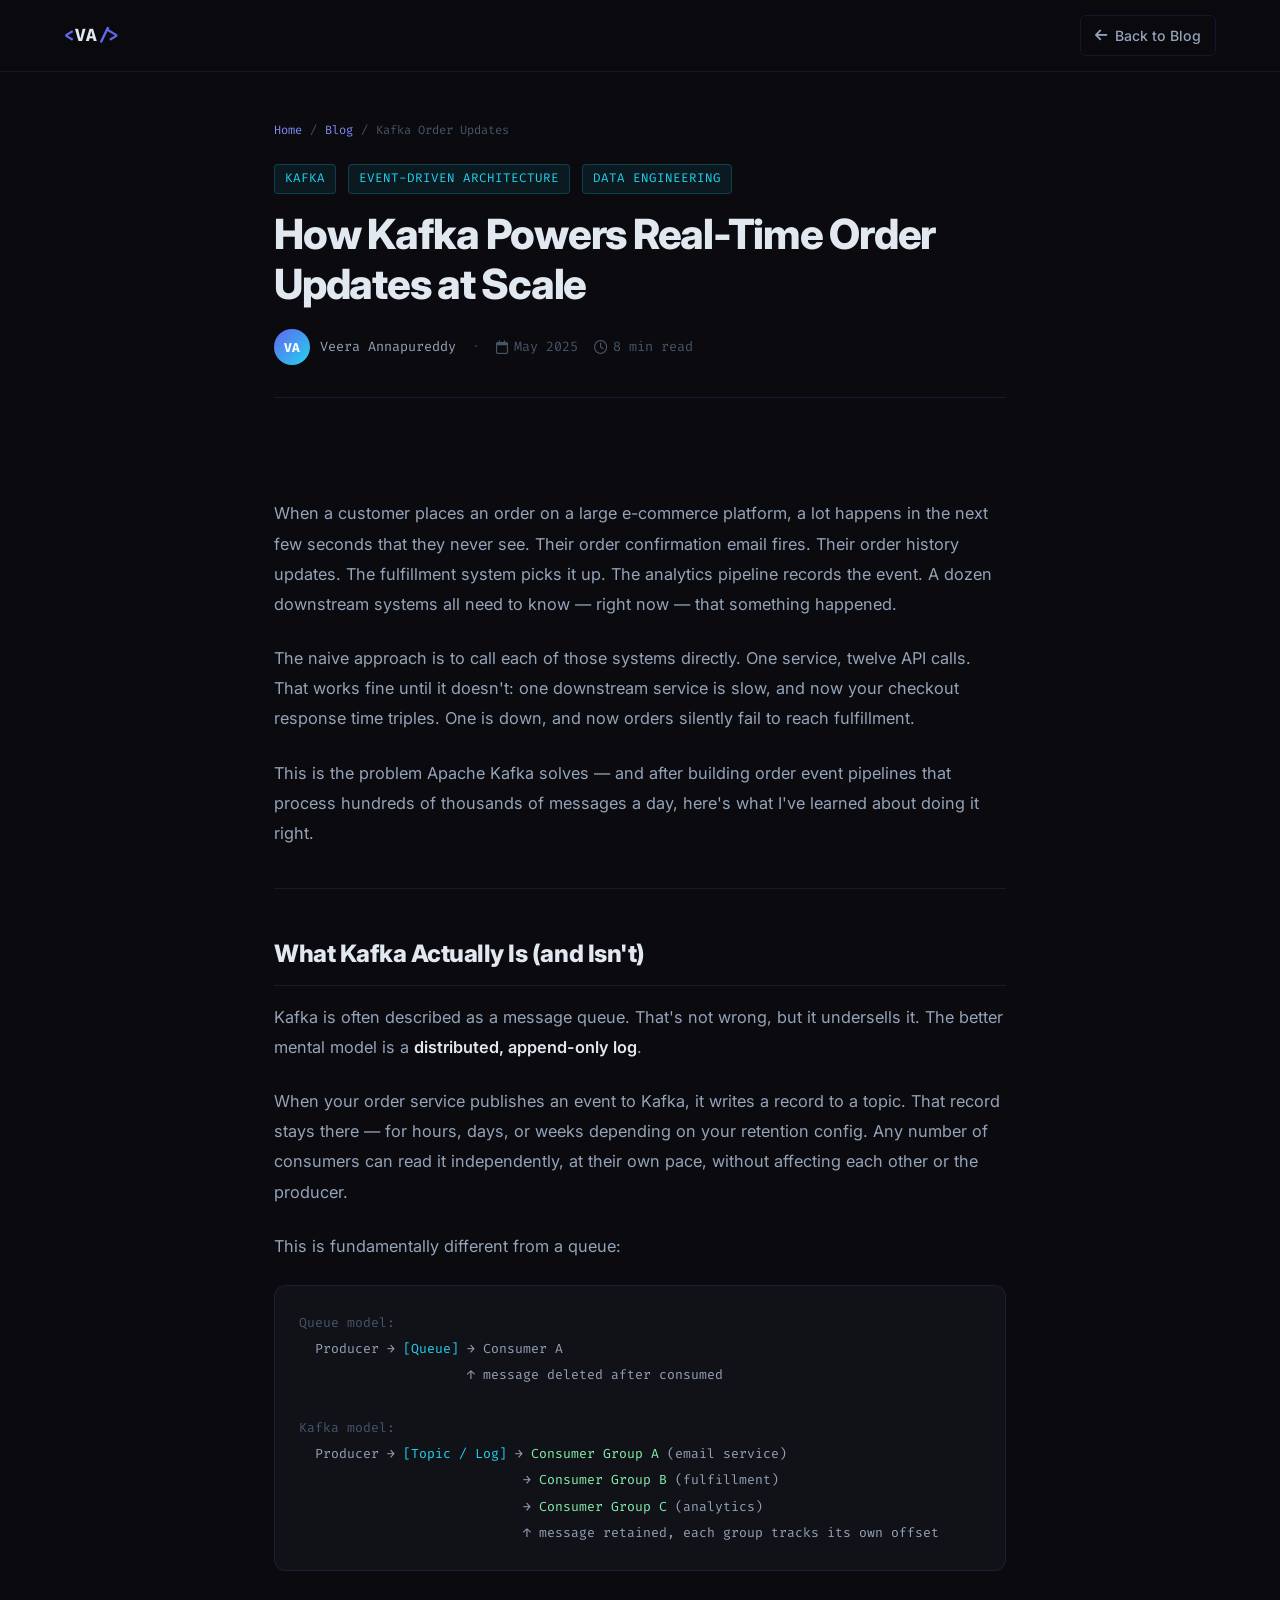
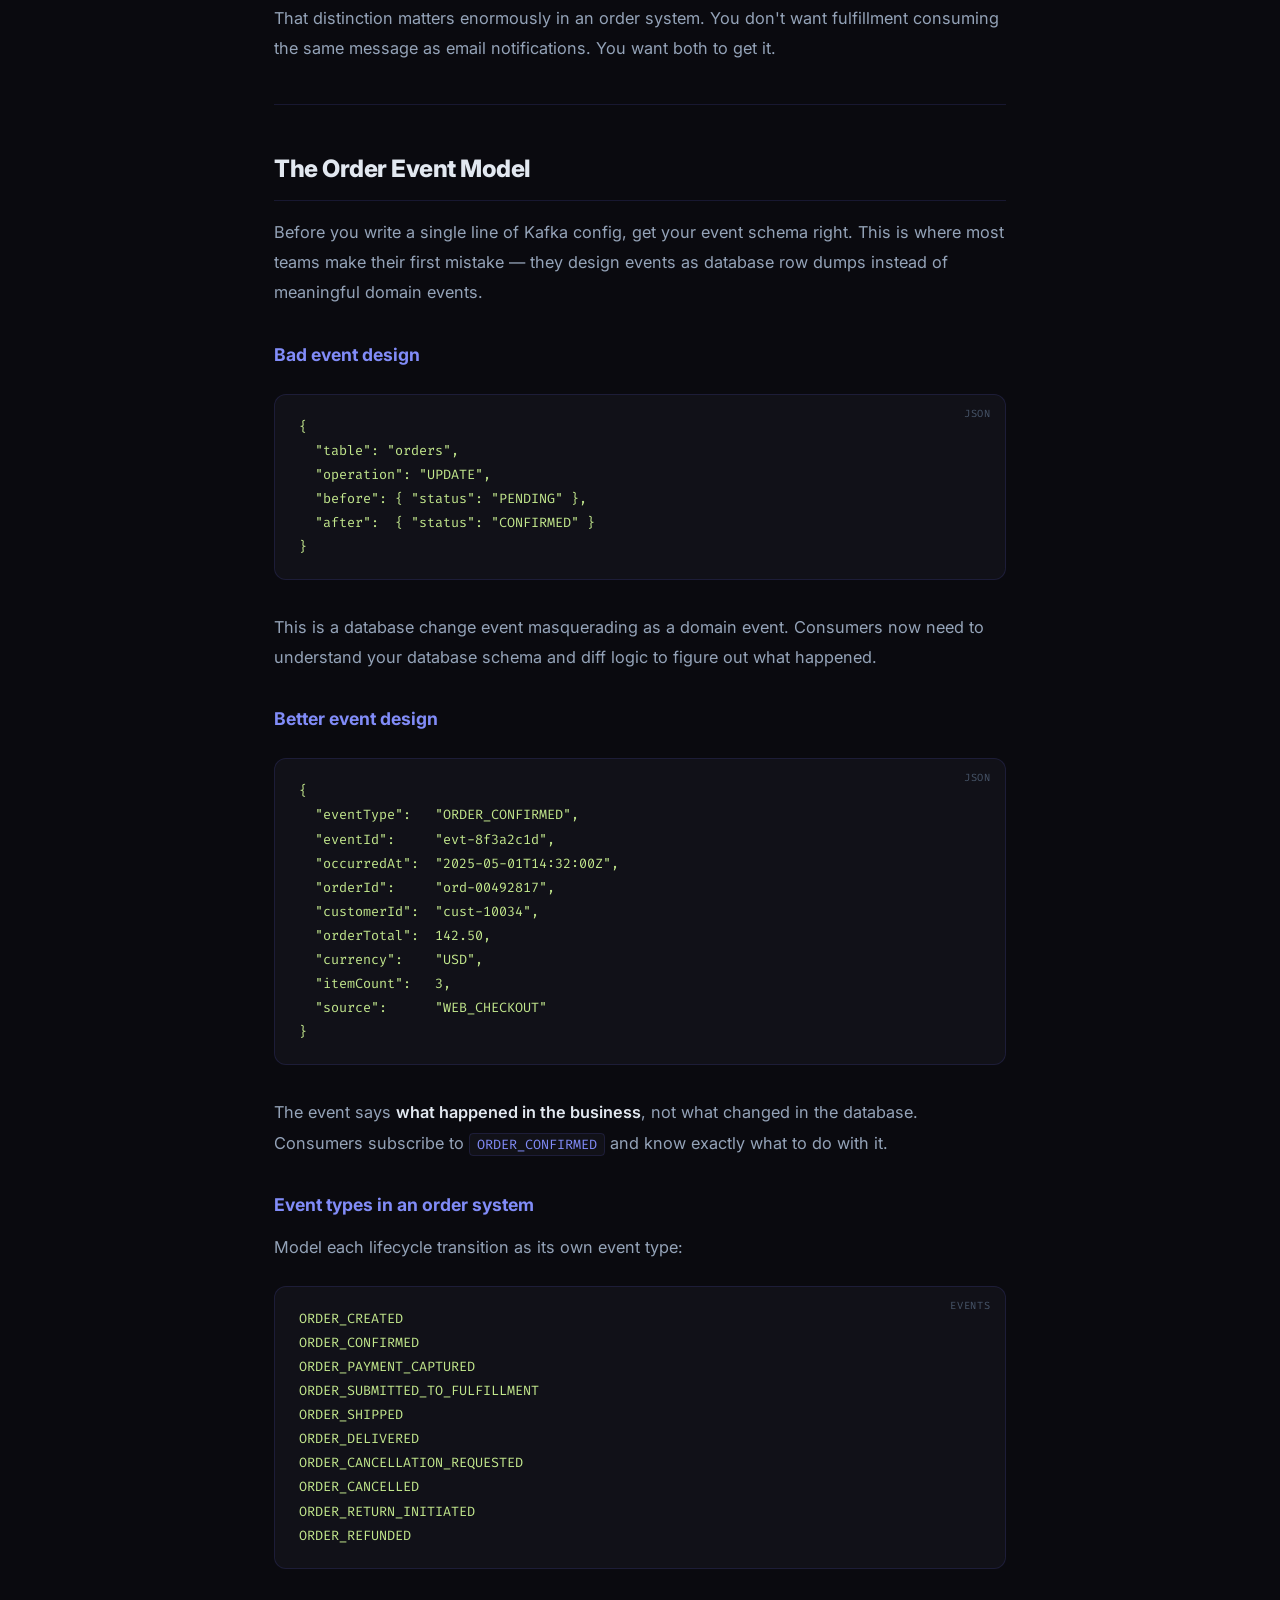
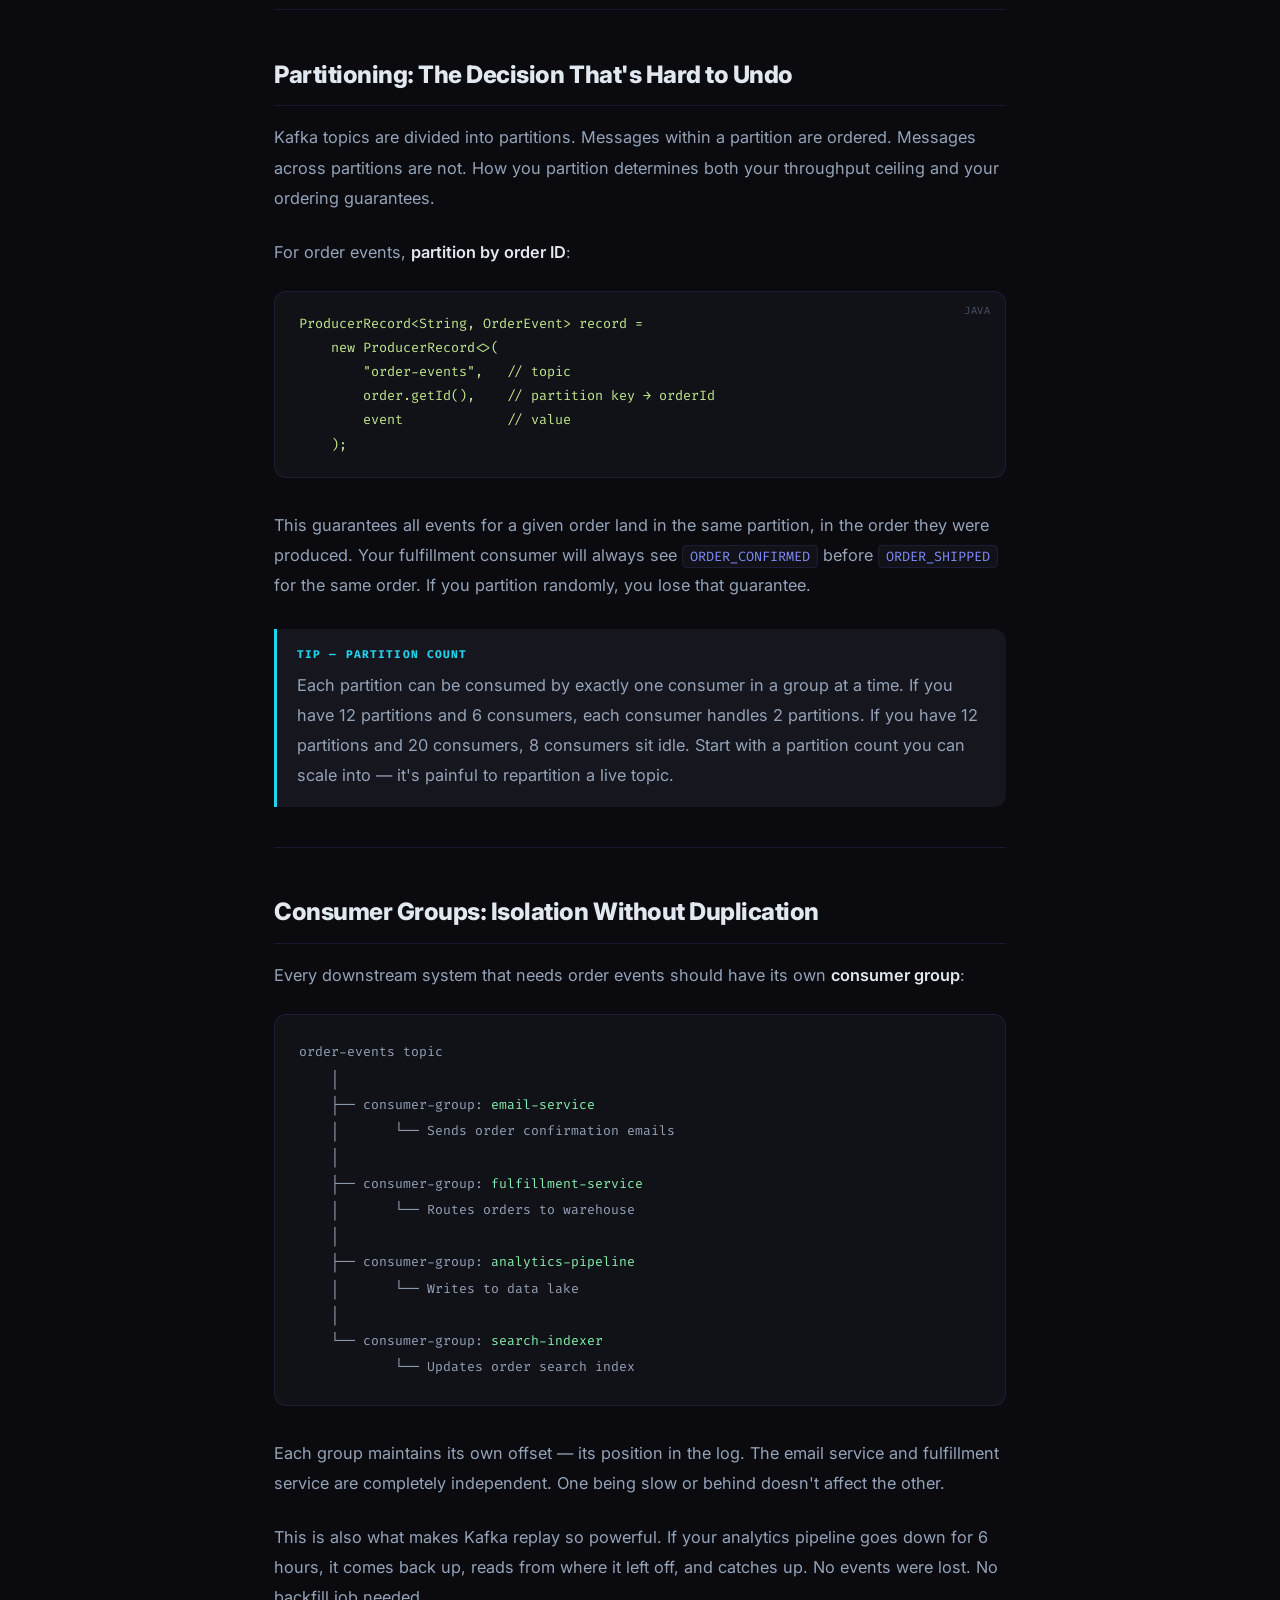
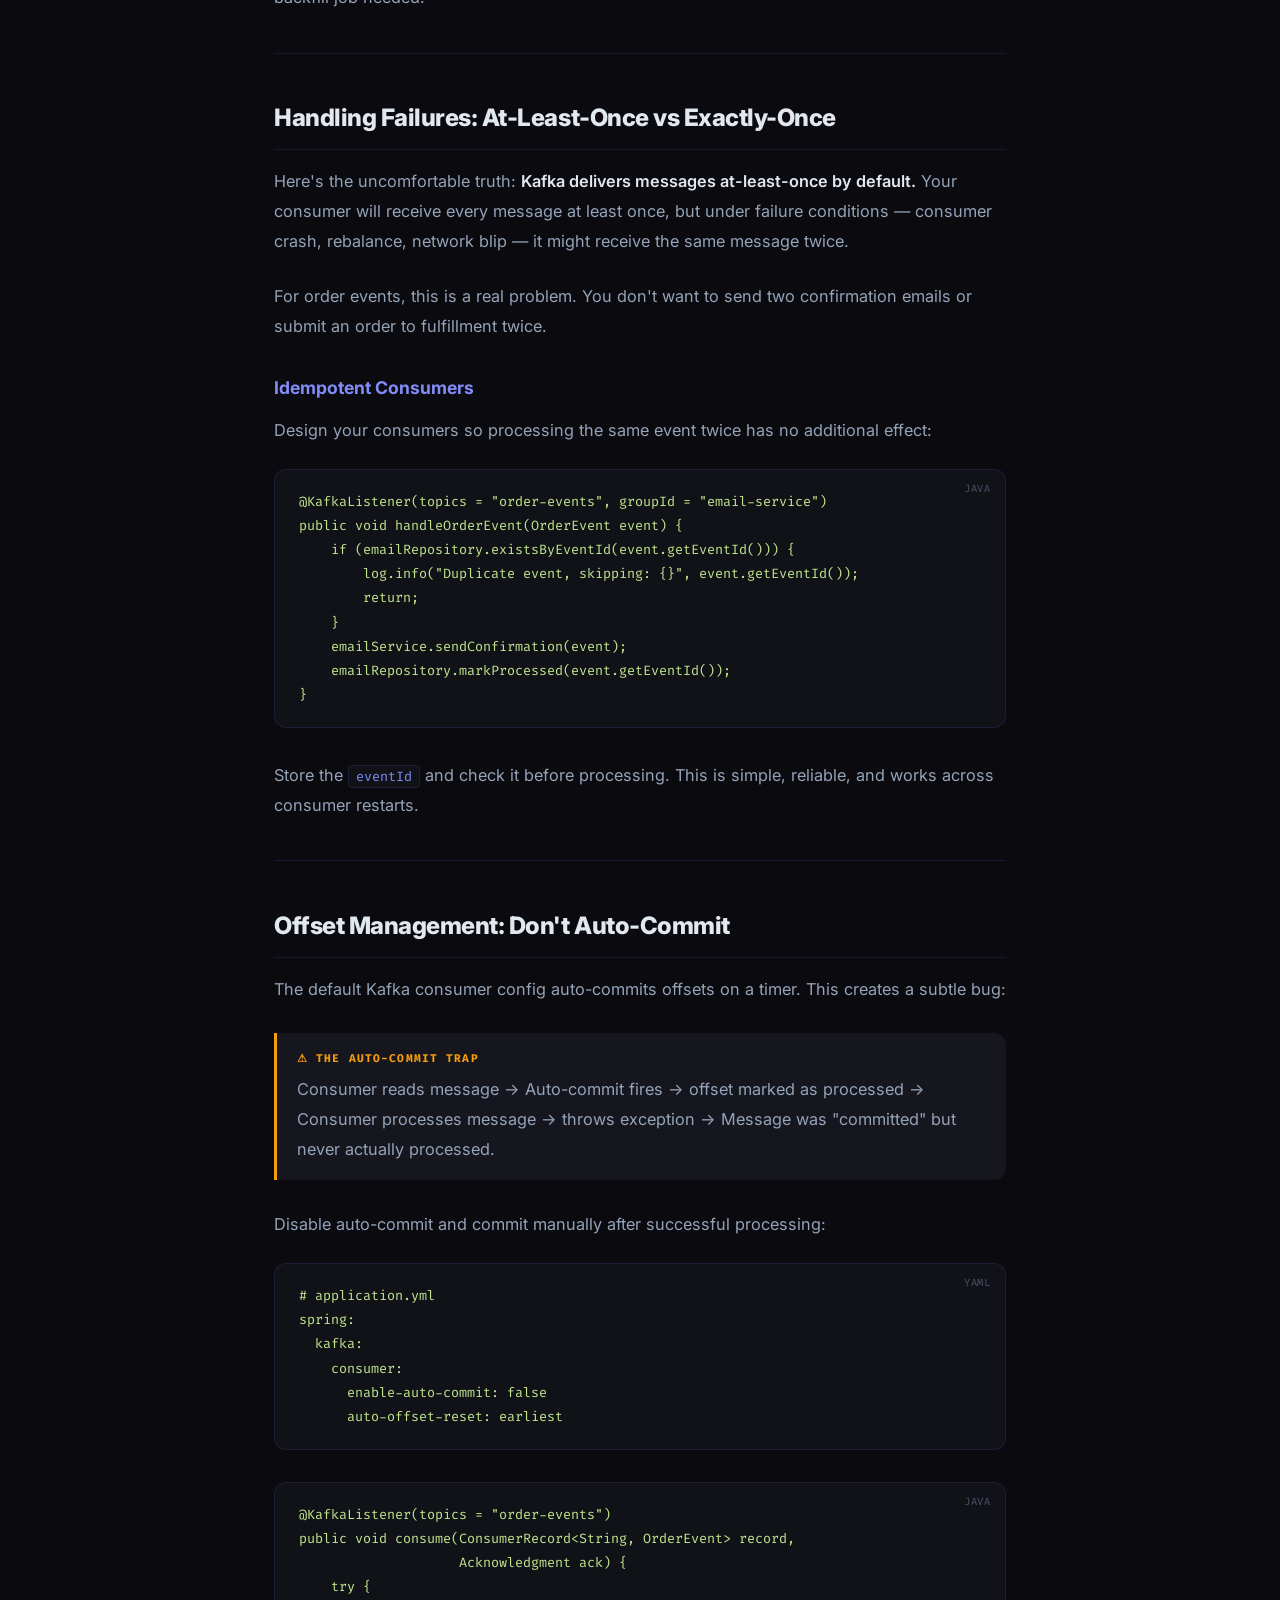
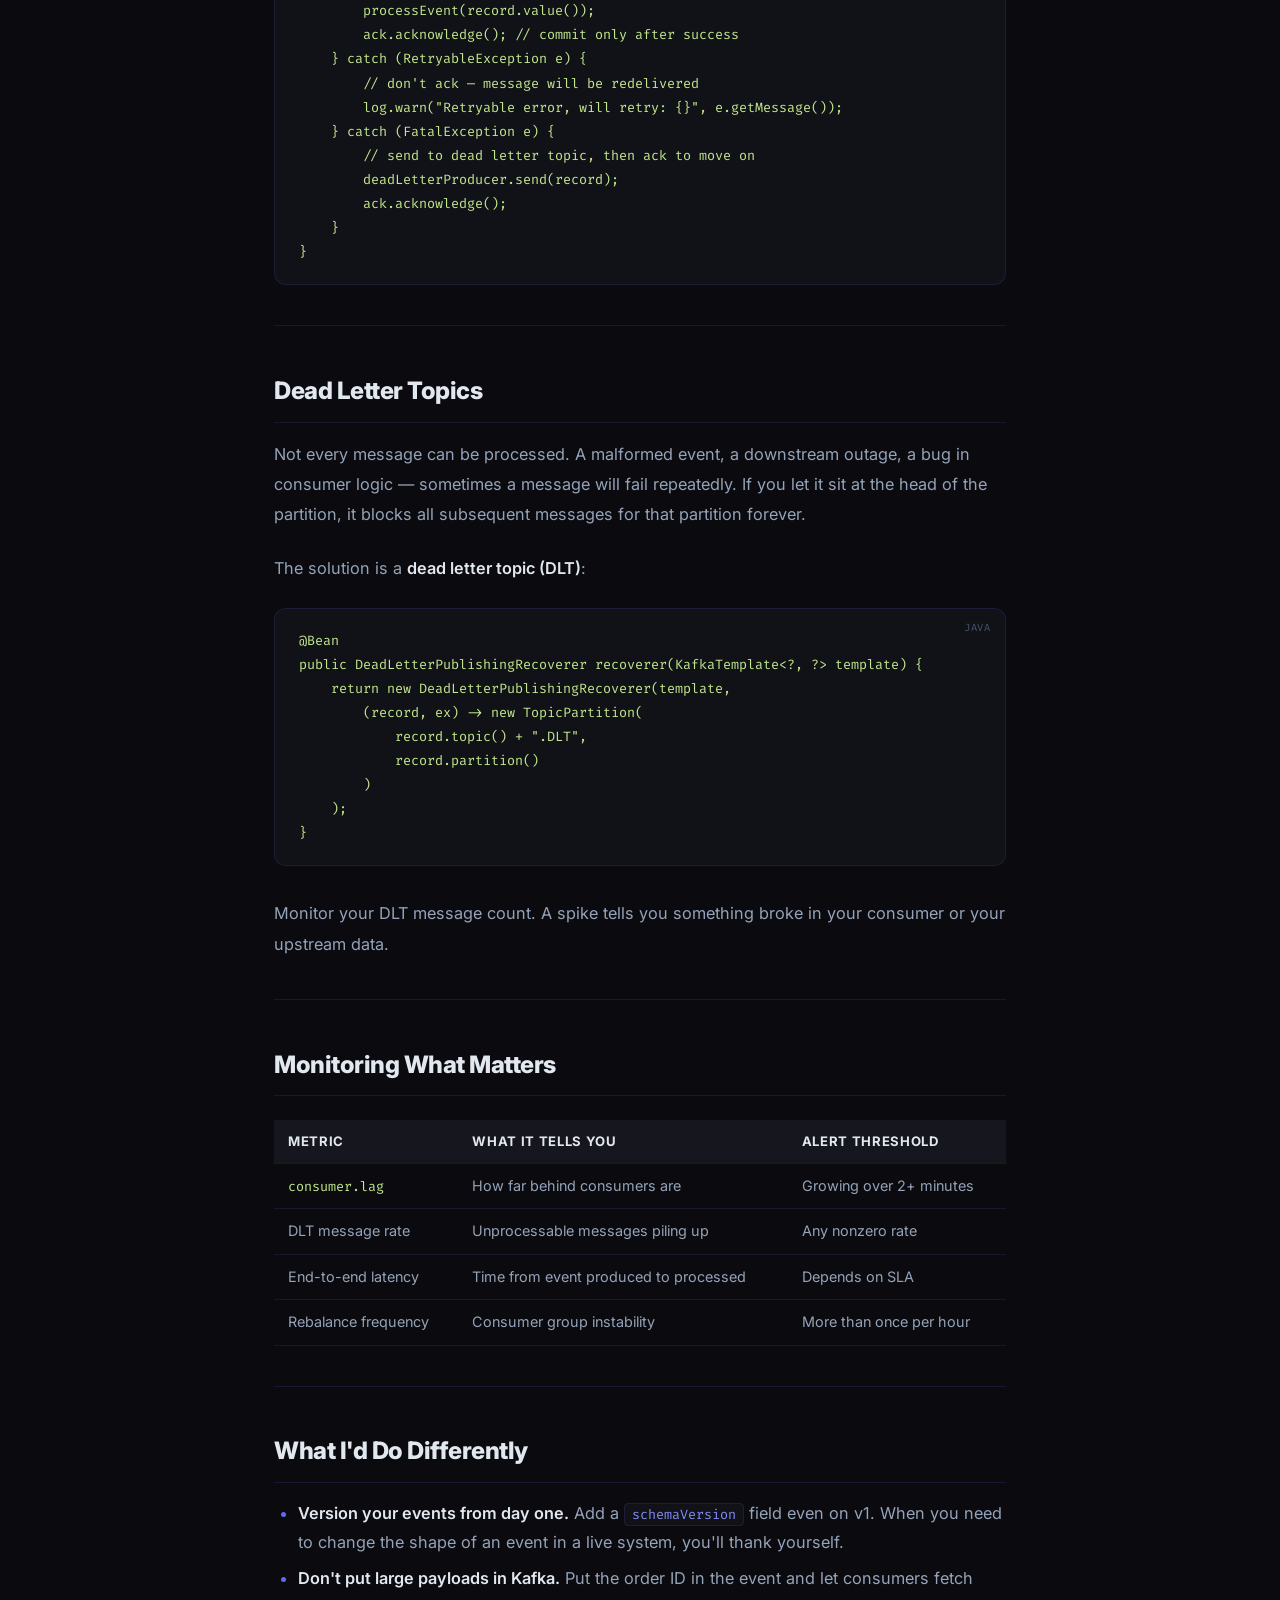
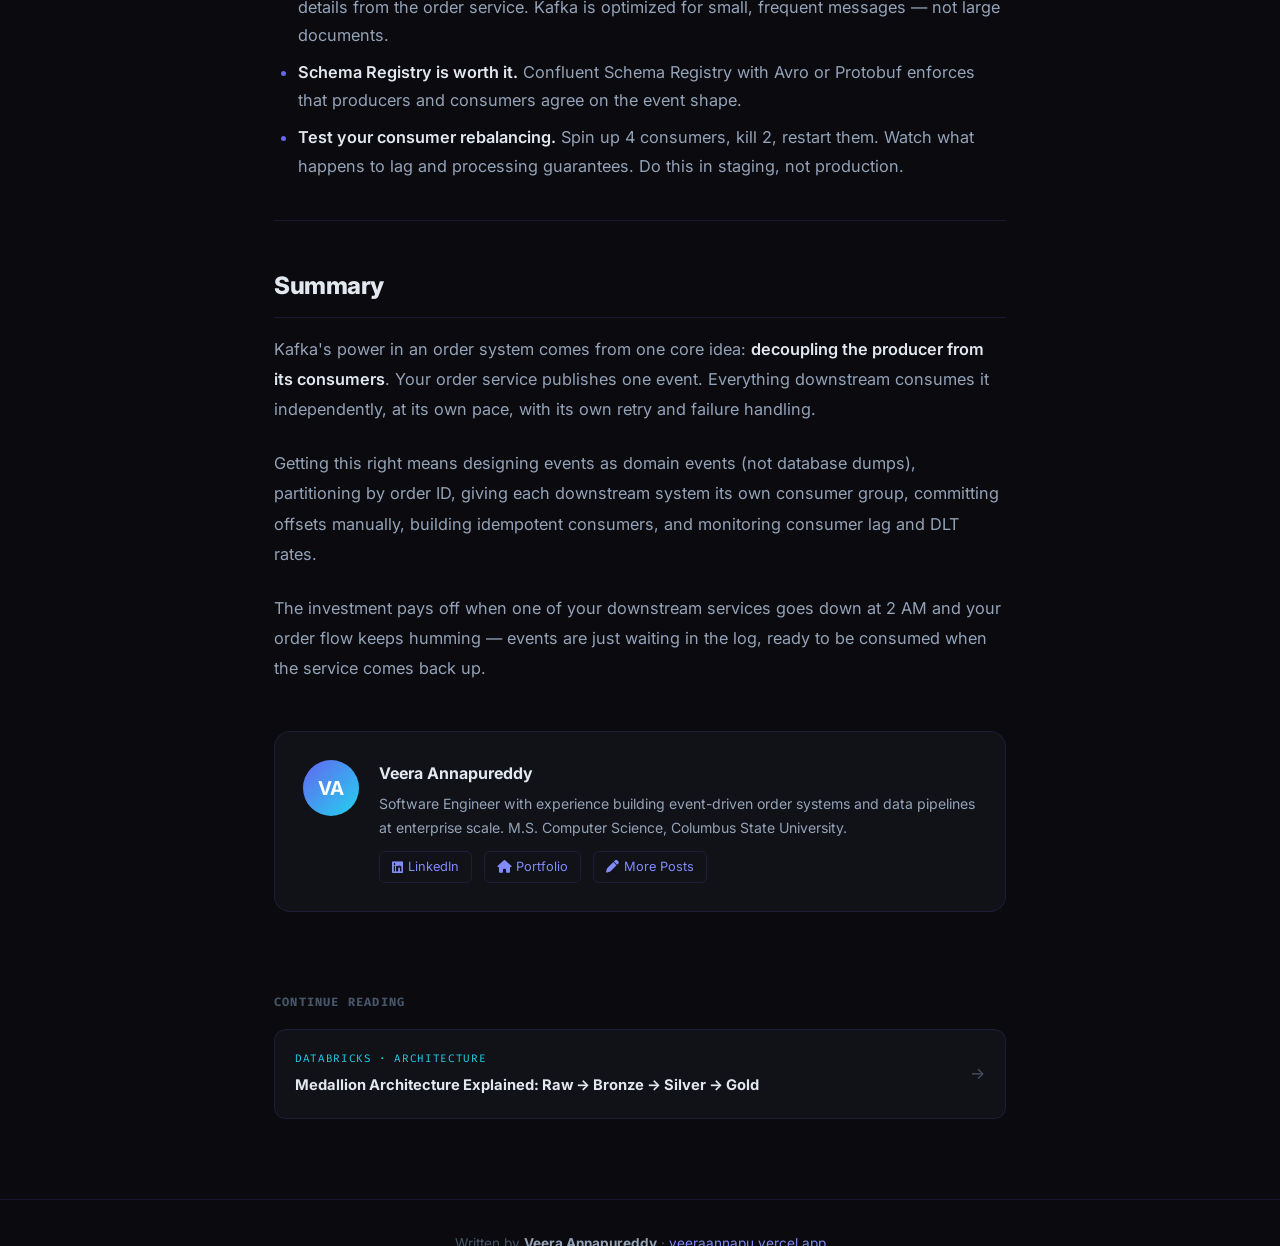
<file: blog/kafka-real-time-order-updates.html>
<!DOCTYPE html>
<html lang="en">
<head>
  <meta charset="UTF-8"/>
  <meta name="viewport" content="width=device-width, initial-scale=1.0"/>
  <title>How Kafka Powers Real-Time Order Updates at Scale | Veera Annapureddy</title>
  <meta name="description" content="A practical look at streaming order events through Kafka — event design, consumer groups, at-least-once delivery, dead letter topics, and lessons from production."/>
  <link rel="preconnect" href="https://fonts.googleapis.com"/>
  <link rel="preconnect" href="https://fonts.gstatic.com" crossorigin/>
  <link href="https://fonts.googleapis.com/css2?family=Inter:wght@300;400;500;600;700;800&family=Fira+Code:wght@400;500&display=swap" rel="stylesheet"/>
  <link rel="stylesheet" href="https://cdnjs.cloudflare.com/ajax/libs/font-awesome/6.5.0/css/all.min.css"/>

  <!-- Google Analytics -->
  <script async src="https://www.googletagmanager.com/gtag/js?id=G-F1ZBLVLDTH"></script>
  <script>
    window.dataLayer = window.dataLayer || [];
    function gtag(){dataLayer.push(arguments);}
    gtag('js', new Date());
    gtag('config', 'G-F1ZBLVLDTH');
  </script>

  <style>
    :root {
      --primary: #6366f1; --primary-light: #818cf8; --primary-dark: #4f46e5;
      --accent: #22d3ee; --bg: #0a0a0f; --bg-card: #111118; --bg-elevated: #16161f;
      --border: rgba(99,102,241,0.15); --border-hover: rgba(99,102,241,0.4);
      --text: #e2e8f0; --text-muted: #94a3b8; --text-dim: #475569;
      --font-sans: 'Inter', system-ui, sans-serif;
      --font-mono: 'Fira Code', monospace;
      --radius: 12px; --shadow-glow: 0 0 40px rgba(99,102,241,0.15);
      --transition: 0.3s cubic-bezier(0.4,0,0.2,1);
    }
    *, *::before, *::after { box-sizing: border-box; margin: 0; padding: 0; }
    html { scroll-behavior: smooth; }
    body { font-family: var(--font-sans); background: var(--bg); color: var(--text); line-height: 1.7; overflow-x: hidden; }
    a { text-decoration: none; color: inherit; }
    ::-webkit-scrollbar { width: 6px; }
    ::-webkit-scrollbar-track { background: var(--bg); }
    ::-webkit-scrollbar-thumb { background: var(--primary); border-radius: 99px; }

    /* NAV */
    .navbar { position: fixed; top: 0; left: 0; right: 0; height: 72px; z-index: 1000; background: rgba(10,10,15,0.9); backdrop-filter: blur(20px); border-bottom: 1px solid var(--border); }
    .nav-container { max-width: 1200px; margin: 0 auto; padding: 0 24px; height: 100%; display: flex; align-items: center; justify-content: space-between; }
    .nav-logo { font-family: var(--font-mono); font-size: 1.1rem; font-weight: 700; color: var(--text); }
    .nav-logo:hover { color: var(--primary-light); }
    .logo-bracket { color: var(--primary); }
    .nav-back { display: flex; align-items: center; gap: 8px; color: var(--text-muted); font-size: 0.88rem; font-weight: 500; transition: var(--transition); padding: 8px 14px; border-radius: 6px; border: 1px solid var(--border); }
    .nav-back:hover { color: var(--primary-light); border-color: var(--primary); background: rgba(99,102,241,0.08); }

    /* HERO */
    .post-hero { padding: 120px 24px 60px; max-width: 780px; margin: 0 auto; }
    .post-breadcrumb { display: flex; align-items: center; gap: 8px; font-family: var(--font-mono); font-size: 0.75rem; color: var(--text-dim); margin-bottom: 24px; }
    .post-breadcrumb a { color: var(--primary-light); }
    .post-breadcrumb a:hover { text-decoration: underline; }
    .post-cat { font-family: var(--font-mono); font-size: 0.78rem; color: var(--accent); letter-spacing: 0.08em; text-transform: uppercase; margin-bottom: 16px; display: flex; gap: 12px; flex-wrap: wrap; }
    .post-cat span { background: rgba(34,211,238,0.08); border: 1px solid rgba(34,211,238,0.2); padding: 3px 10px; border-radius: 4px; }
    .post-title { font-size: clamp(1.8rem, 4vw, 2.6rem); font-weight: 800; letter-spacing: -0.03em; line-height: 1.2; margin-bottom: 20px; }
    .post-meta { display: flex; align-items: center; gap: 16px; flex-wrap: wrap; color: var(--text-dim); font-size: 0.84rem; font-family: var(--font-mono); margin-bottom: 40px; padding-bottom: 32px; border-bottom: 1px solid var(--border); }
    .post-meta-item { display: flex; align-items: center; gap: 6px; }
    .post-author { display: flex; align-items: center; gap: 10px; }
    .author-avatar { width: 36px; height: 36px; border-radius: 50%; background: linear-gradient(135deg, var(--primary), var(--accent)); display: flex; align-items: center; justify-content: center; font-size: 0.8rem; font-weight: 700; color: #fff; flex-shrink: 0; }

    /* CONTENT */
    .post-body { max-width: 780px; margin: 0 auto; padding: 0 24px 80px; }
    .post-body p { color: var(--text-muted); margin-bottom: 1.5rem; font-size: 1.02rem; line-height: 1.85; }
    .post-body h2 { font-size: 1.5rem; font-weight: 800; color: var(--text); margin: 2.8rem 0 1rem; letter-spacing: -0.02em; padding-bottom: 10px; border-bottom: 1px solid var(--border); }
    .post-body h3 { font-size: 1.1rem; font-weight: 700; color: var(--primary-light); margin: 2rem 0 0.75rem; }
    .post-body strong { color: var(--text); font-weight: 600; }
    .post-body em { color: var(--accent); font-style: normal; font-weight: 500; }

    /* CODE */
    .post-body pre { background: var(--bg-card); border: 1px solid var(--border); border-radius: var(--radius); padding: 20px 24px; overflow-x: auto; margin: 1.5rem 0 2rem; position: relative; }
    .post-body pre::before { content: attr(data-lang); position: absolute; top: 10px; right: 14px; font-family: var(--font-mono); font-size: 0.65rem; color: var(--text-dim); text-transform: uppercase; letter-spacing: 0.08em; }
    .post-body code { font-family: var(--font-mono); font-size: 0.84rem; line-height: 1.75; color: #c3e88d; }
    .post-body p code, .post-body li code { background: var(--bg-card); border: 1px solid var(--border); color: var(--primary-light); padding: 2px 7px; border-radius: 4px; font-size: 0.84rem; }

    /* CALLOUTS */
    .callout { background: var(--bg-elevated); border-left: 3px solid var(--primary); border-radius: 0 var(--radius) var(--radius) 0; padding: 16px 20px; margin: 1.8rem 0; }
    .callout p { margin-bottom: 0; color: var(--text-muted); }
    .callout.tip { border-color: var(--accent); }
    .callout.warn { border-color: #f59e0b; }
    .callout-label { font-family: var(--font-mono); font-size: 0.7rem; font-weight: 700; text-transform: uppercase; letter-spacing: 0.1em; color: var(--primary-light); margin-bottom: 6px; }
    .callout.tip .callout-label { color: var(--accent); }
    .callout.warn .callout-label { color: #f59e0b; }

    /* LISTS */
    .post-body ul, .post-body ol { color: var(--text-muted); padding-left: 1.5rem; margin-bottom: 1.5rem; }
    .post-body li { margin-bottom: 0.5rem; font-size: 1.02rem; line-height: 1.75; }
    .post-body li::marker { color: var(--primary); }

    /* TABLE */
    .post-body table { width: 100%; border-collapse: collapse; margin: 1.5rem 0 2rem; font-size: 0.9rem; }
    .post-body th { background: var(--bg-elevated); color: var(--text); font-weight: 700; padding: 10px 14px; text-align: left; border-bottom: 1px solid var(--border); font-size: 0.82rem; text-transform: uppercase; letter-spacing: 0.05em; }
    .post-body td { padding: 10px 14px; border-bottom: 1px solid var(--border); color: var(--text-muted); }
    .post-body tr:hover td { background: rgba(255,255,255,0.02); }

    /* DIAGRAM */
    .diagram { background: var(--bg-card); border: 1px solid var(--border); border-radius: var(--radius); padding: 24px; margin: 1.5rem 0 2rem; font-family: var(--font-mono); font-size: 0.82rem; color: var(--text-muted); line-height: 2; overflow-x: auto; white-space: pre; }
    .diagram .hl { color: var(--accent); }
    .diagram .dim { color: var(--text-dim); }
    .diagram .grn { color: #86efac; }

    /* SEPARATOR */
    .post-body hr { border: none; border-top: 1px solid var(--border); margin: 2.5rem 0; }

    /* BIO CARD */
    .author-card { background: var(--bg-card); border: 1px solid var(--border); border-radius: 16px; padding: 28px; margin-top: 48px; display: flex; gap: 20px; align-items: flex-start; }
    .author-card-avatar { width: 56px; height: 56px; border-radius: 50%; background: linear-gradient(135deg, var(--primary), var(--accent)); display: flex; align-items: center; justify-content: center; font-size: 1.2rem; font-weight: 700; color: #fff; flex-shrink: 0; }
    .author-card-name { font-weight: 700; font-size: 1rem; margin-bottom: 4px; }
    .author-card-bio { font-size: 0.88rem; color: var(--text-muted); line-height: 1.7; margin-bottom: 12px; }
    .author-links { display: flex; gap: 12px; flex-wrap: wrap; }
    .author-link { font-size: 0.8rem; color: var(--primary-light); display: flex; align-items: center; gap: 5px; border: 1px solid var(--border); padding: 4px 12px; border-radius: 6px; transition: var(--transition); }
    .author-link:hover { border-color: var(--primary); background: rgba(99,102,241,0.08); }

    /* MORE POSTS */
    .more-posts { max-width: 780px; margin: 0 auto; padding: 0 24px 80px; }
    .more-title { font-family: var(--font-mono); font-size: 0.75rem; font-weight: 700; text-transform: uppercase; letter-spacing: 0.1em; color: var(--text-dim); margin-bottom: 16px; }
    .more-card { background: var(--bg-card); border: 1px solid var(--border); border-radius: var(--radius); padding: 20px; display: flex; justify-content: space-between; align-items: center; gap: 16px; transition: var(--transition); }
    .more-card:hover { border-color: var(--border-hover); box-shadow: var(--shadow-glow); }
    .more-card-cat { font-family: var(--font-mono); font-size: 0.68rem; color: var(--accent); text-transform: uppercase; letter-spacing: 0.06em; margin-bottom: 5px; }
    .more-card-title { font-size: 0.92rem; font-weight: 700; color: var(--text); }
    .more-card-arrow { color: var(--text-dim); font-size: 1rem; flex-shrink: 0; transition: var(--transition); }
    .more-card:hover .more-card-arrow { color: var(--primary-light); transform: translateX(4px); }

    /* FOOTER */
    .footer { background: var(--bg); border-top: 1px solid var(--border); padding: 32px 24px; text-align: center; }
    .footer-text { font-size: 0.85rem; color: var(--text-dim); }
    .footer-text strong { color: var(--text-muted); }

    @media(max-width: 600px) { .post-hero { padding: 100px 18px 40px; } .post-body { padding: 0 18px 60px; } .author-card { flex-direction: column; } }
  </style>
</head>
<body>

<!-- NAV -->
<nav class="navbar">
  <div class="nav-container">
    <a href="../index.html" class="nav-logo"><span class="logo-bracket">&lt;</span>VA<span class="logo-bracket">/&gt;</span></a>
    <a href="../index.html#blog" class="nav-back"><i class="fas fa-arrow-left"></i> Back to Blog</a>
  </div>
</nav>

<!-- HERO -->
<div class="post-hero">
  <div class="post-breadcrumb">
    <a href="../index.html">Home</a> <span>/</span>
    <a href="../index.html#blog">Blog</a> <span>/</span>
    <span>Kafka Order Updates</span>
  </div>
  <div class="post-cat">
    <span>Kafka</span>
    <span>Event-Driven Architecture</span>
    <span>Data Engineering</span>
  </div>
  <h1 class="post-title">How Kafka Powers Real-Time Order Updates at Scale</h1>
  <div class="post-meta">
    <div class="post-author">
      <div class="author-avatar">VA</div>
      <span style="color:var(--text-muted);">Veera Annapureddy</span>
    </div>
    <span style="color:var(--border-hover);">·</span>
    <div class="post-meta-item"><i class="far fa-calendar"></i> May 2025</div>
    <div class="post-meta-item"><i class="far fa-clock"></i> 8 min read</div>
  </div>
</div>

<!-- BODY -->
<article class="post-body">

<p>When a customer places an order on a large e-commerce platform, a lot happens in the next few seconds that they never see. Their order confirmation email fires. Their order history updates. The fulfillment system picks it up. The analytics pipeline records the event. A dozen downstream systems all need to know — right now — that something happened.</p>

<p>The naive approach is to call each of those systems directly. One service, twelve API calls. That works fine until it doesn't: one downstream service is slow, and now your checkout response time triples. One is down, and now orders silently fail to reach fulfillment.</p>

<p>This is the problem Apache Kafka solves — and after building order event pipelines that process hundreds of thousands of messages a day, here's what I've learned about doing it right.</p>

<hr/>

<h2>What Kafka Actually Is (and Isn't)</h2>

<p>Kafka is often described as a message queue. That's not wrong, but it undersells it. The better mental model is a <strong>distributed, append-only log</strong>.</p>

<p>When your order service publishes an event to Kafka, it writes a record to a topic. That record stays there — for hours, days, or weeks depending on your retention config. Any number of consumers can read it independently, at their own pace, without affecting each other or the producer.</p>

<p>This is fundamentally different from a queue:</p>

<div class="diagram"><span class="dim">Queue model:</span>
  Producer → <span class="hl">[Queue]</span> → Consumer A
                     ↑ message deleted after consumed

<span class="dim">Kafka model:</span>
  Producer → <span class="hl">[Topic / Log]</span> → <span class="grn">Consumer Group A</span> (email service)
                            → <span class="grn">Consumer Group B</span> (fulfillment)
                            → <span class="grn">Consumer Group C</span> (analytics)
                            ↑ message retained, each group tracks its own offset</div>

<p>That distinction matters enormously in an order system. You don't want fulfillment consuming the same message as email notifications. You want both to get it.</p>

<hr/>

<h2>The Order Event Model</h2>

<p>Before you write a single line of Kafka config, get your event schema right. This is where most teams make their first mistake — they design events as database row dumps instead of meaningful domain events.</p>

<h3>Bad event design</h3>
<pre data-lang="JSON"><code>{
  "table": "orders",
  "operation": "UPDATE",
  "before": { "status": "PENDING" },
  "after":  { "status": "CONFIRMED" }
}</code></pre>

<p>This is a database change event masquerading as a domain event. Consumers now need to understand your database schema and diff logic to figure out what happened.</p>

<h3>Better event design</h3>
<pre data-lang="JSON"><code>{
  "eventType":   "ORDER_CONFIRMED",
  "eventId":     "evt-8f3a2c1d",
  "occurredAt":  "2025-05-01T14:32:00Z",
  "orderId":     "ord-00492817",
  "customerId":  "cust-10034",
  "orderTotal":  142.50,
  "currency":    "USD",
  "itemCount":   3,
  "source":      "WEB_CHECKOUT"
}</code></pre>

<p>The event says <strong>what happened in the business</strong>, not what changed in the database. Consumers subscribe to <code>ORDER_CONFIRMED</code> and know exactly what to do with it.</p>

<h3>Event types in an order system</h3>
<p>Model each lifecycle transition as its own event type:</p>
<pre data-lang="Events"><code>ORDER_CREATED
ORDER_CONFIRMED
ORDER_PAYMENT_CAPTURED
ORDER_SUBMITTED_TO_FULFILLMENT
ORDER_SHIPPED
ORDER_DELIVERED
ORDER_CANCELLATION_REQUESTED
ORDER_CANCELLED
ORDER_RETURN_INITIATED
ORDER_REFUNDED</code></pre>

<hr/>

<h2>Partitioning: The Decision That's Hard to Undo</h2>

<p>Kafka topics are divided into partitions. Messages within a partition are ordered. Messages across partitions are not. How you partition determines both your throughput ceiling and your ordering guarantees.</p>

<p>For order events, <strong>partition by order ID</strong>:</p>

<pre data-lang="Java"><code>ProducerRecord&lt;String, OrderEvent&gt; record =
    new ProducerRecord&lt;&gt;(
        "order-events",   // topic
        order.getId(),    // partition key → orderId
        event             // value
    );</code></pre>

<p>This guarantees all events for a given order land in the same partition, in the order they were produced. Your fulfillment consumer will always see <code>ORDER_CONFIRMED</code> before <code>ORDER_SHIPPED</code> for the same order. If you partition randomly, you lose that guarantee.</p>

<div class="callout tip">
  <div class="callout-label">Tip — Partition Count</div>
  <p>Each partition can be consumed by exactly one consumer in a group at a time. If you have 12 partitions and 6 consumers, each consumer handles 2 partitions. If you have 12 partitions and 20 consumers, 8 consumers sit idle. Start with a partition count you can scale into — it's painful to repartition a live topic.</p>
</div>

<hr/>

<h2>Consumer Groups: Isolation Without Duplication</h2>

<p>Every downstream system that needs order events should have its own <strong>consumer group</strong>:</p>

<div class="diagram">order-events topic
    │
    ├── consumer-group: <span class="grn">email-service</span>
    │       └── Sends order confirmation emails
    │
    ├── consumer-group: <span class="grn">fulfillment-service</span>
    │       └── Routes orders to warehouse
    │
    ├── consumer-group: <span class="grn">analytics-pipeline</span>
    │       └── Writes to data lake
    │
    └── consumer-group: <span class="grn">search-indexer</span>
            └── Updates order search index</div>

<p>Each group maintains its own offset — its position in the log. The email service and fulfillment service are completely independent. One being slow or behind doesn't affect the other.</p>

<p>This is also what makes Kafka replay so powerful. If your analytics pipeline goes down for 6 hours, it comes back up, reads from where it left off, and catches up. No events were lost. No backfill job needed.</p>

<hr/>

<h2>Handling Failures: At-Least-Once vs Exactly-Once</h2>

<p>Here's the uncomfortable truth: <strong>Kafka delivers messages at-least-once by default.</strong> Your consumer will receive every message at least once, but under failure conditions — consumer crash, rebalance, network blip — it might receive the same message twice.</p>

<p>For order events, this is a real problem. You don't want to send two confirmation emails or submit an order to fulfillment twice.</p>

<h3>Idempotent Consumers</h3>
<p>Design your consumers so processing the same event twice has no additional effect:</p>

<pre data-lang="Java"><code>@KafkaListener(topics = "order-events", groupId = "email-service")
public void handleOrderEvent(OrderEvent event) {
    if (emailRepository.existsByEventId(event.getEventId())) {
        log.info("Duplicate event, skipping: {}", event.getEventId());
        return;
    }
    emailService.sendConfirmation(event);
    emailRepository.markProcessed(event.getEventId());
}</code></pre>

<p>Store the <code>eventId</code> and check it before processing. This is simple, reliable, and works across consumer restarts.</p>

<hr/>

<h2>Offset Management: Don't Auto-Commit</h2>

<p>The default Kafka consumer config auto-commits offsets on a timer. This creates a subtle bug:</p>

<div class="callout warn">
  <div class="callout-label">⚠ The Auto-Commit Trap</div>
  <p>Consumer reads message → Auto-commit fires → offset marked as processed → Consumer processes message → throws exception → Message was "committed" but never actually processed.</p>
</div>

<p>Disable auto-commit and commit manually after successful processing:</p>

<pre data-lang="YAML"><code># application.yml
spring:
  kafka:
    consumer:
      enable-auto-commit: false
      auto-offset-reset: earliest</code></pre>

<pre data-lang="Java"><code>@KafkaListener(topics = "order-events")
public void consume(ConsumerRecord&lt;String, OrderEvent&gt; record,
                    Acknowledgment ack) {
    try {
        processEvent(record.value());
        ack.acknowledge(); // commit only after success
    } catch (RetryableException e) {
        // don't ack — message will be redelivered
        log.warn("Retryable error, will retry: {}", e.getMessage());
    } catch (FatalException e) {
        // send to dead letter topic, then ack to move on
        deadLetterProducer.send(record);
        ack.acknowledge();
    }
}</code></pre>

<hr/>

<h2>Dead Letter Topics</h2>

<p>Not every message can be processed. A malformed event, a downstream outage, a bug in consumer logic — sometimes a message will fail repeatedly. If you let it sit at the head of the partition, it blocks all subsequent messages for that partition forever.</p>

<p>The solution is a <strong>dead letter topic (DLT)</strong>:</p>

<pre data-lang="Java"><code>@Bean
public DeadLetterPublishingRecoverer recoverer(KafkaTemplate&lt;?, ?&gt; template) {
    return new DeadLetterPublishingRecoverer(template,
        (record, ex) -> new TopicPartition(
            record.topic() + ".DLT",
            record.partition()
        )
    );
}</code></pre>

<p>Monitor your DLT message count. A spike tells you something broke in your consumer or your upstream data.</p>

<hr/>

<h2>Monitoring What Matters</h2>

<table>
  <thead><tr><th>Metric</th><th>What it tells you</th><th>Alert threshold</th></tr></thead>
  <tbody>
    <tr><td><code>consumer.lag</code></td><td>How far behind consumers are</td><td>Growing over 2+ minutes</td></tr>
    <tr><td>DLT message rate</td><td>Unprocessable messages piling up</td><td>Any nonzero rate</td></tr>
    <tr><td>End-to-end latency</td><td>Time from event produced to processed</td><td>Depends on SLA</td></tr>
    <tr><td>Rebalance frequency</td><td>Consumer group instability</td><td>More than once per hour</td></tr>
  </tbody>
</table>

<hr/>

<h2>What I'd Do Differently</h2>

<ul>
  <li><strong>Version your events from day one.</strong> Add a <code>schemaVersion</code> field even on v1. When you need to change the shape of an event in a live system, you'll thank yourself.</li>
  <li><strong>Don't put large payloads in Kafka.</strong> Put the order ID in the event and let consumers fetch details from the order service. Kafka is optimized for small, frequent messages — not large documents.</li>
  <li><strong>Schema Registry is worth it.</strong> Confluent Schema Registry with Avro or Protobuf enforces that producers and consumers agree on the event shape.</li>
  <li><strong>Test your consumer rebalancing.</strong> Spin up 4 consumers, kill 2, restart them. Watch what happens to lag and processing guarantees. Do this in staging, not production.</li>
</ul>

<hr/>

<h2>Summary</h2>

<p>Kafka's power in an order system comes from one core idea: <strong>decoupling the producer from its consumers</strong>. Your order service publishes one event. Everything downstream consumes it independently, at its own pace, with its own retry and failure handling.</p>

<p>Getting this right means designing events as domain events (not database dumps), partitioning by order ID, giving each downstream system its own consumer group, committing offsets manually, building idempotent consumers, and monitoring consumer lag and DLT rates.</p>

<p>The investment pays off when one of your downstream services goes down at 2 AM and your order flow keeps humming — events are just waiting in the log, ready to be consumed when the service comes back up.</p>

<!-- AUTHOR BIO -->
<div class="author-card">
  <div class="author-card-avatar">VA</div>
  <div>
    <div class="author-card-name">Veera Annapureddy</div>
    <div class="author-card-bio">Software Engineer with experience building event-driven order systems and data pipelines at enterprise scale. M.S. Computer Science, Columbus State University.</div>
    <div class="author-links">
      <a class="author-link" href="https://linkedin.com/in/veeraannapureddy" target="_blank"><i class="fab fa-linkedin"></i> LinkedIn</a>
      <a class="author-link" href="../index.html"><i class="fas fa-home"></i> Portfolio</a>
      <a class="author-link" href="../index.html#blog"><i class="fas fa-pen"></i> More Posts</a>
    </div>
  </div>
</div>

</article>

<!-- MORE POSTS -->
<div class="more-posts">
  <div class="more-title">Continue Reading</div>
  <a class="more-card" href="medallion-architecture-raw-bronze-silver-gold.html">
    <div>
      <div class="more-card-cat">Databricks · Architecture</div>
      <div class="more-card-title">Medallion Architecture Explained: Raw → Bronze → Silver → Gold</div>
    </div>
    <span class="more-card-arrow">→</span>
  </a>
</div>

<footer class="footer">
  <p class="footer-text">Written by <strong>Veera Annapureddy</strong> · <a href="../index.html" style="color:var(--primary-light)">veeraannapu.vercel.app</a></p>
</footer>

</body>
</html>
</file>
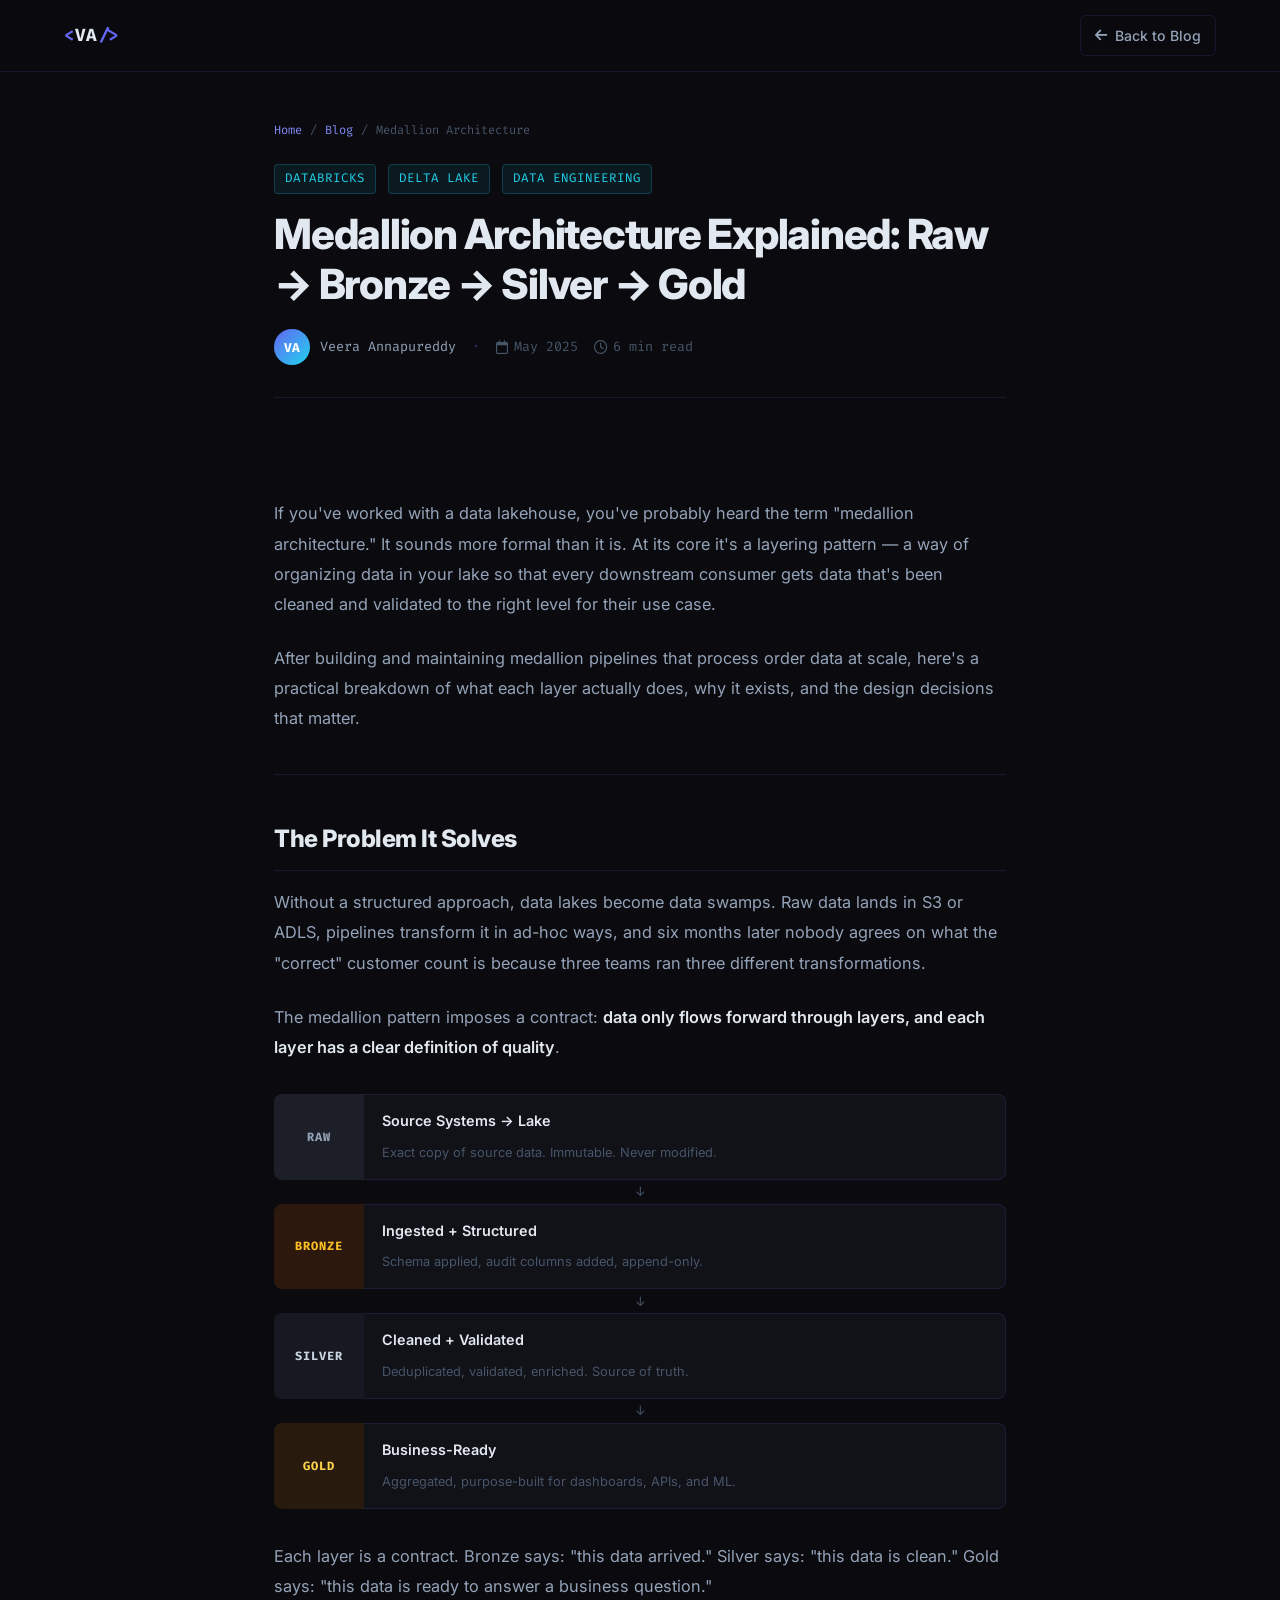
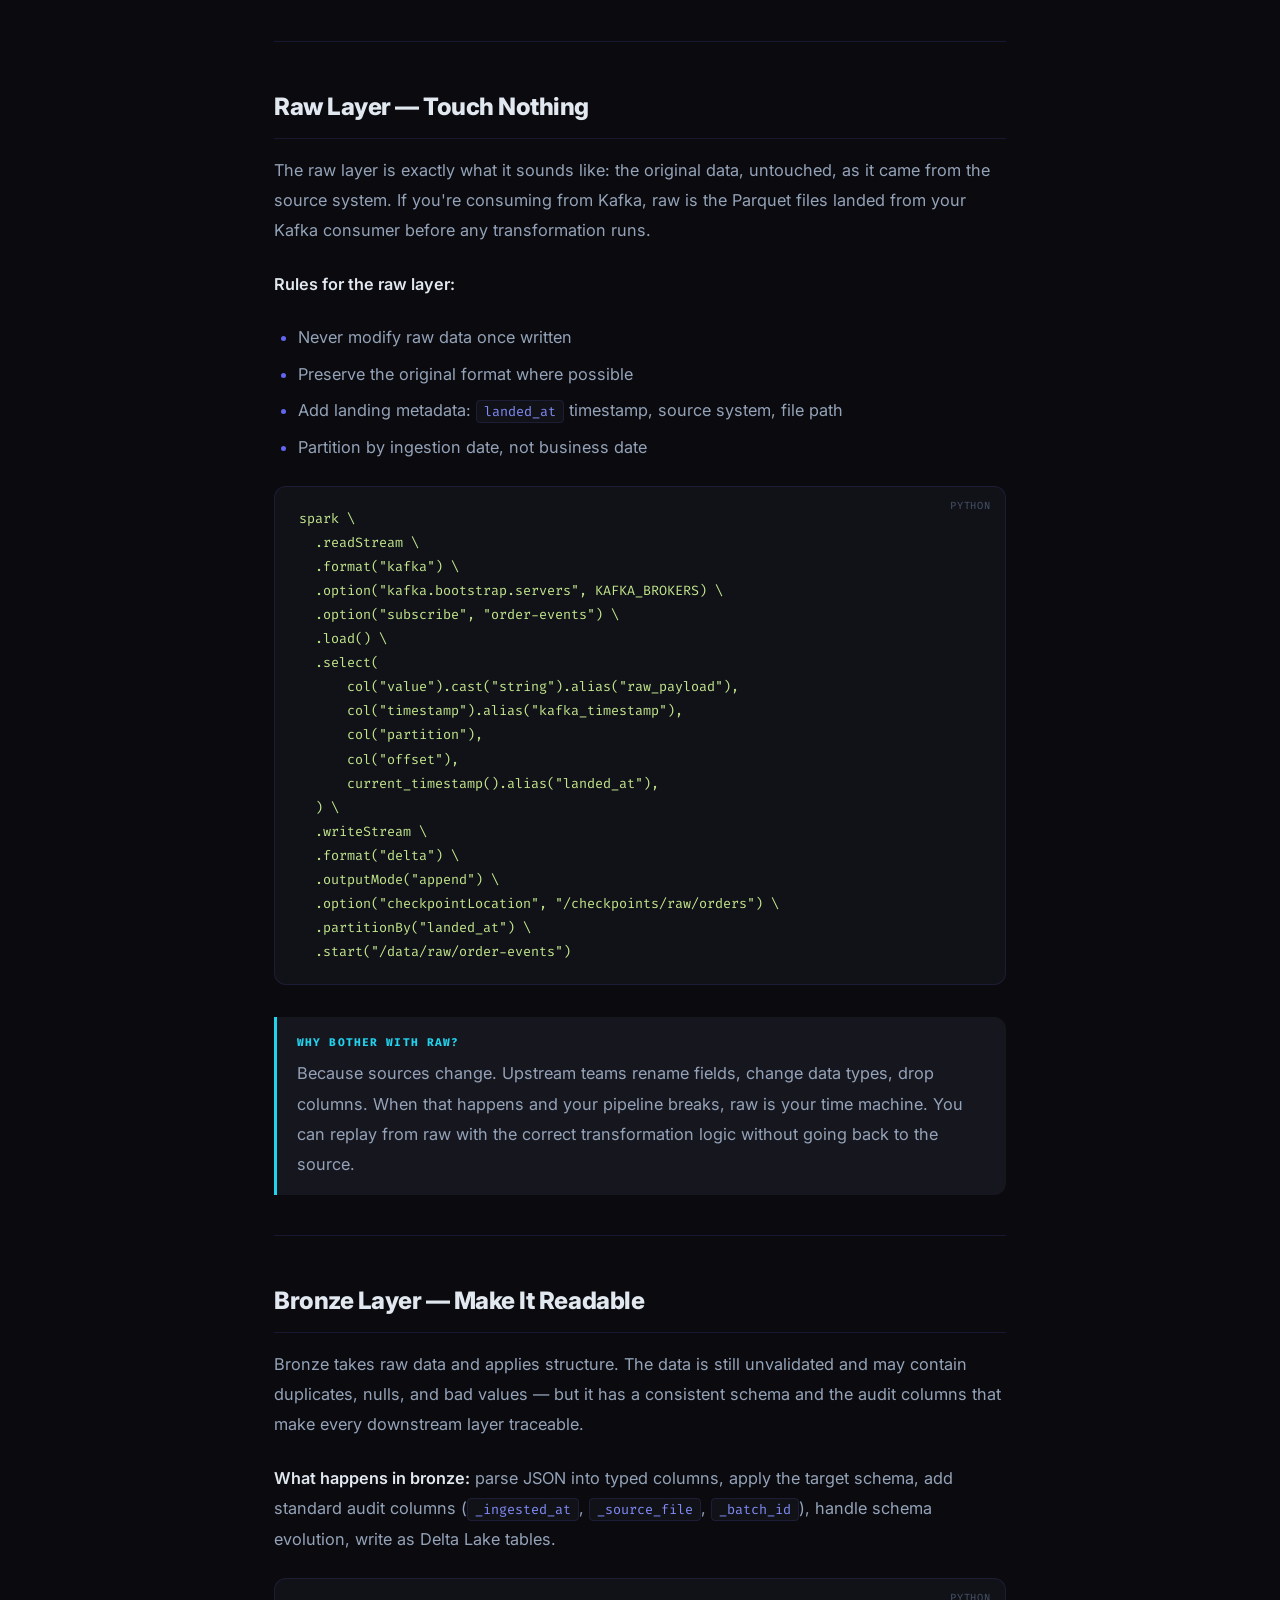
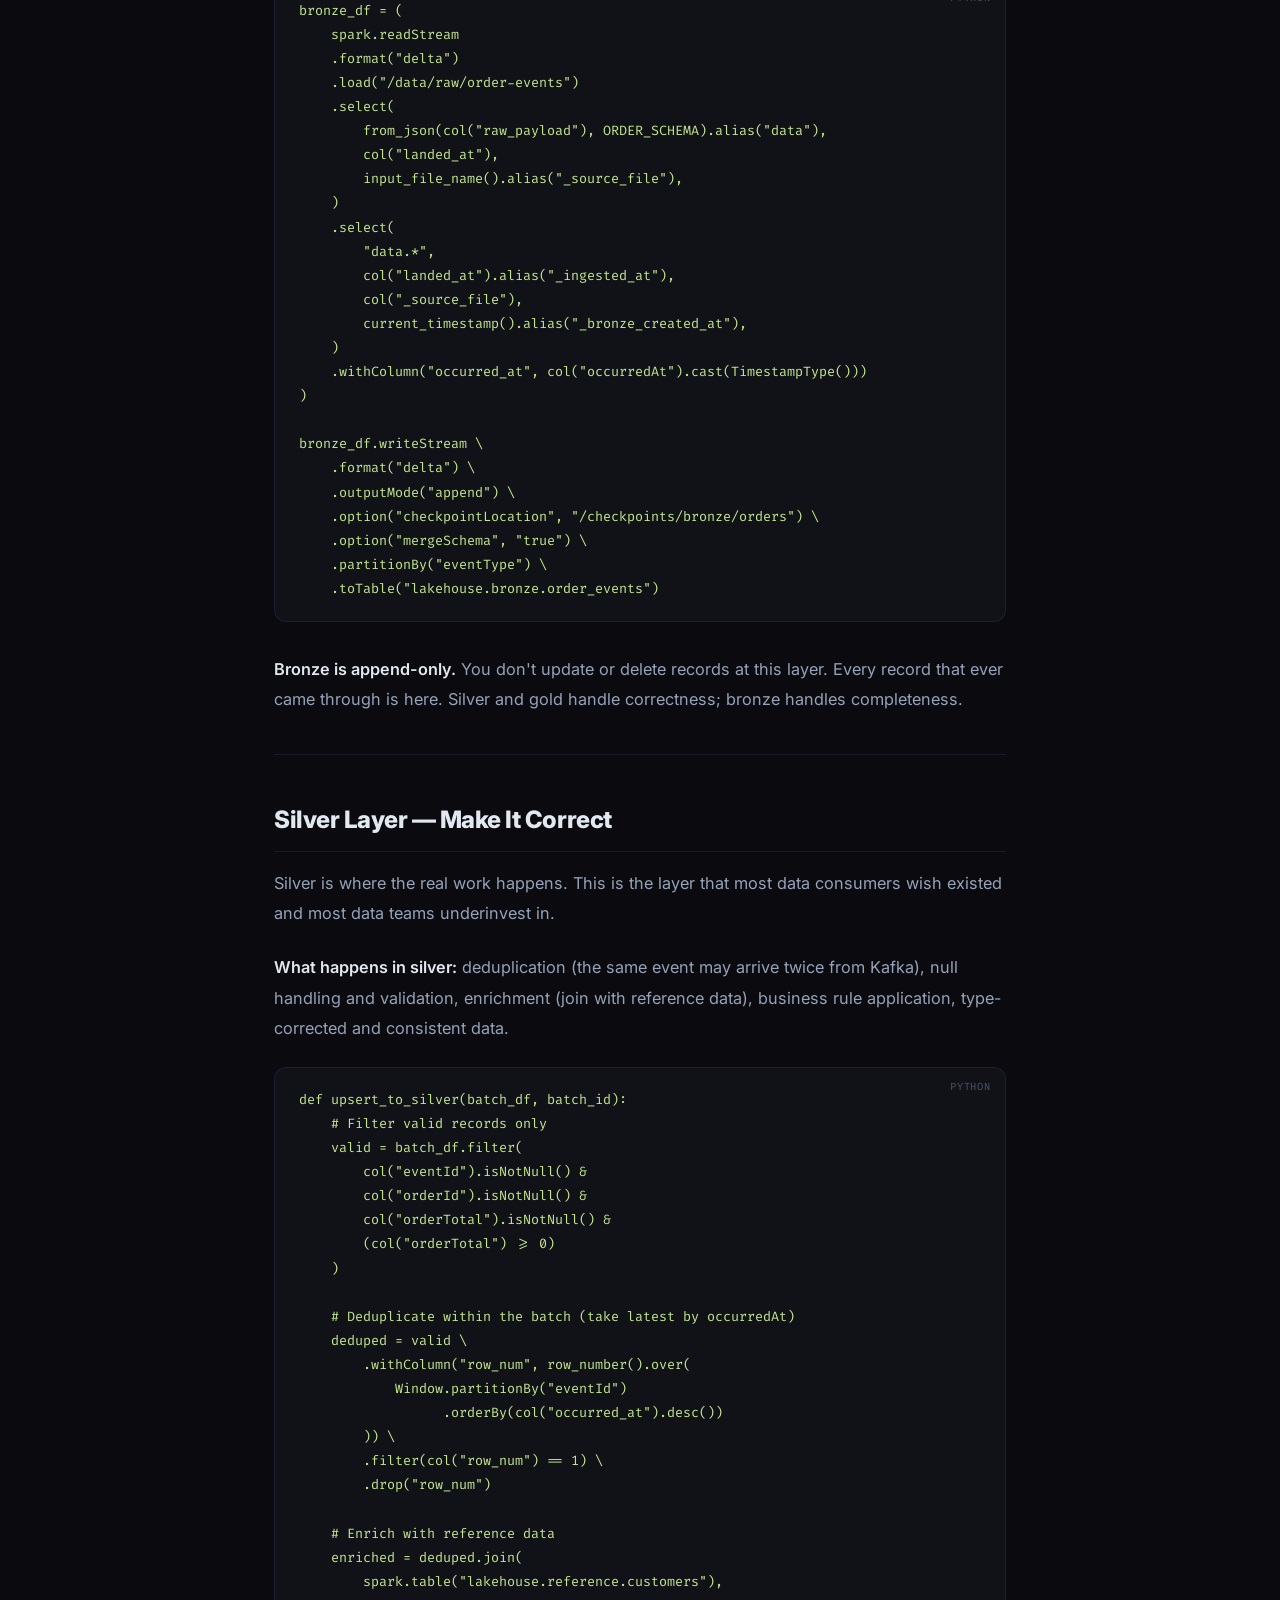
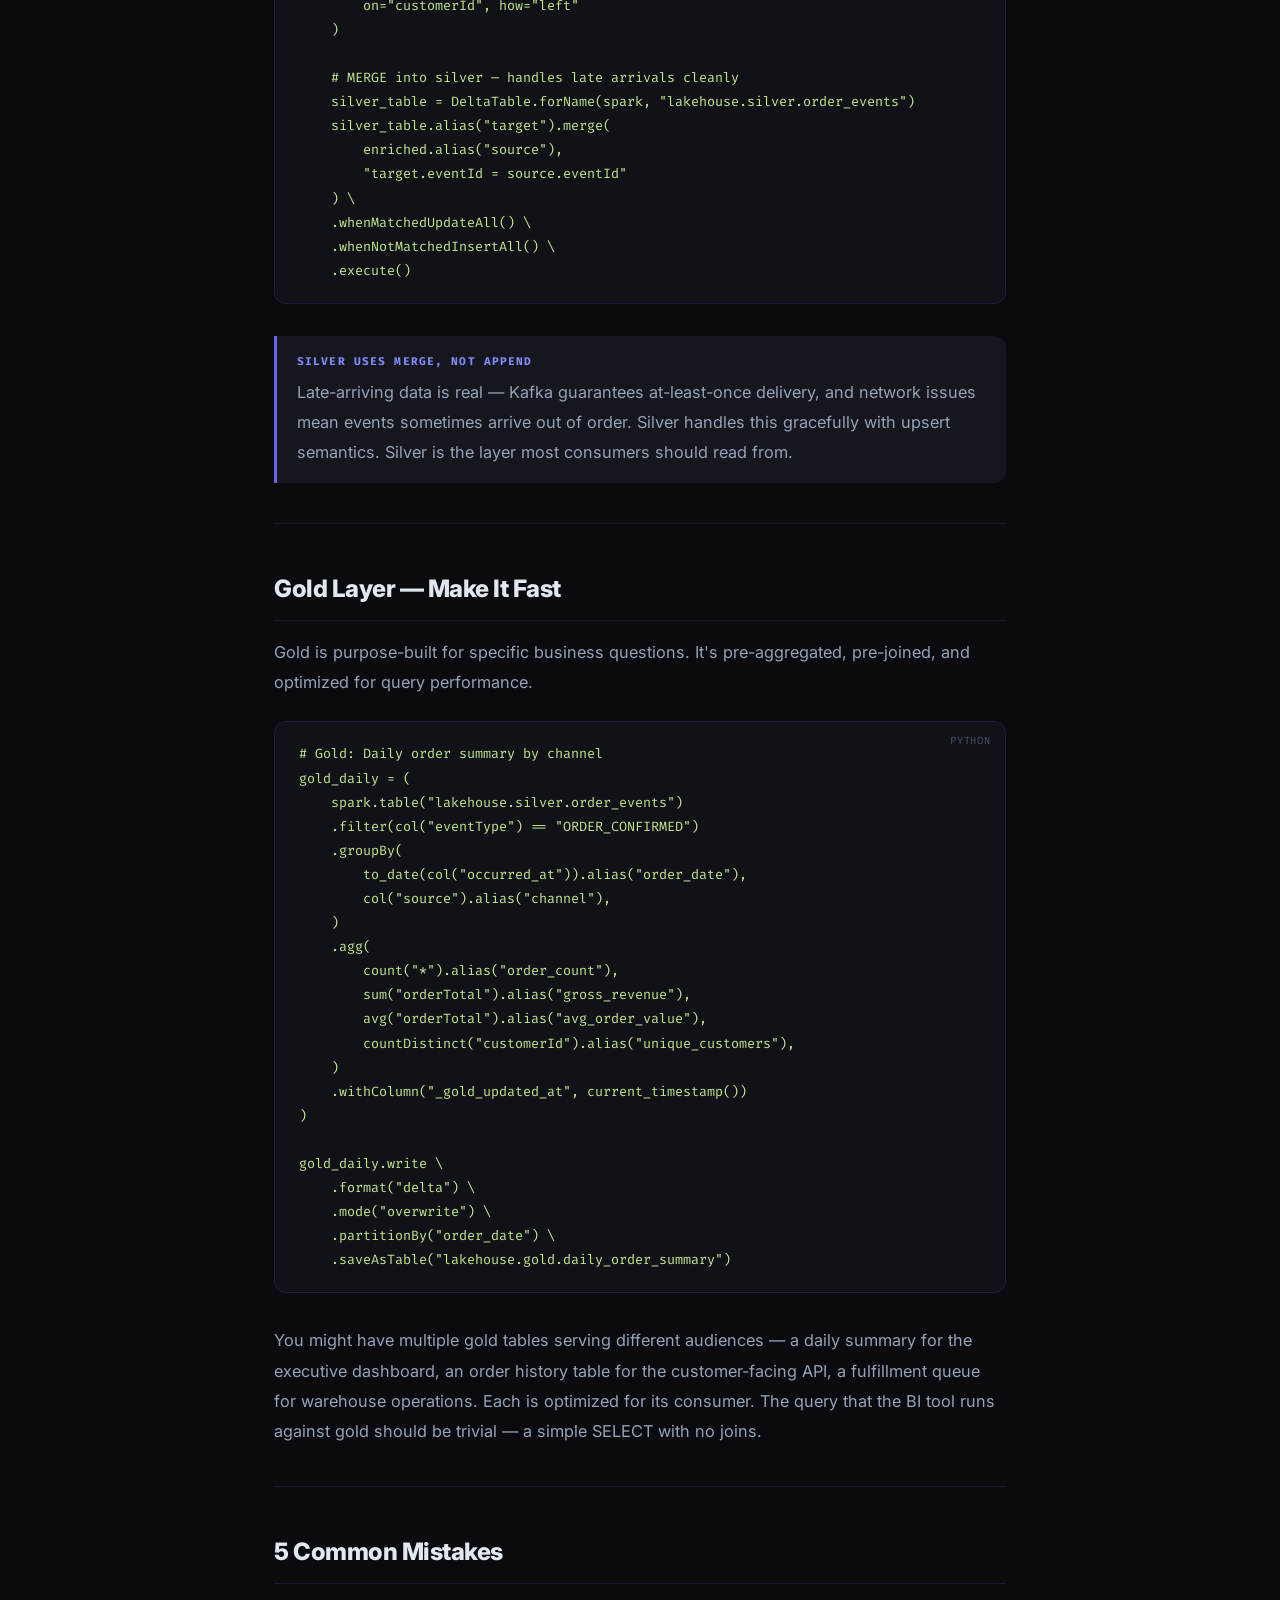
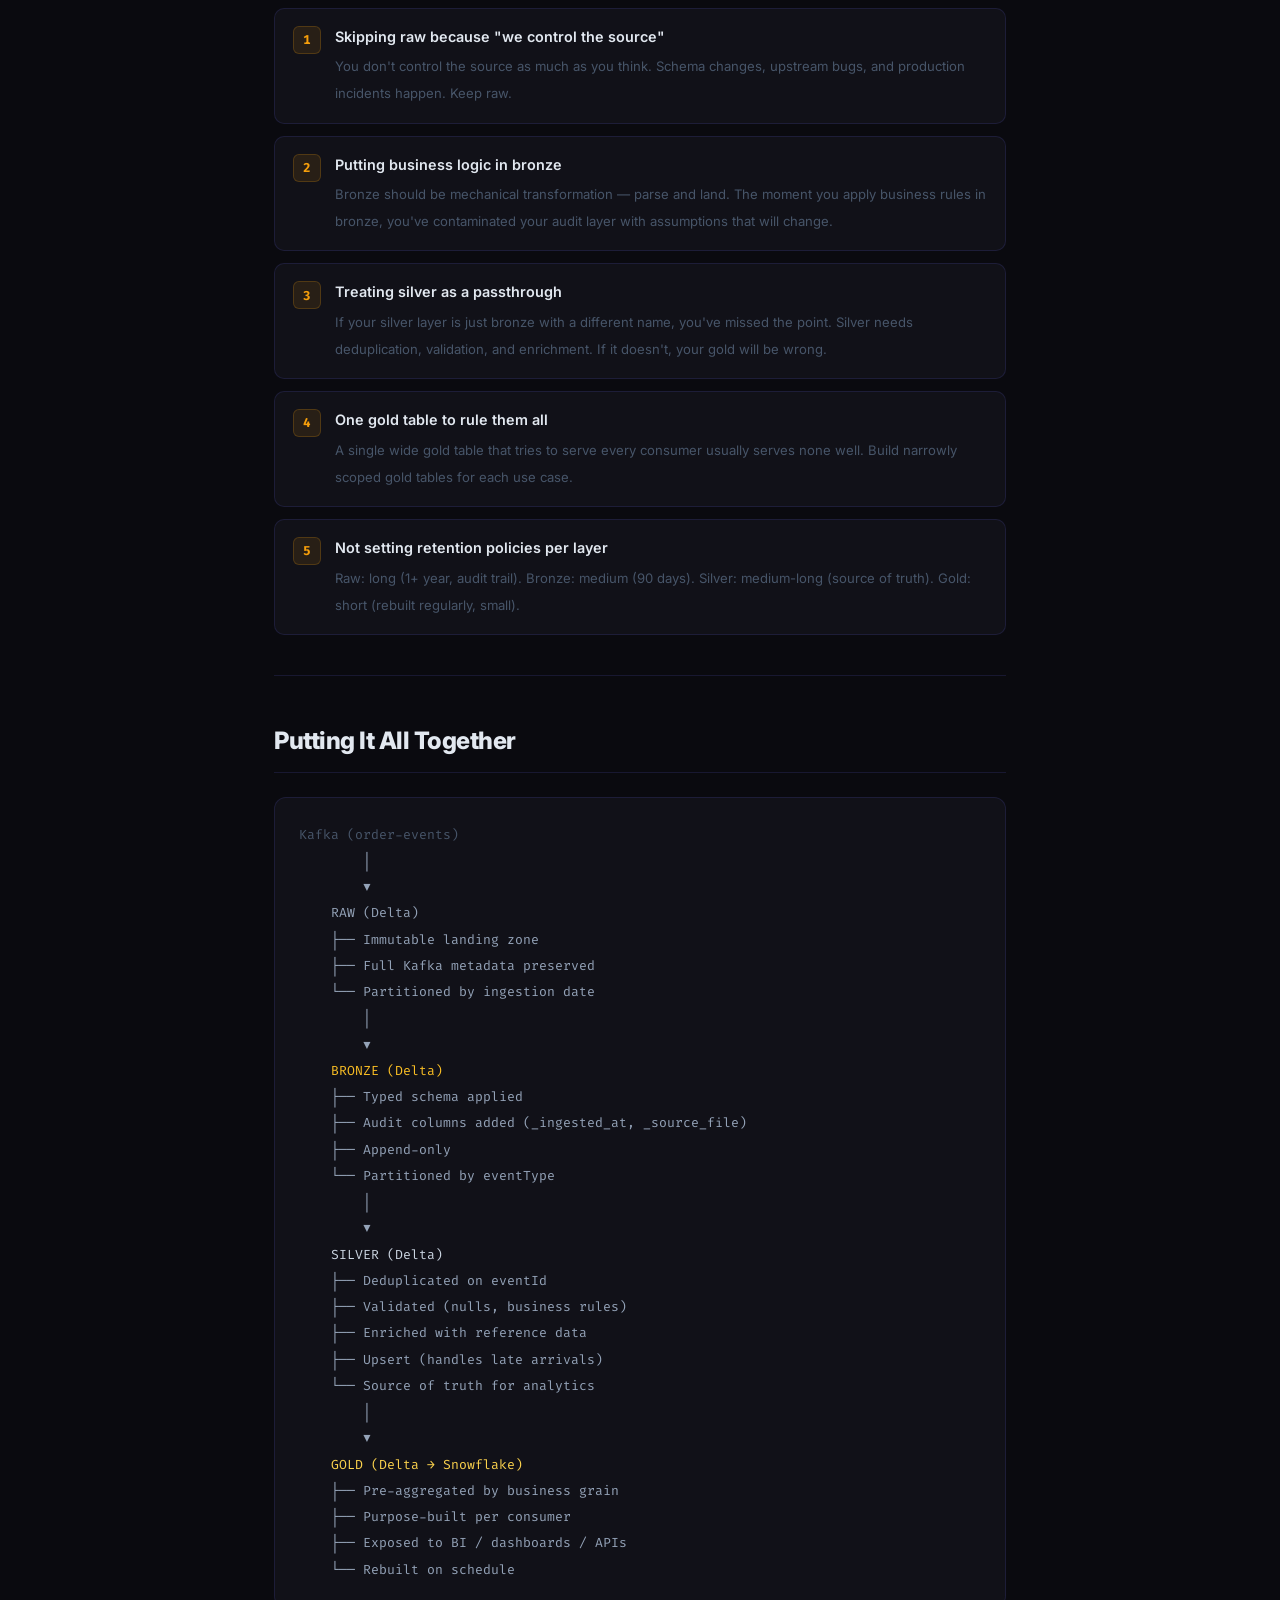
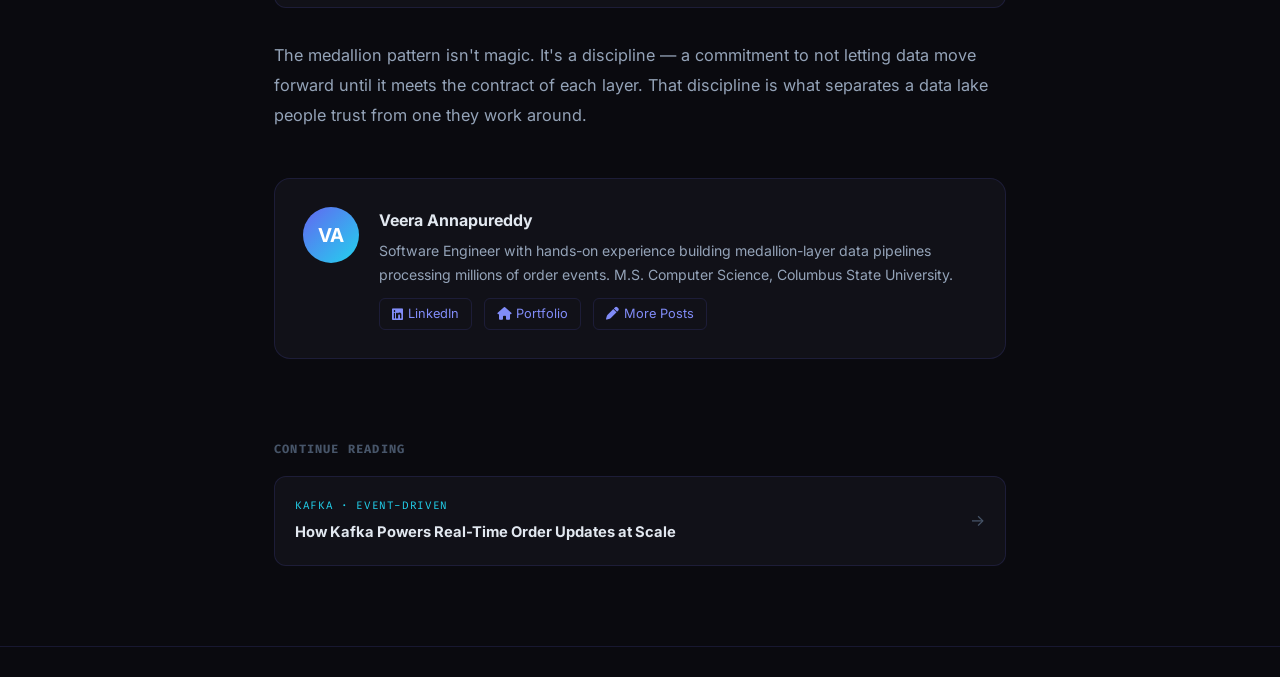
<file: blog/medallion-architecture-raw-bronze-silver-gold.html>
<!DOCTYPE html>
<html lang="en">
<head>
  <meta charset="UTF-8"/>
  <meta name="viewport" content="width=device-width, initial-scale=1.0"/>
  <title>Medallion Architecture: Raw → Bronze → Silver → Gold | Veera Annapureddy</title>
  <meta name="description" content="What the medallion lakehouse pattern actually looks like in practice — how to structure data layers in Databricks, when each layer gets written, and 5 common mistakes to avoid."/>
  <link rel="preconnect" href="https://fonts.googleapis.com"/>
  <link rel="preconnect" href="https://fonts.gstatic.com" crossorigin/>
  <link href="https://fonts.googleapis.com/css2?family=Inter:wght@300;400;500;600;700;800&family=Fira+Code:wght@400;500&display=swap" rel="stylesheet"/>
  <link rel="stylesheet" href="https://cdnjs.cloudflare.com/ajax/libs/font-awesome/6.5.0/css/all.min.css"/>

  <!-- Google Analytics -->
  <script async src="https://www.googletagmanager.com/gtag/js?id=G-F1ZBLVLDTH"></script>
  <script>
    window.dataLayer = window.dataLayer || [];
    function gtag(){dataLayer.push(arguments);}
    gtag('js', new Date());
    gtag('config', 'G-F1ZBLVLDTH');
  </script>

  <style>
    :root {
      --primary: #6366f1; --primary-light: #818cf8; --primary-dark: #4f46e5;
      --accent: #22d3ee; --bg: #0a0a0f; --bg-card: #111118; --bg-elevated: #16161f;
      --border: rgba(99,102,241,0.15); --border-hover: rgba(99,102,241,0.4);
      --text: #e2e8f0; --text-muted: #94a3b8; --text-dim: #475569;
      --font-sans: 'Inter', system-ui, sans-serif;
      --font-mono: 'Fira Code', monospace;
      --radius: 12px; --shadow-glow: 0 0 40px rgba(99,102,241,0.15);
      --transition: 0.3s cubic-bezier(0.4,0,0.2,1);
    }
    *, *::before, *::after { box-sizing: border-box; margin: 0; padding: 0; }
    html { scroll-behavior: smooth; }
    body { font-family: var(--font-sans); background: var(--bg); color: var(--text); line-height: 1.7; overflow-x: hidden; }
    a { text-decoration: none; color: inherit; }
    ::-webkit-scrollbar { width: 6px; }
    ::-webkit-scrollbar-track { background: var(--bg); }
    ::-webkit-scrollbar-thumb { background: var(--primary); border-radius: 99px; }

    .navbar { position: fixed; top: 0; left: 0; right: 0; height: 72px; z-index: 1000; background: rgba(10,10,15,0.9); backdrop-filter: blur(20px); border-bottom: 1px solid var(--border); }
    .nav-container { max-width: 1200px; margin: 0 auto; padding: 0 24px; height: 100%; display: flex; align-items: center; justify-content: space-between; }
    .nav-logo { font-family: var(--font-mono); font-size: 1.1rem; font-weight: 700; color: var(--text); }
    .nav-logo:hover { color: var(--primary-light); }
    .logo-bracket { color: var(--primary); }
    .nav-back { display: flex; align-items: center; gap: 8px; color: var(--text-muted); font-size: 0.88rem; font-weight: 500; transition: var(--transition); padding: 8px 14px; border-radius: 6px; border: 1px solid var(--border); }
    .nav-back:hover { color: var(--primary-light); border-color: var(--primary); background: rgba(99,102,241,0.08); }

    .post-hero { padding: 120px 24px 60px; max-width: 780px; margin: 0 auto; }
    .post-breadcrumb { display: flex; align-items: center; gap: 8px; font-family: var(--font-mono); font-size: 0.75rem; color: var(--text-dim); margin-bottom: 24px; }
    .post-breadcrumb a { color: var(--primary-light); }
    .post-breadcrumb a:hover { text-decoration: underline; }
    .post-cat { font-family: var(--font-mono); font-size: 0.78rem; color: var(--accent); letter-spacing: 0.08em; text-transform: uppercase; margin-bottom: 16px; display: flex; gap: 12px; flex-wrap: wrap; }
    .post-cat span { background: rgba(34,211,238,0.08); border: 1px solid rgba(34,211,238,0.2); padding: 3px 10px; border-radius: 4px; }
    .post-title { font-size: clamp(1.8rem, 4vw, 2.6rem); font-weight: 800; letter-spacing: -0.03em; line-height: 1.2; margin-bottom: 20px; }
    .post-meta { display: flex; align-items: center; gap: 16px; flex-wrap: wrap; color: var(--text-dim); font-size: 0.84rem; font-family: var(--font-mono); margin-bottom: 40px; padding-bottom: 32px; border-bottom: 1px solid var(--border); }
    .post-meta-item { display: flex; align-items: center; gap: 6px; }
    .post-author { display: flex; align-items: center; gap: 10px; }
    .author-avatar { width: 36px; height: 36px; border-radius: 50%; background: linear-gradient(135deg, var(--primary), var(--accent)); display: flex; align-items: center; justify-content: center; font-size: 0.8rem; font-weight: 700; color: #fff; flex-shrink: 0; }

    .post-body { max-width: 780px; margin: 0 auto; padding: 0 24px 80px; }
    .post-body p { color: var(--text-muted); margin-bottom: 1.5rem; font-size: 1.02rem; line-height: 1.85; }
    .post-body h2 { font-size: 1.5rem; font-weight: 800; color: var(--text); margin: 2.8rem 0 1rem; letter-spacing: -0.02em; padding-bottom: 10px; border-bottom: 1px solid var(--border); }
    .post-body h3 { font-size: 1.1rem; font-weight: 700; color: var(--primary-light); margin: 2rem 0 0.75rem; }
    .post-body strong { color: var(--text); font-weight: 600; }
    .post-body pre { background: var(--bg-card); border: 1px solid var(--border); border-radius: var(--radius); padding: 20px 24px; overflow-x: auto; margin: 1.5rem 0 2rem; position: relative; }
    .post-body pre::before { content: attr(data-lang); position: absolute; top: 10px; right: 14px; font-family: var(--font-mono); font-size: 0.65rem; color: var(--text-dim); text-transform: uppercase; letter-spacing: 0.08em; }
    .post-body code { font-family: var(--font-mono); font-size: 0.84rem; line-height: 1.75; color: #c3e88d; }
    .post-body p code, .post-body li code { background: var(--bg-card); border: 1px solid var(--border); color: var(--primary-light); padding: 2px 7px; border-radius: 4px; font-size: 0.84rem; }
    .callout { background: var(--bg-elevated); border-left: 3px solid var(--primary); border-radius: 0 var(--radius) var(--radius) 0; padding: 16px 20px; margin: 1.8rem 0; }
    .callout p { margin-bottom: 0; color: var(--text-muted); }
    .callout.tip { border-color: var(--accent); }
    .callout.warn { border-color: #f59e0b; }
    .callout-label { font-family: var(--font-mono); font-size: 0.7rem; font-weight: 700; text-transform: uppercase; letter-spacing: 0.1em; color: var(--primary-light); margin-bottom: 6px; }
    .callout.tip .callout-label { color: var(--accent); }
    .callout.warn .callout-label { color: #f59e0b; }
    .post-body ul, .post-body ol { color: var(--text-muted); padding-left: 1.5rem; margin-bottom: 1.5rem; }
    .post-body li { margin-bottom: 0.5rem; font-size: 1.02rem; line-height: 1.75; }
    .post-body li::marker { color: var(--primary); }
    .post-body hr { border: none; border-top: 1px solid var(--border); margin: 2.5rem 0; }

    /* Layer cards */
    .layer-flow { display: flex; flex-direction: column; gap: 0; margin: 2rem 0; }
    .layer-item { display: flex; align-items: stretch; gap: 0; }
    .layer-badge { width: 90px; min-width: 90px; display: flex; align-items: center; justify-content: center; font-family: var(--font-mono); font-size: 0.75rem; font-weight: 700; letter-spacing: 0.08em; border-radius: 8px 0 0 8px; padding: 16px 8px; text-align: center; }
    .layer-badge.raw    { background: rgba(100,116,139,0.2); color: #94a3b8; }
    .layer-badge.bronze { background: rgba(180,83,9,0.2);   color: #fbbf24; }
    .layer-badge.silver { background: rgba(71,85,105,0.2);   color: #cbd5e1; }
    .layer-badge.gold   { background: rgba(161,98,7,0.2);    color: #fcd34d; }
    .layer-content { flex: 1; background: var(--bg-card); border: 1px solid var(--border); border-left: none; border-radius: 0 8px 8px 0; padding: 14px 18px; }
    .layer-content strong { color: var(--text); display: block; margin-bottom: 4px; font-size: 0.9rem; }
    .layer-content span { font-size: 0.8rem; color: var(--text-dim); }
    .layer-arrow { display: flex; justify-content: center; align-items: center; height: 24px; color: var(--text-dim); font-size: 0.8rem; }

    /* Mistakes list */
    .mistake-list { display: flex; flex-direction: column; gap: 12px; margin: 1.5rem 0 2rem; }
    .mistake-item { background: var(--bg-card); border: 1px solid var(--border); border-radius: 10px; padding: 16px 18px; display: flex; gap: 14px; }
    .mistake-num { font-family: var(--font-mono); font-size: 0.8rem; font-weight: 700; color: #f59e0b; background: rgba(245,158,11,0.1); border: 1px solid rgba(245,158,11,0.2); width: 28px; height: 28px; border-radius: 6px; display: flex; align-items: center; justify-content: center; flex-shrink: 0; margin-top: 1px; }
    .mistake-text strong { color: var(--text); display: block; margin-bottom: 3px; font-size: 0.9rem; }
    .mistake-text span { font-size: 0.82rem; color: var(--text-dim); line-height: 1.6; }

    .diagram { background: var(--bg-card); border: 1px solid var(--border); border-radius: var(--radius); padding: 24px; margin: 1.5rem 0 2rem; font-family: var(--font-mono); font-size: 0.82rem; color: var(--text-muted); line-height: 2; overflow-x: auto; white-space: pre; }
    .diagram .raw    { color: #94a3b8; }
    .diagram .bronze { color: #fbbf24; }
    .diagram .silver { color: #cbd5e1; }
    .diagram .gold   { color: #fcd34d; }
    .diagram .dim    { color: var(--text-dim); }
    .diagram .grn    { color: #86efac; }

    .author-card { background: var(--bg-card); border: 1px solid var(--border); border-radius: 16px; padding: 28px; margin-top: 48px; display: flex; gap: 20px; align-items: flex-start; }
    .author-card-avatar { width: 56px; height: 56px; border-radius: 50%; background: linear-gradient(135deg, var(--primary), var(--accent)); display: flex; align-items: center; justify-content: center; font-size: 1.2rem; font-weight: 700; color: #fff; flex-shrink: 0; }
    .author-card-name { font-weight: 700; font-size: 1rem; margin-bottom: 4px; }
    .author-card-bio { font-size: 0.88rem; color: var(--text-muted); line-height: 1.7; margin-bottom: 12px; }
    .author-links { display: flex; gap: 12px; flex-wrap: wrap; }
    .author-link { font-size: 0.8rem; color: var(--primary-light); display: flex; align-items: center; gap: 5px; border: 1px solid var(--border); padding: 4px 12px; border-radius: 6px; transition: var(--transition); }
    .author-link:hover { border-color: var(--primary); background: rgba(99,102,241,0.08); }

    .more-posts { max-width: 780px; margin: 0 auto; padding: 0 24px 80px; }
    .more-title { font-family: var(--font-mono); font-size: 0.75rem; font-weight: 700; text-transform: uppercase; letter-spacing: 0.1em; color: var(--text-dim); margin-bottom: 16px; }
    .more-card { background: var(--bg-card); border: 1px solid var(--border); border-radius: var(--radius); padding: 20px; display: flex; justify-content: space-between; align-items: center; gap: 16px; transition: var(--transition); }
    .more-card:hover { border-color: var(--border-hover); box-shadow: var(--shadow-glow); }
    .more-card-cat { font-family: var(--font-mono); font-size: 0.68rem; color: var(--accent); text-transform: uppercase; letter-spacing: 0.06em; margin-bottom: 5px; }
    .more-card-title { font-size: 0.92rem; font-weight: 700; color: var(--text); }
    .more-card-arrow { color: var(--text-dim); font-size: 1rem; flex-shrink: 0; transition: var(--transition); }
    .more-card:hover .more-card-arrow { color: var(--primary-light); transform: translateX(4px); }

    .footer { background: var(--bg); border-top: 1px solid var(--border); padding: 32px 24px; text-align: center; }
    .footer-text { font-size: 0.85rem; color: var(--text-dim); }
    .footer-text strong { color: var(--text-muted); }

    @media(max-width: 600px) { .post-hero { padding: 100px 18px 40px; } .post-body { padding: 0 18px 60px; } .author-card { flex-direction: column; } .layer-badge { width: 60px; min-width: 60px; font-size: 0.65rem; } }
  </style>
</head>
<body>

<nav class="navbar">
  <div class="nav-container">
    <a href="../index.html" class="nav-logo"><span class="logo-bracket">&lt;</span>VA<span class="logo-bracket">/&gt;</span></a>
    <a href="../index.html#blog" class="nav-back"><i class="fas fa-arrow-left"></i> Back to Blog</a>
  </div>
</nav>

<div class="post-hero">
  <div class="post-breadcrumb">
    <a href="../index.html">Home</a> <span>/</span>
    <a href="../index.html#blog">Blog</a> <span>/</span>
    <span>Medallion Architecture</span>
  </div>
  <div class="post-cat">
    <span>Databricks</span>
    <span>Delta Lake</span>
    <span>Data Engineering</span>
  </div>
  <h1 class="post-title">Medallion Architecture Explained: Raw → Bronze → Silver → Gold</h1>
  <div class="post-meta">
    <div class="post-author">
      <div class="author-avatar">VA</div>
      <span style="color:var(--text-muted);">Veera Annapureddy</span>
    </div>
    <span style="color:var(--border-hover);">·</span>
    <div class="post-meta-item"><i class="far fa-calendar"></i> May 2025</div>
    <div class="post-meta-item"><i class="far fa-clock"></i> 6 min read</div>
  </div>
</div>

<article class="post-body">

<p>If you've worked with a data lakehouse, you've probably heard the term "medallion architecture." It sounds more formal than it is. At its core it's a layering pattern — a way of organizing data in your lake so that every downstream consumer gets data that's been cleaned and validated to the right level for their use case.</p>

<p>After building and maintaining medallion pipelines that process order data at scale, here's a practical breakdown of what each layer actually does, why it exists, and the design decisions that matter.</p>

<hr/>

<h2>The Problem It Solves</h2>

<p>Without a structured approach, data lakes become data swamps. Raw data lands in S3 or ADLS, pipelines transform it in ad-hoc ways, and six months later nobody agrees on what the "correct" customer count is because three teams ran three different transformations.</p>

<p>The medallion pattern imposes a contract: <strong>data only flows forward through layers, and each layer has a clear definition of quality</strong>.</p>

<div class="layer-flow">
  <div class="layer-item">
    <div class="layer-badge raw">RAW</div>
    <div class="layer-content"><strong>Source Systems → Lake</strong><span>Exact copy of source data. Immutable. Never modified.</span></div>
  </div>
  <div class="layer-arrow">↓</div>
  <div class="layer-item">
    <div class="layer-badge bronze">BRONZE</div>
    <div class="layer-content"><strong>Ingested + Structured</strong><span>Schema applied, audit columns added, append-only.</span></div>
  </div>
  <div class="layer-arrow">↓</div>
  <div class="layer-item">
    <div class="layer-badge silver">SILVER</div>
    <div class="layer-content"><strong>Cleaned + Validated</strong><span>Deduplicated, validated, enriched. Source of truth.</span></div>
  </div>
  <div class="layer-arrow">↓</div>
  <div class="layer-item">
    <div class="layer-badge gold">GOLD</div>
    <div class="layer-content"><strong>Business-Ready</strong><span>Aggregated, purpose-built for dashboards, APIs, and ML.</span></div>
  </div>
</div>

<p>Each layer is a contract. Bronze says: "this data arrived." Silver says: "this data is clean." Gold says: "this data is ready to answer a business question."</p>

<hr/>

<h2>Raw Layer — Touch Nothing</h2>

<p>The raw layer is exactly what it sounds like: the original data, untouched, as it came from the source system. If you're consuming from Kafka, raw is the Parquet files landed from your Kafka consumer before any transformation runs.</p>

<p><strong>Rules for the raw layer:</strong></p>
<ul>
  <li>Never modify raw data once written</li>
  <li>Preserve the original format where possible</li>
  <li>Add landing metadata: <code>landed_at</code> timestamp, source system, file path</li>
  <li>Partition by ingestion date, not business date</li>
</ul>

<pre data-lang="Python"><code>spark \
  .readStream \
  .format("kafka") \
  .option("kafka.bootstrap.servers", KAFKA_BROKERS) \
  .option("subscribe", "order-events") \
  .load() \
  .select(
      col("value").cast("string").alias("raw_payload"),
      col("timestamp").alias("kafka_timestamp"),
      col("partition"),
      col("offset"),
      current_timestamp().alias("landed_at"),
  ) \
  .writeStream \
  .format("delta") \
  .outputMode("append") \
  .option("checkpointLocation", "/checkpoints/raw/orders") \
  .partitionBy("landed_at") \
  .start("/data/raw/order-events")</code></pre>

<div class="callout tip">
  <div class="callout-label">Why bother with raw?</div>
  <p>Because sources change. Upstream teams rename fields, change data types, drop columns. When that happens and your pipeline breaks, raw is your time machine. You can replay from raw with the correct transformation logic without going back to the source.</p>
</div>

<hr/>

<h2>Bronze Layer — Make It Readable</h2>

<p>Bronze takes raw data and applies structure. The data is still unvalidated and may contain duplicates, nulls, and bad values — but it has a consistent schema and the audit columns that make every downstream layer traceable.</p>

<p><strong>What happens in bronze:</strong> parse JSON into typed columns, apply the target schema, add standard audit columns (<code>_ingested_at</code>, <code>_source_file</code>, <code>_batch_id</code>), handle schema evolution, write as Delta Lake tables.</p>

<pre data-lang="Python"><code>bronze_df = (
    spark.readStream
    .format("delta")
    .load("/data/raw/order-events")
    .select(
        from_json(col("raw_payload"), ORDER_SCHEMA).alias("data"),
        col("landed_at"),
        input_file_name().alias("_source_file"),
    )
    .select(
        "data.*",
        col("landed_at").alias("_ingested_at"),
        col("_source_file"),
        current_timestamp().alias("_bronze_created_at"),
    )
    .withColumn("occurred_at", col("occurredAt").cast(TimestampType()))
)

bronze_df.writeStream \
    .format("delta") \
    .outputMode("append") \
    .option("checkpointLocation", "/checkpoints/bronze/orders") \
    .option("mergeSchema", "true") \
    .partitionBy("eventType") \
    .toTable("lakehouse.bronze.order_events")</code></pre>

<p><strong>Bronze is append-only.</strong> You don't update or delete records at this layer. Every record that ever came through is here. Silver and gold handle correctness; bronze handles completeness.</p>

<hr/>

<h2>Silver Layer — Make It Correct</h2>

<p>Silver is where the real work happens. This is the layer that most data consumers wish existed and most data teams underinvest in.</p>

<p><strong>What happens in silver:</strong> deduplication (the same event may arrive twice from Kafka), null handling and validation, enrichment (join with reference data), business rule application, type-corrected and consistent data.</p>

<pre data-lang="Python"><code>def upsert_to_silver(batch_df, batch_id):
    # Filter valid records only
    valid = batch_df.filter(
        col("eventId").isNotNull() &
        col("orderId").isNotNull() &
        col("orderTotal").isNotNull() &
        (col("orderTotal") >= 0)
    )

    # Deduplicate within the batch (take latest by occurredAt)
    deduped = valid \
        .withColumn("row_num", row_number().over(
            Window.partitionBy("eventId")
                  .orderBy(col("occurred_at").desc())
        )) \
        .filter(col("row_num") == 1) \
        .drop("row_num")

    # Enrich with reference data
    enriched = deduped.join(
        spark.table("lakehouse.reference.customers"),
        on="customerId", how="left"
    )

    # MERGE into silver — handles late arrivals cleanly
    silver_table = DeltaTable.forName(spark, "lakehouse.silver.order_events")
    silver_table.alias("target").merge(
        enriched.alias("source"),
        "target.eventId = source.eventId"
    ) \
    .whenMatchedUpdateAll() \
    .whenNotMatchedInsertAll() \
    .execute()</code></pre>

<div class="callout">
  <div class="callout-label">Silver uses MERGE, not append</div>
  <p>Late-arriving data is real — Kafka guarantees at-least-once delivery, and network issues mean events sometimes arrive out of order. Silver handles this gracefully with upsert semantics. Silver is the layer most consumers should read from.</p>
</div>

<hr/>

<h2>Gold Layer — Make It Fast</h2>

<p>Gold is purpose-built for specific business questions. It's pre-aggregated, pre-joined, and optimized for query performance.</p>

<pre data-lang="Python"><code># Gold: Daily order summary by channel
gold_daily = (
    spark.table("lakehouse.silver.order_events")
    .filter(col("eventType") == "ORDER_CONFIRMED")
    .groupBy(
        to_date(col("occurred_at")).alias("order_date"),
        col("source").alias("channel"),
    )
    .agg(
        count("*").alias("order_count"),
        sum("orderTotal").alias("gross_revenue"),
        avg("orderTotal").alias("avg_order_value"),
        countDistinct("customerId").alias("unique_customers"),
    )
    .withColumn("_gold_updated_at", current_timestamp())
)

gold_daily.write \
    .format("delta") \
    .mode("overwrite") \
    .partitionBy("order_date") \
    .saveAsTable("lakehouse.gold.daily_order_summary")</code></pre>

<p>You might have multiple gold tables serving different audiences — a daily summary for the executive dashboard, an order history table for the customer-facing API, a fulfillment queue for warehouse operations. Each is optimized for its consumer. The query that the BI tool runs against gold should be trivial — a simple SELECT with no joins.</p>

<hr/>

<h2>5 Common Mistakes</h2>

<div class="mistake-list">
  <div class="mistake-item">
    <div class="mistake-num">1</div>
    <div class="mistake-text"><strong>Skipping raw because "we control the source"</strong><span>You don't control the source as much as you think. Schema changes, upstream bugs, and production incidents happen. Keep raw.</span></div>
  </div>
  <div class="mistake-item">
    <div class="mistake-num">2</div>
    <div class="mistake-text"><strong>Putting business logic in bronze</strong><span>Bronze should be mechanical transformation — parse and land. The moment you apply business rules in bronze, you've contaminated your audit layer with assumptions that will change.</span></div>
  </div>
  <div class="mistake-item">
    <div class="mistake-num">3</div>
    <div class="mistake-text"><strong>Treating silver as a passthrough</strong><span>If your silver layer is just bronze with a different name, you've missed the point. Silver needs deduplication, validation, and enrichment. If it doesn't, your gold will be wrong.</span></div>
  </div>
  <div class="mistake-item">
    <div class="mistake-num">4</div>
    <div class="mistake-text"><strong>One gold table to rule them all</strong><span>A single wide gold table that tries to serve every consumer usually serves none well. Build narrowly scoped gold tables for each use case.</span></div>
  </div>
  <div class="mistake-item">
    <div class="mistake-num">5</div>
    <div class="mistake-text"><strong>Not setting retention policies per layer</strong><span>Raw: long (1+ year, audit trail). Bronze: medium (90 days). Silver: medium-long (source of truth). Gold: short (rebuilt regularly, small).</span></div>
  </div>
</div>

<hr/>

<h2>Putting It All Together</h2>

<div class="diagram"><span class="dim">Kafka (order-events)</span>
        │
        ▼
    <span class="raw">RAW (Delta)</span>
    ├── Immutable landing zone
    ├── Full Kafka metadata preserved
    └── Partitioned by ingestion date
        │
        ▼
    <span class="bronze">BRONZE (Delta)</span>
    ├── Typed schema applied
    ├── Audit columns added (_ingested_at, _source_file)
    ├── Append-only
    └── Partitioned by eventType
        │
        ▼
    <span class="silver">SILVER (Delta)</span>
    ├── Deduplicated on eventId
    ├── Validated (nulls, business rules)
    ├── Enriched with reference data
    ├── Upsert (handles late arrivals)
    └── Source of truth for analytics
        │
        ▼
    <span class="gold">GOLD (Delta → Snowflake)</span>
    ├── Pre-aggregated by business grain
    ├── Purpose-built per consumer
    ├── Exposed to BI / dashboards / APIs
    └── Rebuilt on schedule</div>

<p>The medallion pattern isn't magic. It's a discipline — a commitment to not letting data move forward until it meets the contract of each layer. That discipline is what separates a data lake people trust from one they work around.</p>

<div class="author-card">
  <div class="author-card-avatar">VA</div>
  <div>
    <div class="author-card-name">Veera Annapureddy</div>
    <div class="author-card-bio">Software Engineer with hands-on experience building medallion-layer data pipelines processing millions of order events. M.S. Computer Science, Columbus State University.</div>
    <div class="author-links">
      <a class="author-link" href="https://linkedin.com/in/veeraannapureddy" target="_blank"><i class="fab fa-linkedin"></i> LinkedIn</a>
      <a class="author-link" href="../index.html"><i class="fas fa-home"></i> Portfolio</a>
      <a class="author-link" href="../index.html#blog"><i class="fas fa-pen"></i> More Posts</a>
    </div>
  </div>
</div>

</article>

<div class="more-posts">
  <div class="more-title">Continue Reading</div>
  <a class="more-card" href="kafka-real-time-order-updates.html">
    <div>
      <div class="more-card-cat">Kafka · Event-Driven</div>
      <div class="more-card-title">How Kafka Powers Real-Time Order Updates at Scale</div>
    </div>
    <span class="more-card-arrow">→</span>
  </a>
</div>

<footer class="footer">
  <p class="footer-text">Written by <strong>Veera Annapureddy</strong> · <a href="../index.html" style="color:var(--primary-light)">veeraannapu.vercel.app</a></p>
</footer>

</body>
</html>
</file>
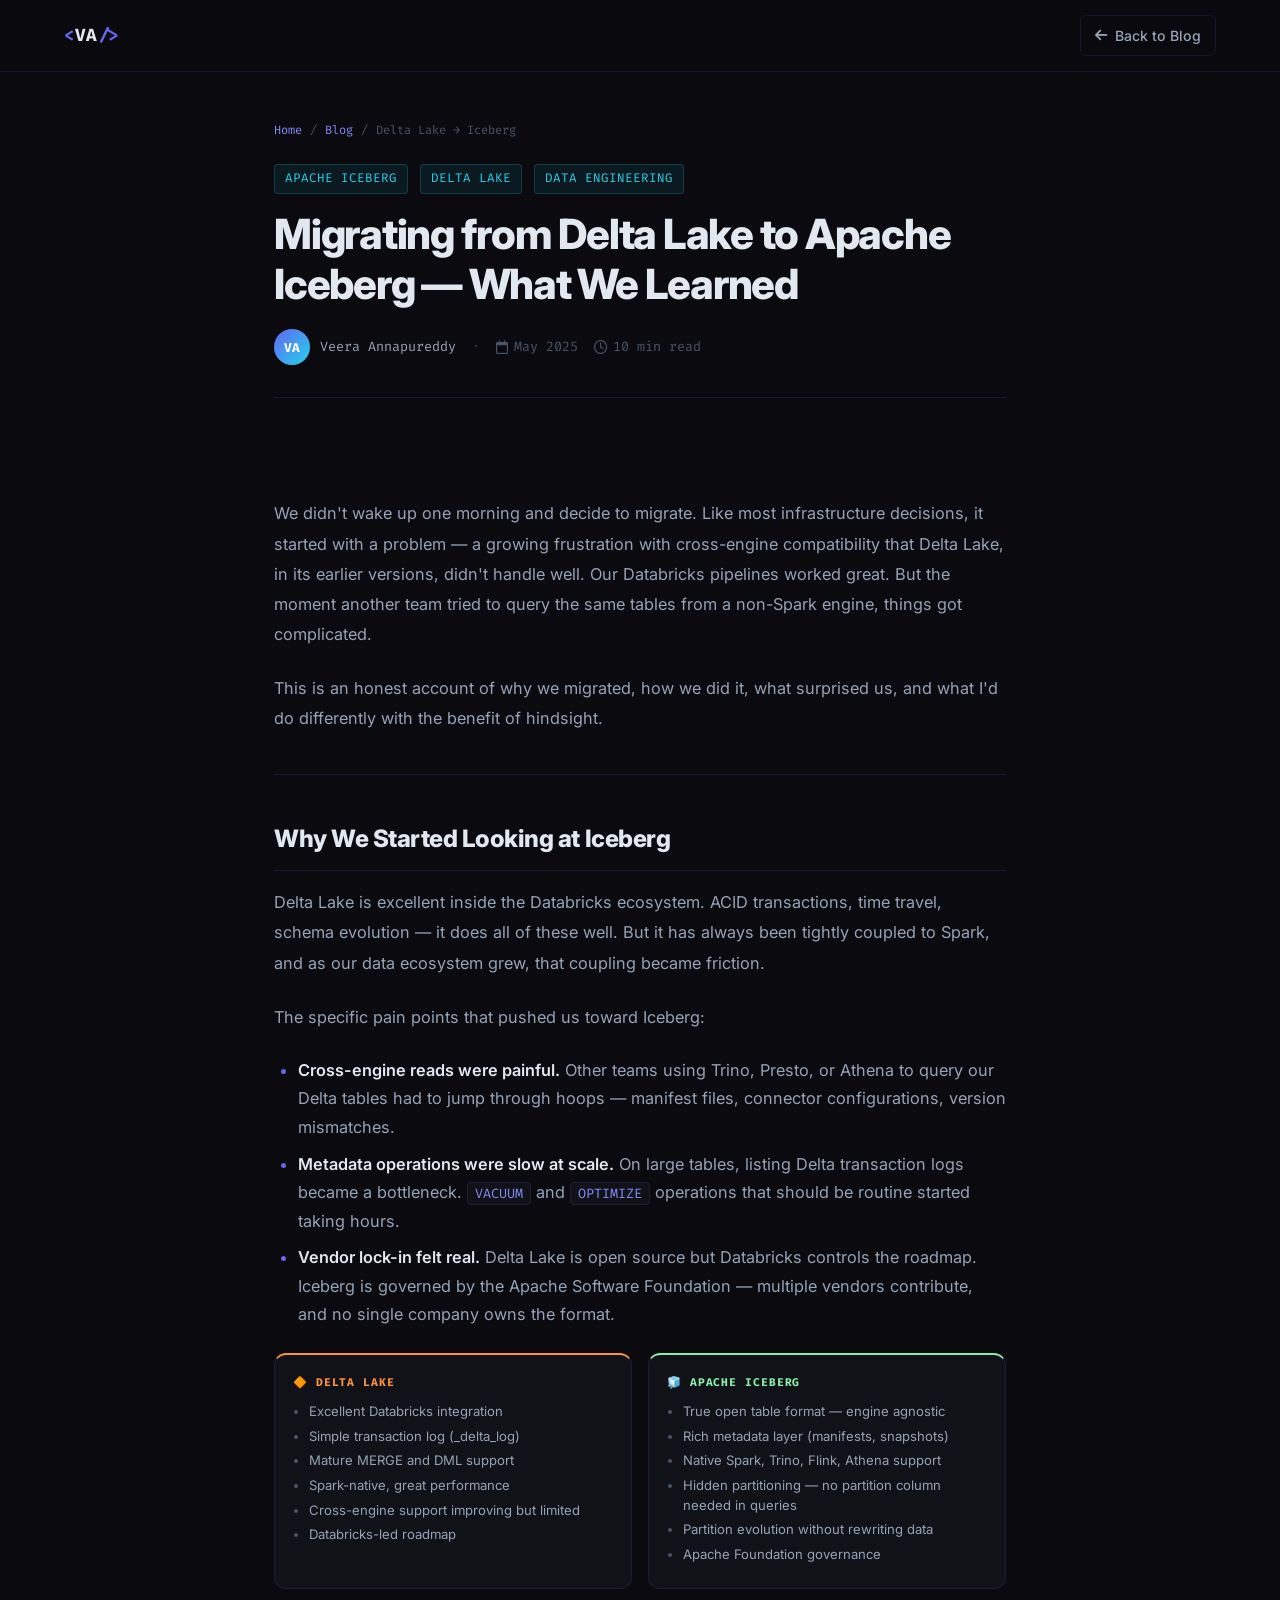
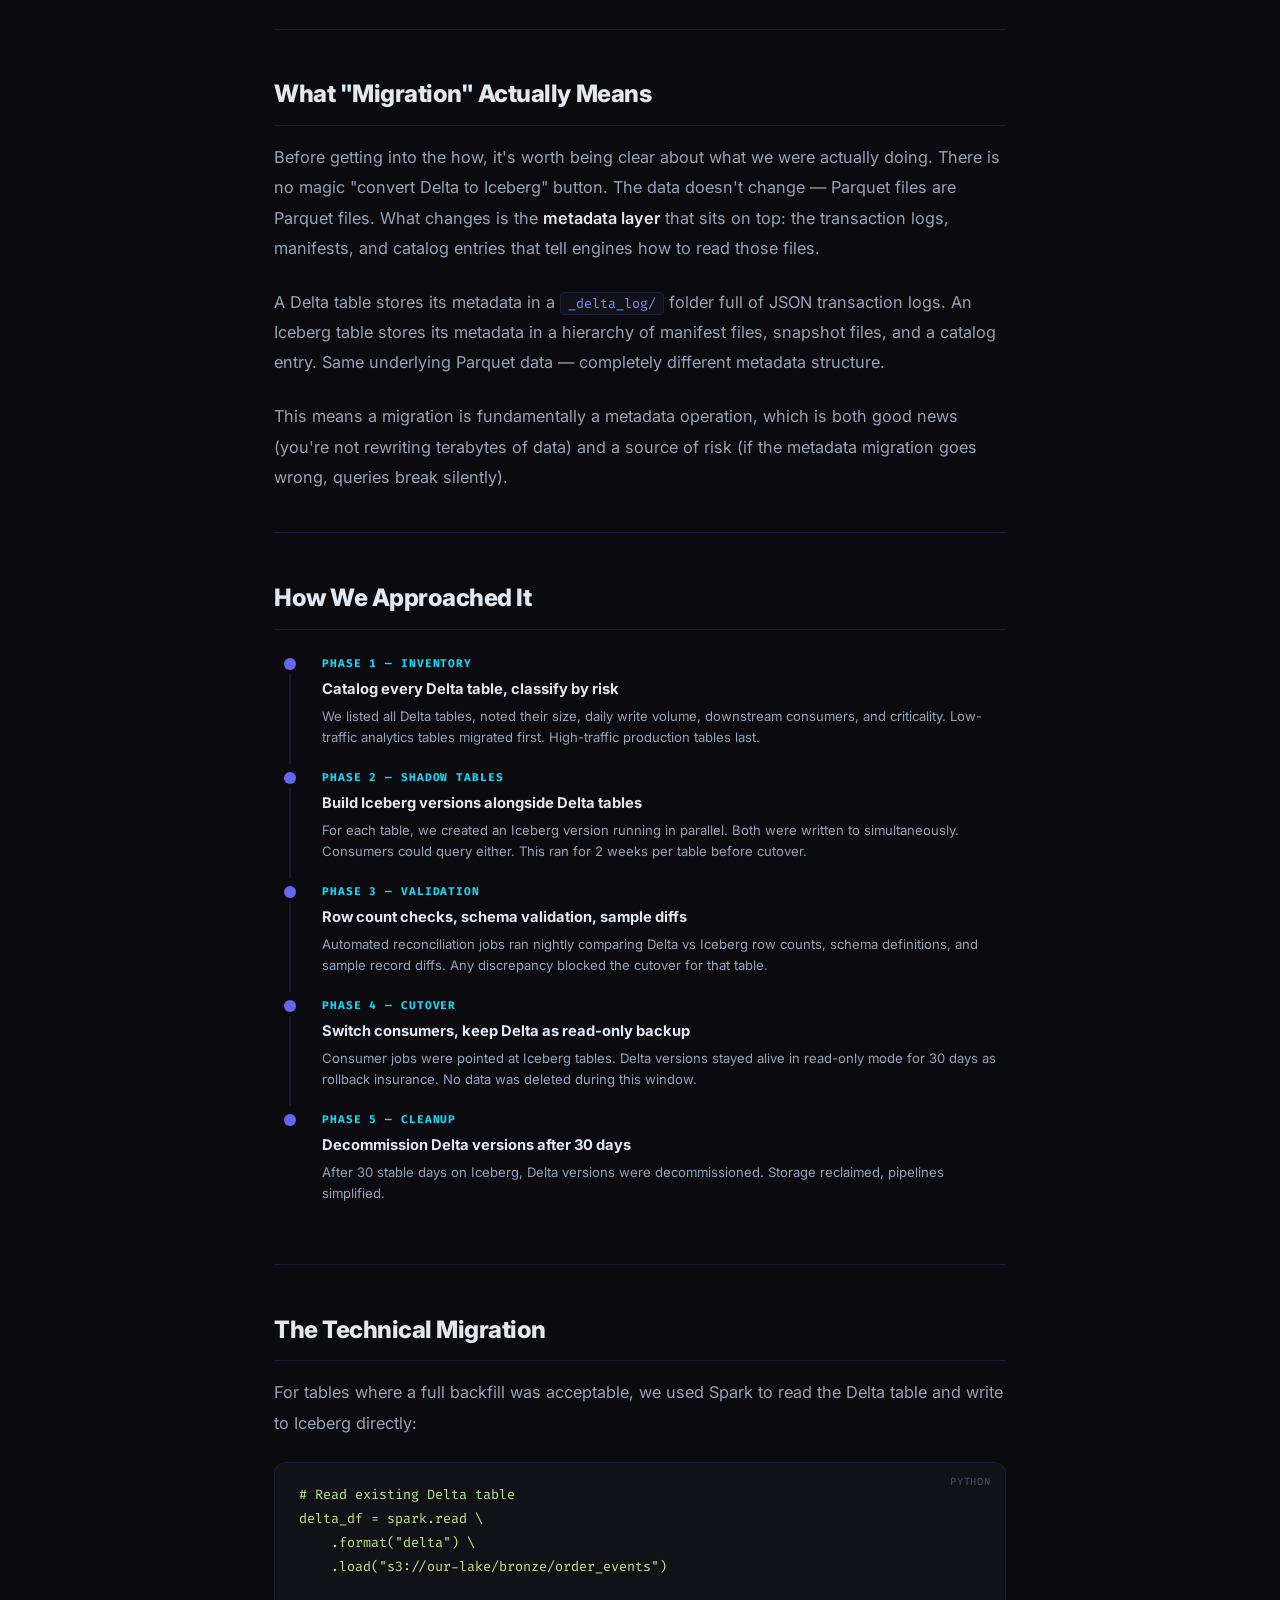
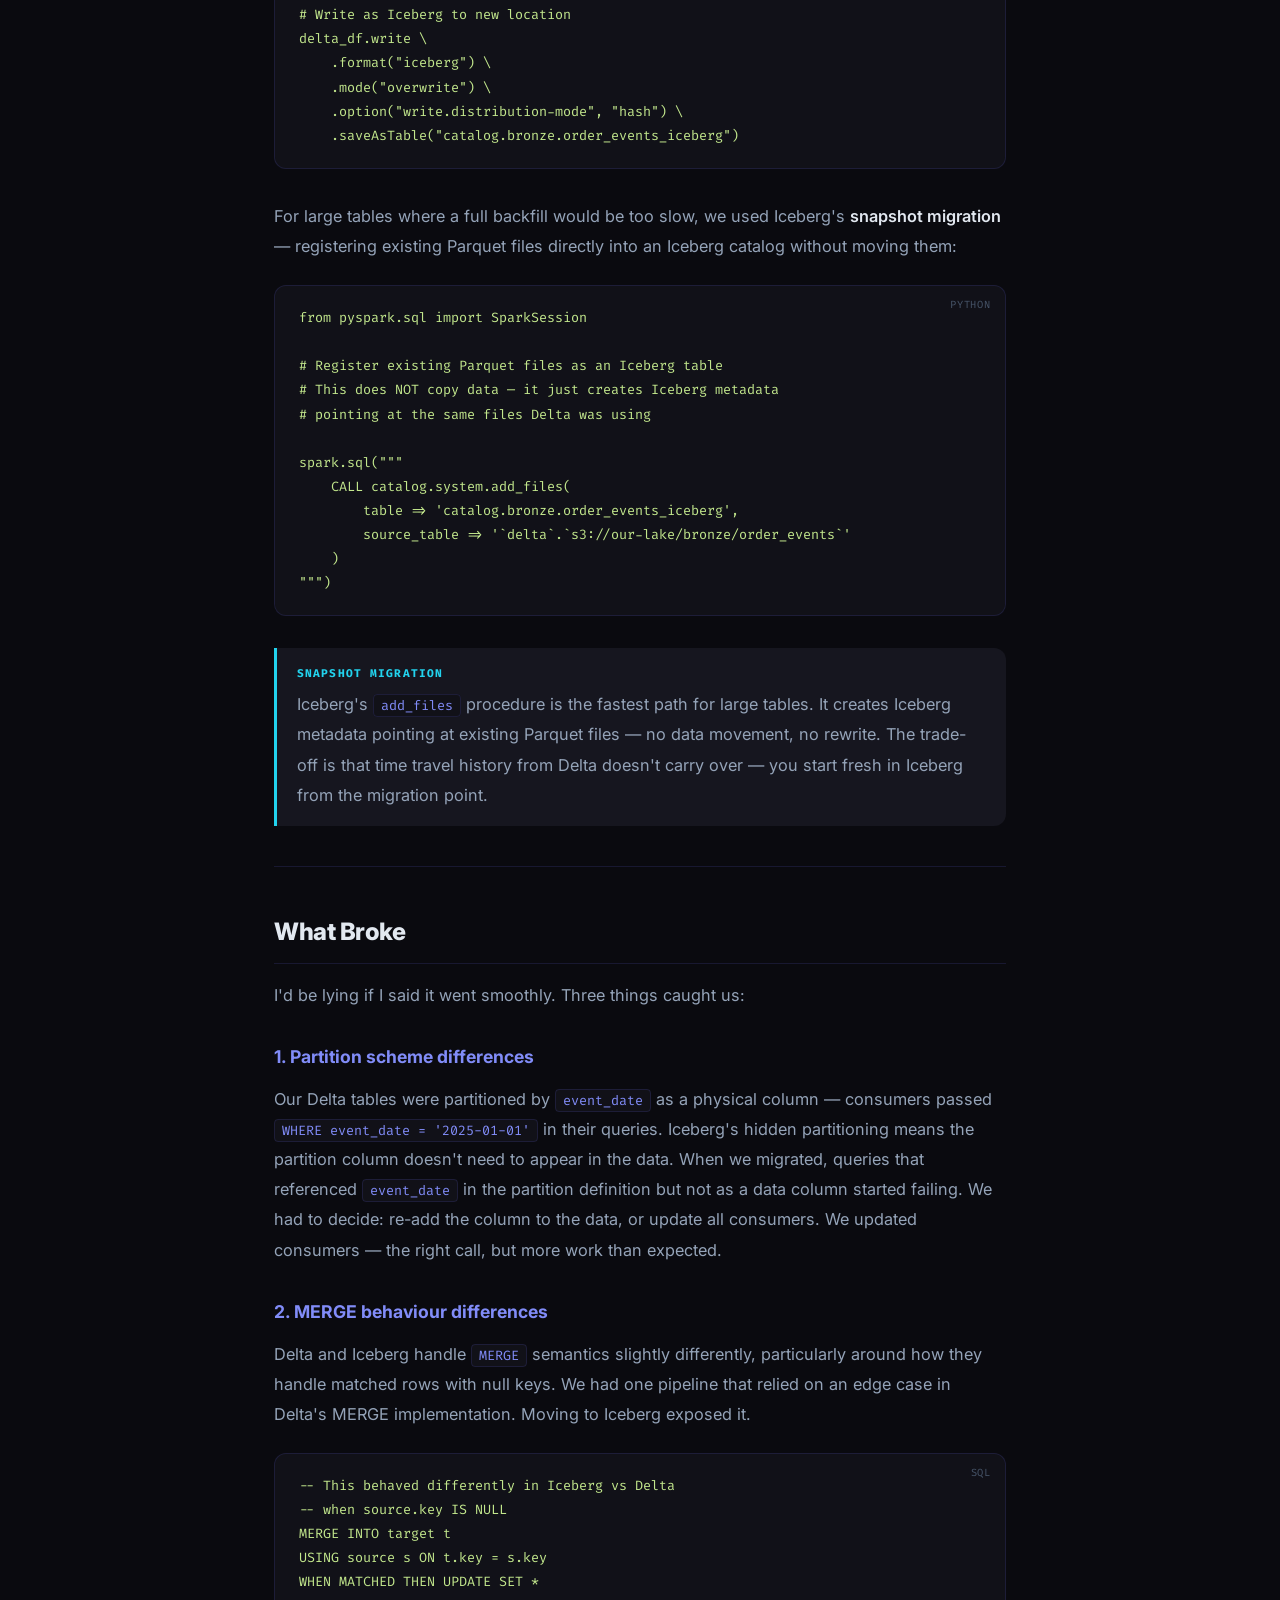
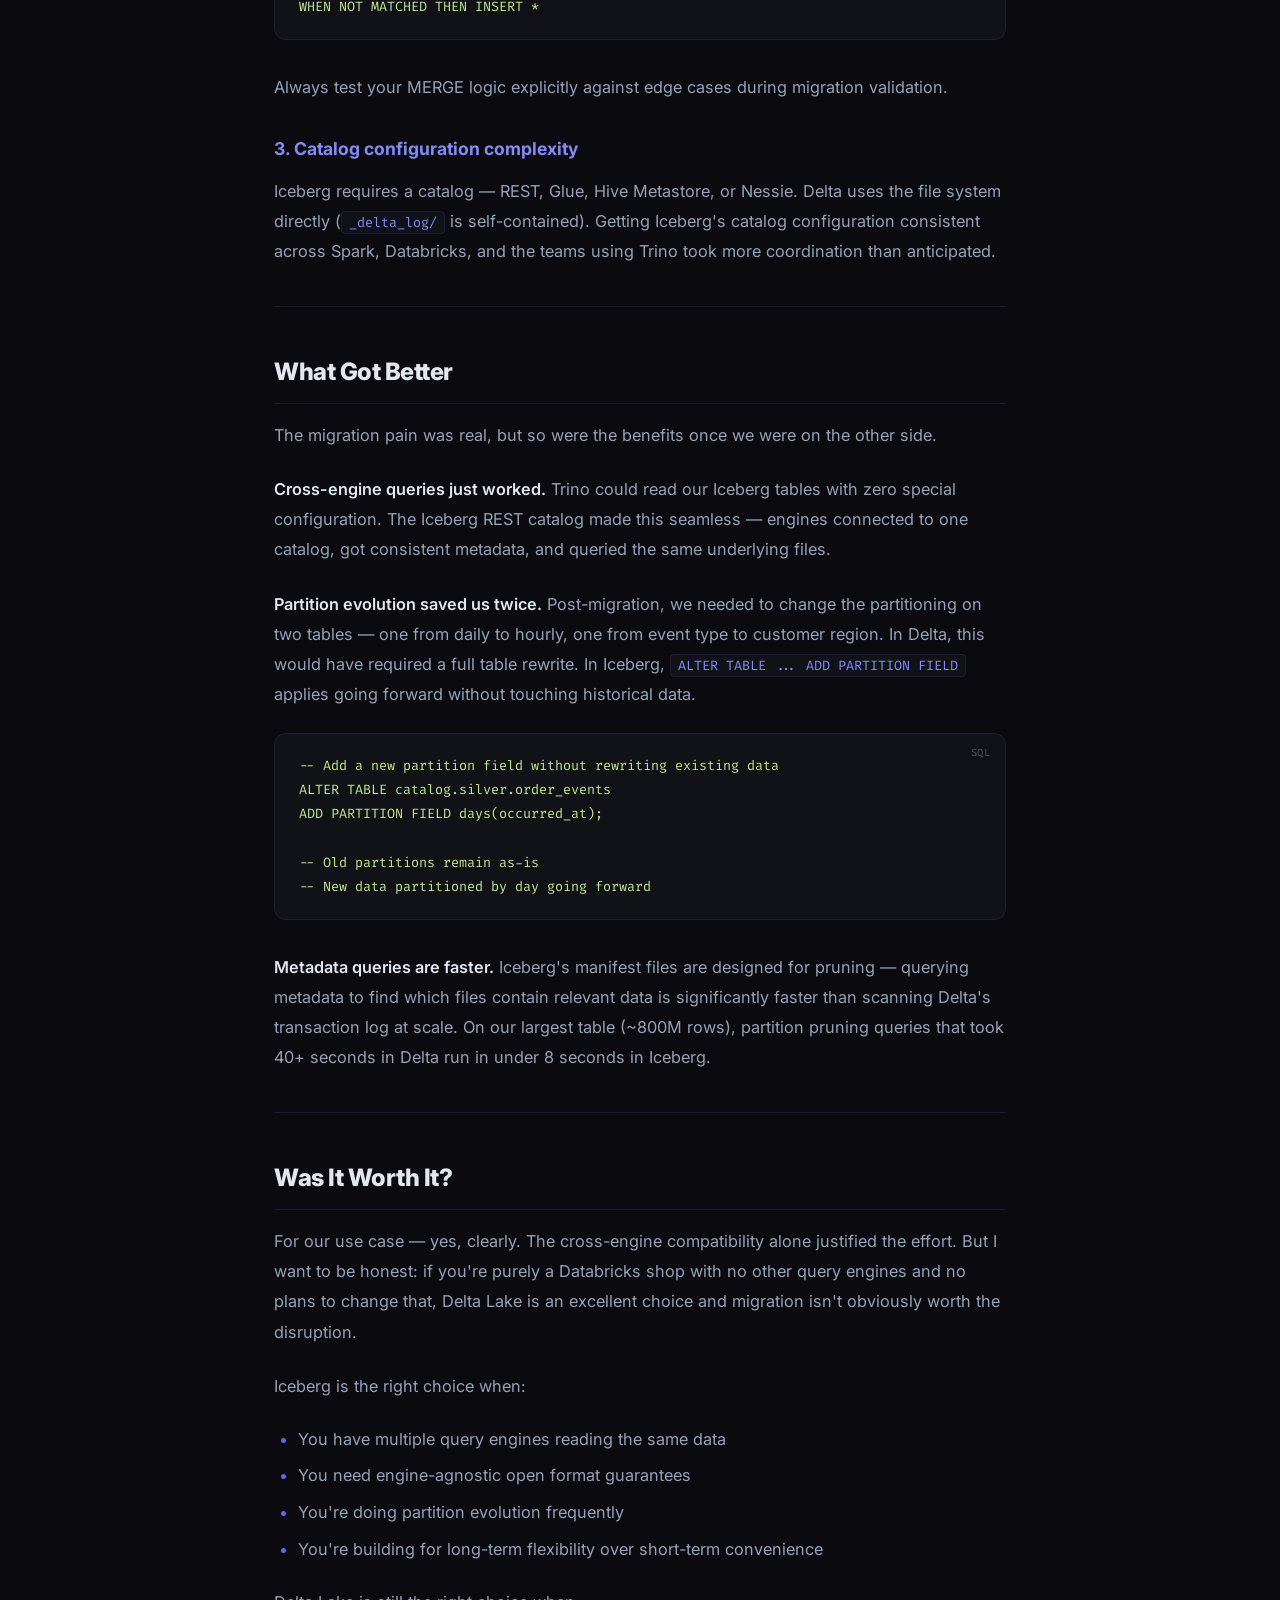
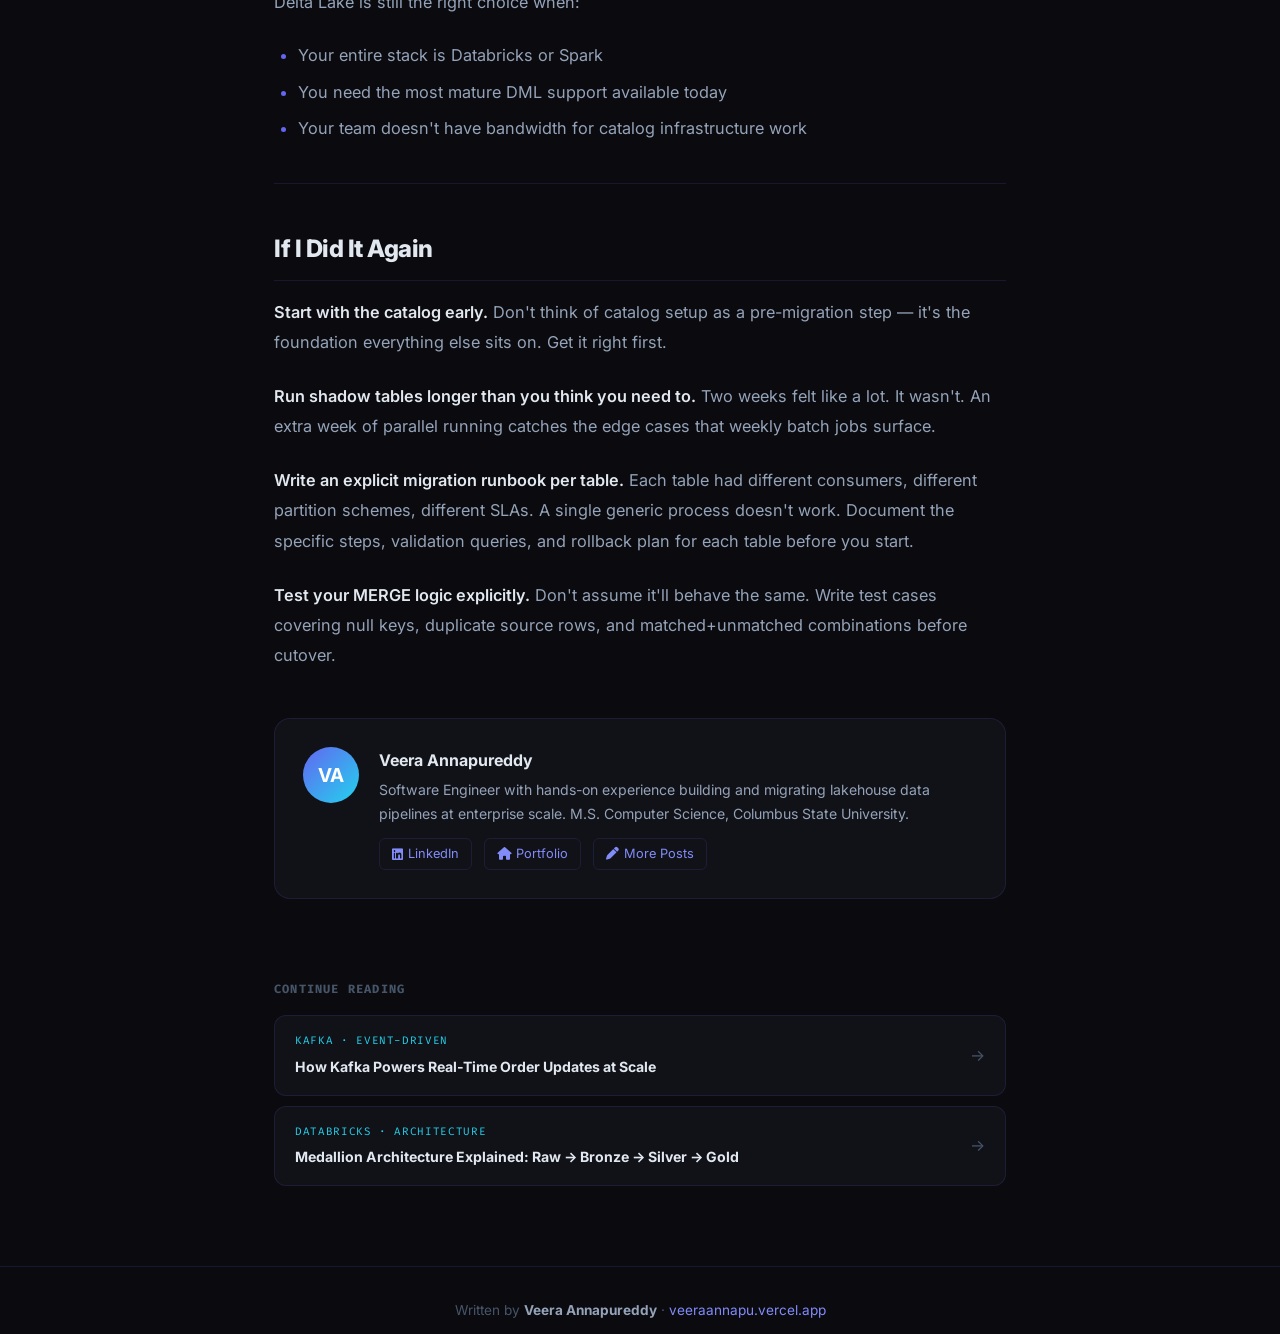
<file: blog/migrating-delta-lake-to-apache-iceberg.html>
<!DOCTYPE html>
<html lang="en">
<head>
  <meta charset="UTF-8"/>
  <meta name="viewport" content="width=device-width, initial-scale=1.0"/>
  <title>Migrating from Delta Lake to Apache Iceberg — What We Learned | Veera Annapureddy</title>
  <meta name="description" content="Why we migrated, how we did it without downtime, what broke, and whether it was worth it. A candid engineering retrospective on Delta Lake to Apache Iceberg migration."/>
  <link rel="preconnect" href="https://fonts.googleapis.com"/>
  <link rel="preconnect" href="https://fonts.gstatic.com" crossorigin/>
  <link href="https://fonts.googleapis.com/css2?family=Inter:wght@300;400;500;600;700;800&family=Fira+Code:wght@400;500&display=swap" rel="stylesheet"/>
  <link rel="stylesheet" href="https://cdnjs.cloudflare.com/ajax/libs/font-awesome/6.5.0/css/all.min.css"/>
  <script async src="https://www.googletagmanager.com/gtag/js?id=G-F1ZBLVLDTH"></script>
  <script>window.dataLayer=window.dataLayer||[];function gtag(){dataLayer.push(arguments);}gtag('js',new Date());gtag('config','G-F1ZBLVLDTH');</script>
  <style>
    :root{--primary:#6366f1;--primary-light:#818cf8;--accent:#22d3ee;--bg:#0a0a0f;--bg-card:#111118;--bg-elevated:#16161f;--border:rgba(99,102,241,0.15);--border-hover:rgba(99,102,241,0.4);--text:#e2e8f0;--text-muted:#94a3b8;--text-dim:#475569;--font-sans:'Inter',system-ui,sans-serif;--font-mono:'Fira Code',monospace;--radius:12px;--shadow-glow:0 0 40px rgba(99,102,241,0.15);--transition:0.3s cubic-bezier(0.4,0,0.2,1);}
    *,*::before,*::after{box-sizing:border-box;margin:0;padding:0;}
    html{scroll-behavior:smooth;}
    body{font-family:var(--font-sans);background:var(--bg);color:var(--text);line-height:1.7;overflow-x:hidden;}
    a{text-decoration:none;color:inherit;}
    ::-webkit-scrollbar{width:6px;}::-webkit-scrollbar-track{background:var(--bg);}::-webkit-scrollbar-thumb{background:var(--primary);border-radius:99px;}
    .navbar{position:fixed;top:0;left:0;right:0;height:72px;z-index:1000;background:rgba(10,10,15,0.9);backdrop-filter:blur(20px);border-bottom:1px solid var(--border);}
    .nav-container{max-width:1200px;margin:0 auto;padding:0 24px;height:100%;display:flex;align-items:center;justify-content:space-between;}
    .nav-logo{font-family:var(--font-mono);font-size:1.1rem;font-weight:700;color:var(--text);}.nav-logo:hover{color:var(--primary-light);}
    .logo-bracket{color:var(--primary);}
    .nav-back{display:flex;align-items:center;gap:8px;color:var(--text-muted);font-size:0.88rem;font-weight:500;transition:var(--transition);padding:8px 14px;border-radius:6px;border:1px solid var(--border);}
    .nav-back:hover{color:var(--primary-light);border-color:var(--primary);background:rgba(99,102,241,0.08);}
    .post-hero{padding:120px 24px 60px;max-width:780px;margin:0 auto;}
    .post-breadcrumb{display:flex;align-items:center;gap:8px;font-family:var(--font-mono);font-size:0.75rem;color:var(--text-dim);margin-bottom:24px;}
    .post-breadcrumb a{color:var(--primary-light);}.post-breadcrumb a:hover{text-decoration:underline;}
    .post-cat{font-family:var(--font-mono);font-size:0.78rem;color:var(--accent);letter-spacing:0.08em;text-transform:uppercase;margin-bottom:16px;display:flex;gap:12px;flex-wrap:wrap;}
    .post-cat span{background:rgba(34,211,238,0.08);border:1px solid rgba(34,211,238,0.2);padding:3px 10px;border-radius:4px;}
    .post-title{font-size:clamp(1.8rem,4vw,2.6rem);font-weight:800;letter-spacing:-0.03em;line-height:1.2;margin-bottom:20px;}
    .post-meta{display:flex;align-items:center;gap:16px;flex-wrap:wrap;color:var(--text-dim);font-size:0.84rem;font-family:var(--font-mono);margin-bottom:40px;padding-bottom:32px;border-bottom:1px solid var(--border);}
    .post-meta-item{display:flex;align-items:center;gap:6px;}
    .post-author{display:flex;align-items:center;gap:10px;}
    .author-avatar{width:36px;height:36px;border-radius:50%;background:linear-gradient(135deg,var(--primary),var(--accent));display:flex;align-items:center;justify-content:center;font-size:0.8rem;font-weight:700;color:#fff;flex-shrink:0;}
    .post-body{max-width:780px;margin:0 auto;padding:0 24px 80px;}
    .post-body p{color:var(--text-muted);margin-bottom:1.5rem;font-size:1.02rem;line-height:1.85;}
    .post-body h2{font-size:1.5rem;font-weight:800;color:var(--text);margin:2.8rem 0 1rem;letter-spacing:-0.02em;padding-bottom:10px;border-bottom:1px solid var(--border);}
    .post-body h3{font-size:1.1rem;font-weight:700;color:var(--primary-light);margin:2rem 0 0.75rem;}
    .post-body strong{color:var(--text);font-weight:600;}
    .post-body pre{background:var(--bg-card);border:1px solid var(--border);border-radius:var(--radius);padding:20px 24px;overflow-x:auto;margin:1.5rem 0 2rem;position:relative;}
    .post-body pre::before{content:attr(data-lang);position:absolute;top:10px;right:14px;font-family:var(--font-mono);font-size:0.65rem;color:var(--text-dim);text-transform:uppercase;letter-spacing:0.08em;}
    .post-body code{font-family:var(--font-mono);font-size:0.84rem;line-height:1.75;color:#c3e88d;}
    .post-body p code,.post-body li code{background:var(--bg-card);border:1px solid var(--border);color:var(--primary-light);padding:2px 7px;border-radius:4px;font-size:0.84rem;}
    .callout{background:var(--bg-elevated);border-left:3px solid var(--primary);border-radius:0 var(--radius) var(--radius) 0;padding:16px 20px;margin:1.8rem 0;}
    .callout p{margin-bottom:0;color:var(--text-muted);}
    .callout.tip{border-color:var(--accent);}
    .callout.warn{border-color:#f59e0b;}
    .callout.good{border-color:#86efac;}
    .callout-label{font-family:var(--font-mono);font-size:0.7rem;font-weight:700;text-transform:uppercase;letter-spacing:0.1em;color:var(--primary-light);margin-bottom:6px;}
    .callout.tip .callout-label{color:var(--accent);}
    .callout.warn .callout-label{color:#f59e0b;}
    .callout.good .callout-label{color:#86efac;}
    .post-body ul,.post-body ol{color:var(--text-muted);padding-left:1.5rem;margin-bottom:1.5rem;}
    .post-body li{margin-bottom:0.5rem;font-size:1.02rem;line-height:1.75;}
    .post-body li::marker{color:var(--primary);}
    .post-body hr{border:none;border-top:1px solid var(--border);margin:2.5rem 0;}
    .compare-grid{display:grid;grid-template-columns:1fr 1fr;gap:16px;margin:1.5rem 0 2rem;}
    .compare-card{background:var(--bg-card);border:1px solid var(--border);border-radius:var(--radius);padding:18px;}
    .compare-card.delta{border-top:2px solid #fb923c;}
    .compare-card.iceberg{border-top:2px solid #86efac;}
    .compare-label{font-family:var(--font-mono);font-size:0.7rem;font-weight:700;text-transform:uppercase;letter-spacing:0.08em;margin-bottom:10px;}
    .compare-card.delta .compare-label{color:#fb923c;}
    .compare-card.iceberg .compare-label{color:#86efac;}
    .compare-card ul{padding-left:1rem;margin:0;}
    .compare-card li{font-size:0.82rem;color:var(--text-muted);margin-bottom:5px;line-height:1.5;}
    .compare-card li::marker{color:var(--text-dim);}
    .timeline{display:flex;flex-direction:column;gap:0;margin:1.5rem 0 2rem;}
    .tl-item{display:flex;gap:16px;}
    .tl-left{display:flex;flex-direction:column;align-items:center;width:32px;flex-shrink:0;}
    .tl-dot{width:12px;height:12px;border-radius:50%;background:var(--primary);flex-shrink:0;margin-top:4px;}
    .tl-line{width:2px;background:var(--border);flex:1;margin:4px 0;}
    .tl-item:last-child .tl-line{display:none;}
    .tl-content{padding-bottom:20px;flex:1;}
    .tl-phase{font-family:var(--font-mono);font-size:0.7rem;font-weight:700;text-transform:uppercase;letter-spacing:0.08em;color:var(--accent);margin-bottom:4px;}
    .tl-title{font-weight:700;font-size:0.92rem;color:var(--text);margin-bottom:4px;}
    .tl-desc{font-size:0.82rem;color:var(--text-muted);line-height:1.6;}
    .author-card{background:var(--bg-card);border:1px solid var(--border);border-radius:16px;padding:28px;margin-top:48px;display:flex;gap:20px;align-items:flex-start;}
    .author-card-avatar{width:56px;height:56px;border-radius:50%;background:linear-gradient(135deg,var(--primary),var(--accent));display:flex;align-items:center;justify-content:center;font-size:1.2rem;font-weight:700;color:#fff;flex-shrink:0;}
    .author-card-name{font-weight:700;font-size:1rem;margin-bottom:4px;}
    .author-card-bio{font-size:0.88rem;color:var(--text-muted);line-height:1.7;margin-bottom:12px;}
    .author-links{display:flex;gap:12px;flex-wrap:wrap;}
    .author-link{font-size:0.8rem;color:var(--primary-light);display:flex;align-items:center;gap:5px;border:1px solid var(--border);padding:4px 12px;border-radius:6px;transition:var(--transition);}
    .author-link:hover{border-color:var(--primary);background:rgba(99,102,241,0.08);}
    .more-posts{max-width:780px;margin:0 auto;padding:0 24px 80px;}
    .more-title{font-family:var(--font-mono);font-size:0.75rem;font-weight:700;text-transform:uppercase;letter-spacing:0.1em;color:var(--text-dim);margin-bottom:16px;}
    .more-grid{display:flex;flex-direction:column;gap:10px;}
    .more-card{background:var(--bg-card);border:1px solid var(--border);border-radius:var(--radius);padding:16px 20px;display:flex;justify-content:space-between;align-items:center;gap:16px;transition:var(--transition);}
    .more-card:hover{border-color:var(--border-hover);box-shadow:var(--shadow-glow);}
    .more-card-cat{font-family:var(--font-mono);font-size:0.68rem;color:var(--accent);text-transform:uppercase;letter-spacing:0.06em;margin-bottom:4px;}
    .more-card-title{font-size:0.88rem;font-weight:700;color:var(--text);}
    .more-card-arrow{color:var(--text-dim);font-size:1rem;flex-shrink:0;transition:var(--transition);}
    .more-card:hover .more-card-arrow{color:var(--primary-light);transform:translateX(4px);}
    .footer{background:var(--bg);border-top:1px solid var(--border);padding:32px 24px;text-align:center;}
    .footer-text{font-size:0.85rem;color:var(--text-dim);}
    .footer-text strong{color:var(--text-muted);}
    @media(max-width:600px){.post-hero{padding:100px 18px 40px;}.post-body{padding:0 18px 60px;}.author-card{flex-direction:column;}.compare-grid{grid-template-columns:1fr;}}
  </style>
</head>
<body>

<nav class="navbar">
  <div class="nav-container">
    <a href="../index.html" class="nav-logo"><span class="logo-bracket">&lt;</span>VA<span class="logo-bracket">/&gt;</span></a>
    <a href="../index.html#blog" class="nav-back"><i class="fas fa-arrow-left"></i> Back to Blog</a>
  </div>
</nav>

<div class="post-hero">
  <div class="post-breadcrumb">
    <a href="../index.html">Home</a> <span>/</span>
    <a href="../index.html#blog">Blog</a> <span>/</span>
    <span>Delta Lake → Iceberg</span>
  </div>
  <div class="post-cat">
    <span>Apache Iceberg</span>
    <span>Delta Lake</span>
    <span>Data Engineering</span>
  </div>
  <h1 class="post-title">Migrating from Delta Lake to Apache Iceberg — What We Learned</h1>
  <div class="post-meta">
    <div class="post-author">
      <div class="author-avatar">VA</div>
      <span style="color:var(--text-muted);">Veera Annapureddy</span>
    </div>
    <span style="color:var(--border-hover);">·</span>
    <div class="post-meta-item"><i class="far fa-calendar"></i> May 2025</div>
    <div class="post-meta-item"><i class="far fa-clock"></i> 10 min read</div>
  </div>
</div>

<article class="post-body">

<p>We didn't wake up one morning and decide to migrate. Like most infrastructure decisions, it started with a problem — a growing frustration with cross-engine compatibility that Delta Lake, in its earlier versions, didn't handle well. Our Databricks pipelines worked great. But the moment another team tried to query the same tables from a non-Spark engine, things got complicated.</p>

<p>This is an honest account of why we migrated, how we did it, what surprised us, and what I'd do differently with the benefit of hindsight.</p>

<hr/>

<h2>Why We Started Looking at Iceberg</h2>

<p>Delta Lake is excellent inside the Databricks ecosystem. ACID transactions, time travel, schema evolution — it does all of these well. But it has always been tightly coupled to Spark, and as our data ecosystem grew, that coupling became friction.</p>

<p>The specific pain points that pushed us toward Iceberg:</p>

<ul>
  <li><strong>Cross-engine reads were painful.</strong> Other teams using Trino, Presto, or Athena to query our Delta tables had to jump through hoops — manifest files, connector configurations, version mismatches.</li>
  <li><strong>Metadata operations were slow at scale.</strong> On large tables, listing Delta transaction logs became a bottleneck. <code>VACUUM</code> and <code>OPTIMIZE</code> operations that should be routine started taking hours.</li>
  <li><strong>Vendor lock-in felt real.</strong> Delta Lake is open source but Databricks controls the roadmap. Iceberg is governed by the Apache Software Foundation — multiple vendors contribute, and no single company owns the format.</li>
</ul>

<div class="compare-grid">
  <div class="compare-card delta">
    <div class="compare-label">🔶 Delta Lake</div>
    <ul>
      <li>Excellent Databricks integration</li>
      <li>Simple transaction log (_delta_log)</li>
      <li>Mature MERGE and DML support</li>
      <li>Spark-native, great performance</li>
      <li>Cross-engine support improving but limited</li>
      <li>Databricks-led roadmap</li>
    </ul>
  </div>
  <div class="compare-card iceberg">
    <div class="compare-label">🧊 Apache Iceberg</div>
    <ul>
      <li>True open table format — engine agnostic</li>
      <li>Rich metadata layer (manifests, snapshots)</li>
      <li>Native Spark, Trino, Flink, Athena support</li>
      <li>Hidden partitioning — no partition column needed in queries</li>
      <li>Partition evolution without rewriting data</li>
      <li>Apache Foundation governance</li>
    </ul>
  </div>
</div>

<hr/>

<h2>What "Migration" Actually Means</h2>

<p>Before getting into the how, it's worth being clear about what we were actually doing. There is no magic "convert Delta to Iceberg" button. The data doesn't change — Parquet files are Parquet files. What changes is the <strong>metadata layer</strong> that sits on top: the transaction logs, manifests, and catalog entries that tell engines how to read those files.</p>

<p>A Delta table stores its metadata in a <code>_delta_log/</code> folder full of JSON transaction logs. An Iceberg table stores its metadata in a hierarchy of manifest files, snapshot files, and a catalog entry. Same underlying Parquet data — completely different metadata structure.</p>

<p>This means a migration is fundamentally a metadata operation, which is both good news (you're not rewriting terabytes of data) and a source of risk (if the metadata migration goes wrong, queries break silently).</p>

<hr/>

<h2>How We Approached It</h2>

<div class="timeline">
  <div class="tl-item">
    <div class="tl-left"><div class="tl-dot"></div><div class="tl-line"></div></div>
    <div class="tl-content">
      <div class="tl-phase">Phase 1 — Inventory</div>
      <div class="tl-title">Catalog every Delta table, classify by risk</div>
      <div class="tl-desc">We listed all Delta tables, noted their size, daily write volume, downstream consumers, and criticality. Low-traffic analytics tables migrated first. High-traffic production tables last.</div>
    </div>
  </div>
  <div class="tl-item">
    <div class="tl-left"><div class="tl-dot"></div><div class="tl-line"></div></div>
    <div class="tl-content">
      <div class="tl-phase">Phase 2 — Shadow tables</div>
      <div class="tl-title">Build Iceberg versions alongside Delta tables</div>
      <div class="tl-desc">For each table, we created an Iceberg version running in parallel. Both were written to simultaneously. Consumers could query either. This ran for 2 weeks per table before cutover.</div>
    </div>
  </div>
  <div class="tl-item">
    <div class="tl-left"><div class="tl-dot"></div><div class="tl-line"></div></div>
    <div class="tl-content">
      <div class="tl-phase">Phase 3 — Validation</div>
      <div class="tl-title">Row count checks, schema validation, sample diffs</div>
      <div class="tl-desc">Automated reconciliation jobs ran nightly comparing Delta vs Iceberg row counts, schema definitions, and sample record diffs. Any discrepancy blocked the cutover for that table.</div>
    </div>
  </div>
  <div class="tl-item">
    <div class="tl-left"><div class="tl-dot"></div><div class="tl-line"></div></div>
    <div class="tl-content">
      <div class="tl-phase">Phase 4 — Cutover</div>
      <div class="tl-title">Switch consumers, keep Delta as read-only backup</div>
      <div class="tl-desc">Consumer jobs were pointed at Iceberg tables. Delta versions stayed alive in read-only mode for 30 days as rollback insurance. No data was deleted during this window.</div>
    </div>
  </div>
  <div class="tl-item">
    <div class="tl-left"><div class="tl-dot"></div><div class="tl-line"></div></div>
    <div class="tl-content">
      <div class="tl-phase">Phase 5 — Cleanup</div>
      <div class="tl-title">Decommission Delta versions after 30 days</div>
      <div class="tl-desc">After 30 stable days on Iceberg, Delta versions were decommissioned. Storage reclaimed, pipelines simplified.</div>
    </div>
  </div>
</div>

<hr/>

<h2>The Technical Migration</h2>

<p>For tables where a full backfill was acceptable, we used Spark to read the Delta table and write to Iceberg directly:</p>

<pre data-lang="Python"><code># Read existing Delta table
delta_df = spark.read \
    .format("delta") \
    .load("s3://our-lake/bronze/order_events")

# Write as Iceberg to new location
delta_df.write \
    .format("iceberg") \
    .mode("overwrite") \
    .option("write.distribution-mode", "hash") \
    .saveAsTable("catalog.bronze.order_events_iceberg")</code></pre>

<p>For large tables where a full backfill would be too slow, we used Iceberg's <strong>snapshot migration</strong> — registering existing Parquet files directly into an Iceberg catalog without moving them:</p>

<pre data-lang="Python"><code>from pyspark.sql import SparkSession

# Register existing Parquet files as an Iceberg table
# This does NOT copy data — it just creates Iceberg metadata
# pointing at the same files Delta was using

spark.sql("""
    CALL catalog.system.add_files(
        table => 'catalog.bronze.order_events_iceberg',
        source_table => '`delta`.`s3://our-lake/bronze/order_events`'
    )
""")</code></pre>

<div class="callout tip">
  <div class="callout-label">Snapshot Migration</div>
  <p>Iceberg's <code>add_files</code> procedure is the fastest path for large tables. It creates Iceberg metadata pointing at existing Parquet files — no data movement, no rewrite. The trade-off is that time travel history from Delta doesn't carry over — you start fresh in Iceberg from the migration point.</p>
</div>

<hr/>

<h2>What Broke</h2>

<p>I'd be lying if I said it went smoothly. Three things caught us:</p>

<h3>1. Partition scheme differences</h3>
<p>Our Delta tables were partitioned by <code>event_date</code> as a physical column — consumers passed <code>WHERE event_date = '2025-01-01'</code> in their queries. Iceberg's hidden partitioning means the partition column doesn't need to appear in the data. When we migrated, queries that referenced <code>event_date</code> in the partition definition but not as a data column started failing. We had to decide: re-add the column to the data, or update all consumers. We updated consumers — the right call, but more work than expected.</p>

<h3>2. MERGE behaviour differences</h3>
<p>Delta and Iceberg handle <code>MERGE</code> semantics slightly differently, particularly around how they handle matched rows with null keys. We had one pipeline that relied on an edge case in Delta's MERGE implementation. Moving to Iceberg exposed it.</p>

<pre data-lang="SQL"><code>-- This behaved differently in Iceberg vs Delta
-- when source.key IS NULL
MERGE INTO target t
USING source s ON t.key = s.key
WHEN MATCHED THEN UPDATE SET *
WHEN NOT MATCHED THEN INSERT *</code></pre>

<p>Always test your MERGE logic explicitly against edge cases during migration validation.</p>

<h3>3. Catalog configuration complexity</h3>
<p>Iceberg requires a catalog — REST, Glue, Hive Metastore, or Nessie. Delta uses the file system directly (<code>_delta_log/</code> is self-contained). Getting Iceberg's catalog configuration consistent across Spark, Databricks, and the teams using Trino took more coordination than anticipated.</p>

<hr/>

<h2>What Got Better</h2>

<p>The migration pain was real, but so were the benefits once we were on the other side.</p>

<p><strong>Cross-engine queries just worked.</strong> Trino could read our Iceberg tables with zero special configuration. The Iceberg REST catalog made this seamless — engines connected to one catalog, got consistent metadata, and queried the same underlying files.</p>

<p><strong>Partition evolution saved us twice.</strong> Post-migration, we needed to change the partitioning on two tables — one from daily to hourly, one from event type to customer region. In Delta, this would have required a full table rewrite. In Iceberg, <code>ALTER TABLE ... ADD PARTITION FIELD</code> applies going forward without touching historical data.</p>

<pre data-lang="SQL"><code>-- Add a new partition field without rewriting existing data
ALTER TABLE catalog.silver.order_events
ADD PARTITION FIELD days(occurred_at);

-- Old partitions remain as-is
-- New data partitioned by day going forward</code></pre>

<p><strong>Metadata queries are faster.</strong> Iceberg's manifest files are designed for pruning — querying metadata to find which files contain relevant data is significantly faster than scanning Delta's transaction log at scale. On our largest table (~800M rows), partition pruning queries that took 40+ seconds in Delta run in under 8 seconds in Iceberg.</p>

<hr/>

<h2>Was It Worth It?</h2>

<p>For our use case — yes, clearly. The cross-engine compatibility alone justified the effort. But I want to be honest: if you're purely a Databricks shop with no other query engines and no plans to change that, Delta Lake is an excellent choice and migration isn't obviously worth the disruption.</p>

<p>Iceberg is the right choice when:</p>
<ul>
  <li>You have multiple query engines reading the same data</li>
  <li>You need engine-agnostic open format guarantees</li>
  <li>You're doing partition evolution frequently</li>
  <li>You're building for long-term flexibility over short-term convenience</li>
</ul>

<p>Delta Lake is still the right choice when:</p>
<ul>
  <li>Your entire stack is Databricks or Spark</li>
  <li>You need the most mature DML support available today</li>
  <li>Your team doesn't have bandwidth for catalog infrastructure work</li>
</ul>

<hr/>

<h2>If I Did It Again</h2>

<p><strong>Start with the catalog early.</strong> Don't think of catalog setup as a pre-migration step — it's the foundation everything else sits on. Get it right first.</p>

<p><strong>Run shadow tables longer than you think you need to.</strong> Two weeks felt like a lot. It wasn't. An extra week of parallel running catches the edge cases that weekly batch jobs surface.</p>

<p><strong>Write an explicit migration runbook per table.</strong> Each table had different consumers, different partition schemes, different SLAs. A single generic process doesn't work. Document the specific steps, validation queries, and rollback plan for each table before you start.</p>

<p><strong>Test your MERGE logic explicitly.</strong> Don't assume it'll behave the same. Write test cases covering null keys, duplicate source rows, and matched+unmatched combinations before cutover.</p>

<div class="author-card">
  <div class="author-card-avatar">VA</div>
  <div>
    <div class="author-card-name">Veera Annapureddy</div>
    <div class="author-card-bio">Software Engineer with hands-on experience building and migrating lakehouse data pipelines at enterprise scale. M.S. Computer Science, Columbus State University.</div>
    <div class="author-links">
      <a class="author-link" href="https://linkedin.com/in/veeraannapureddy" target="_blank"><i class="fab fa-linkedin"></i> LinkedIn</a>
      <a class="author-link" href="../index.html"><i class="fas fa-home"></i> Portfolio</a>
      <a class="author-link" href="../index.html#blog"><i class="fas fa-pen"></i> More Posts</a>
    </div>
  </div>
</div>
</article>

<div class="more-posts">
  <div class="more-title">Continue Reading</div>
  <div class="more-grid">
    <a class="more-card" href="kafka-real-time-order-updates.html">
      <div><div class="more-card-cat">Kafka · Event-Driven</div><div class="more-card-title">How Kafka Powers Real-Time Order Updates at Scale</div></div>
      <span class="more-card-arrow">→</span>
    </a>
    <a class="more-card" href="medallion-architecture-raw-bronze-silver-gold.html">
      <div><div class="more-card-cat">Databricks · Architecture</div><div class="more-card-title">Medallion Architecture Explained: Raw → Bronze → Silver → Gold</div></div>
      <span class="more-card-arrow">→</span>
    </a>
  </div>
</div>

<footer class="footer">
  <p class="footer-text">Written by <strong>Veera Annapureddy</strong> · <a href="../index.html" style="color:var(--primary-light)">veeraannapu.vercel.app</a></p>
</footer>
</body>
</html>
</file>
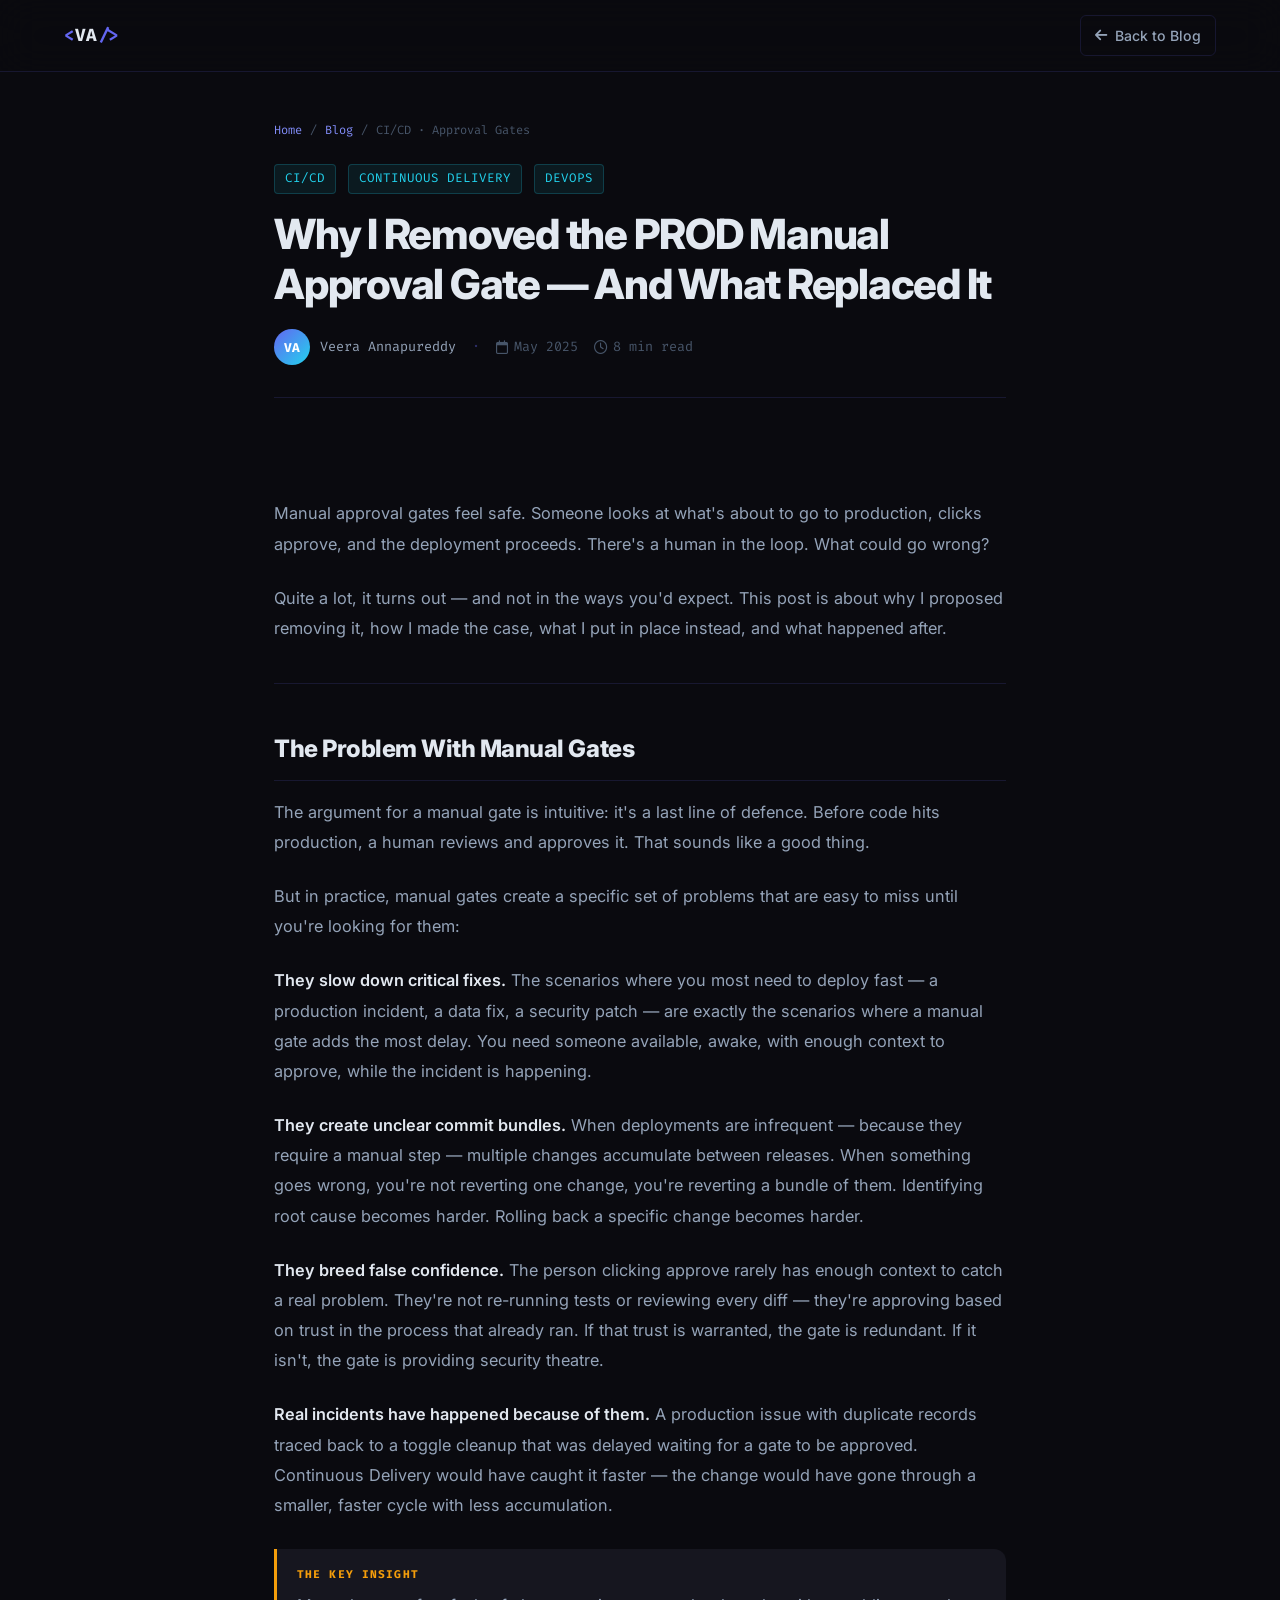
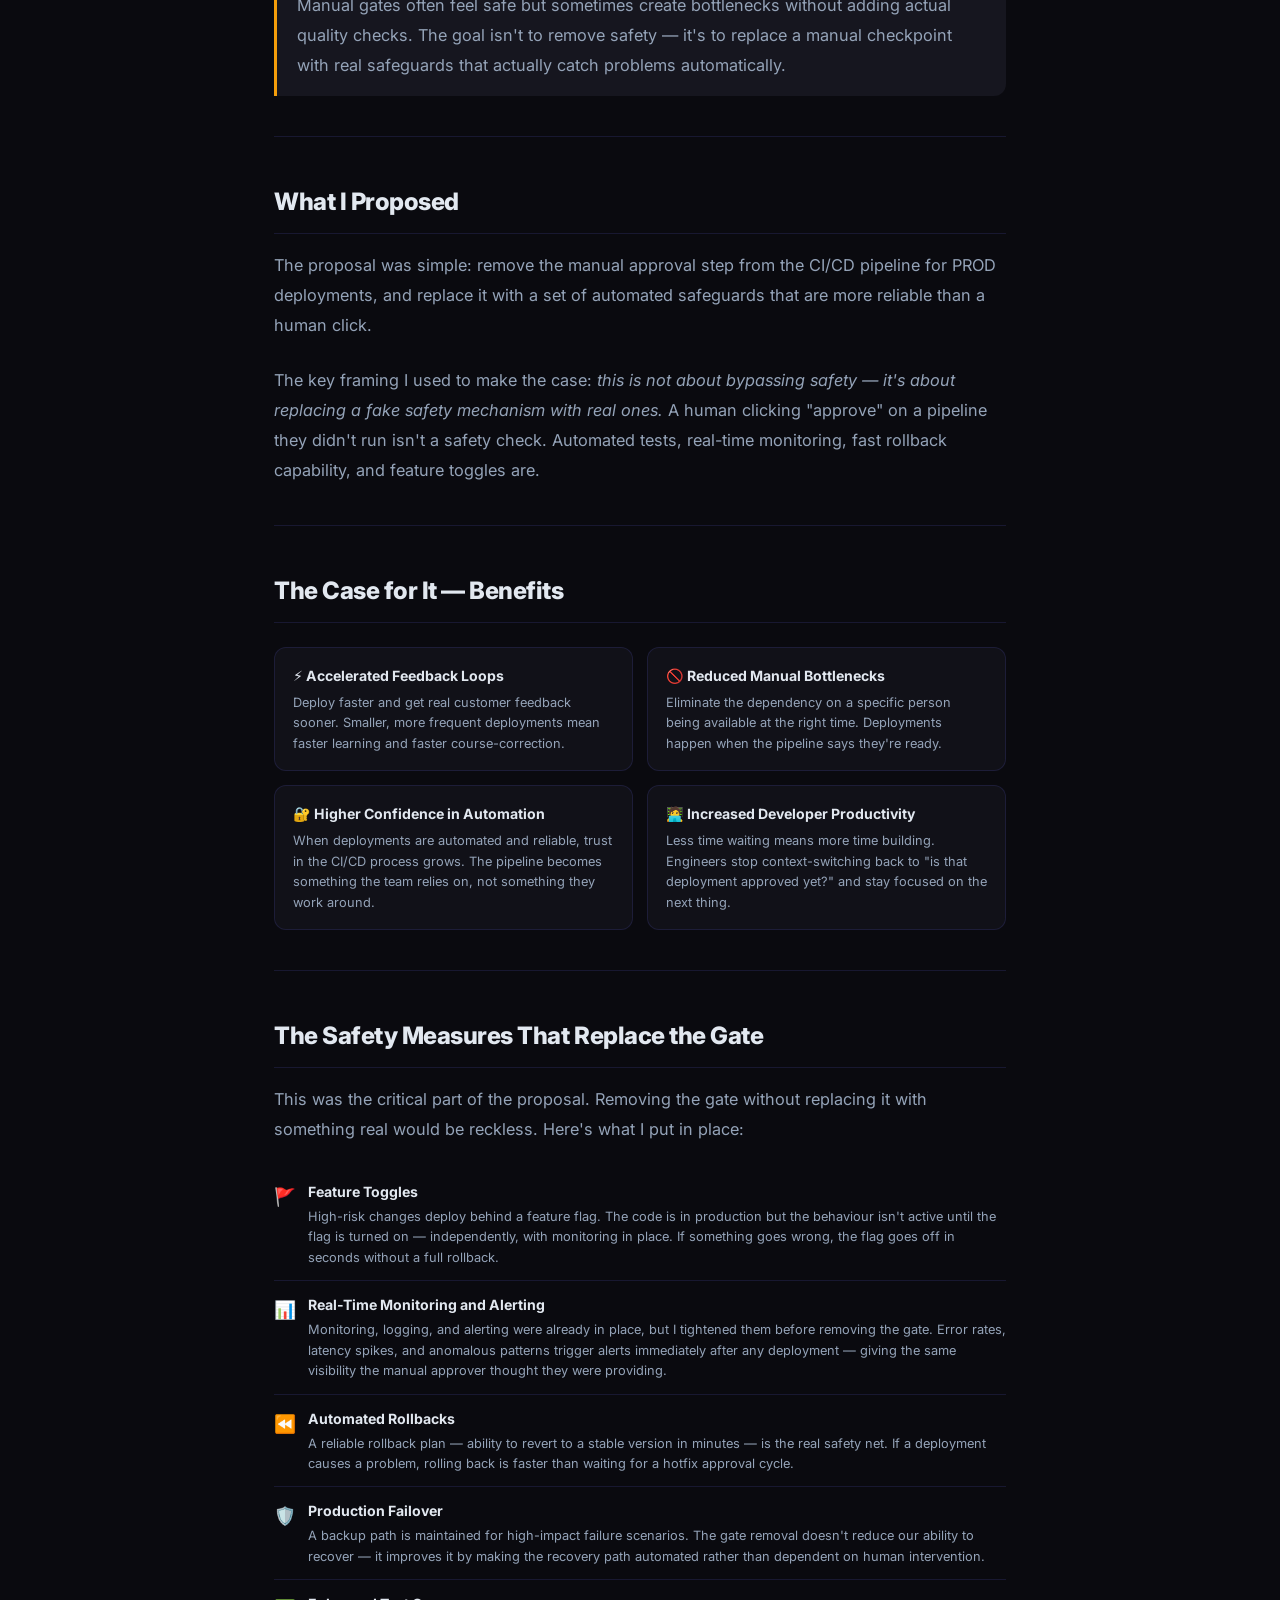
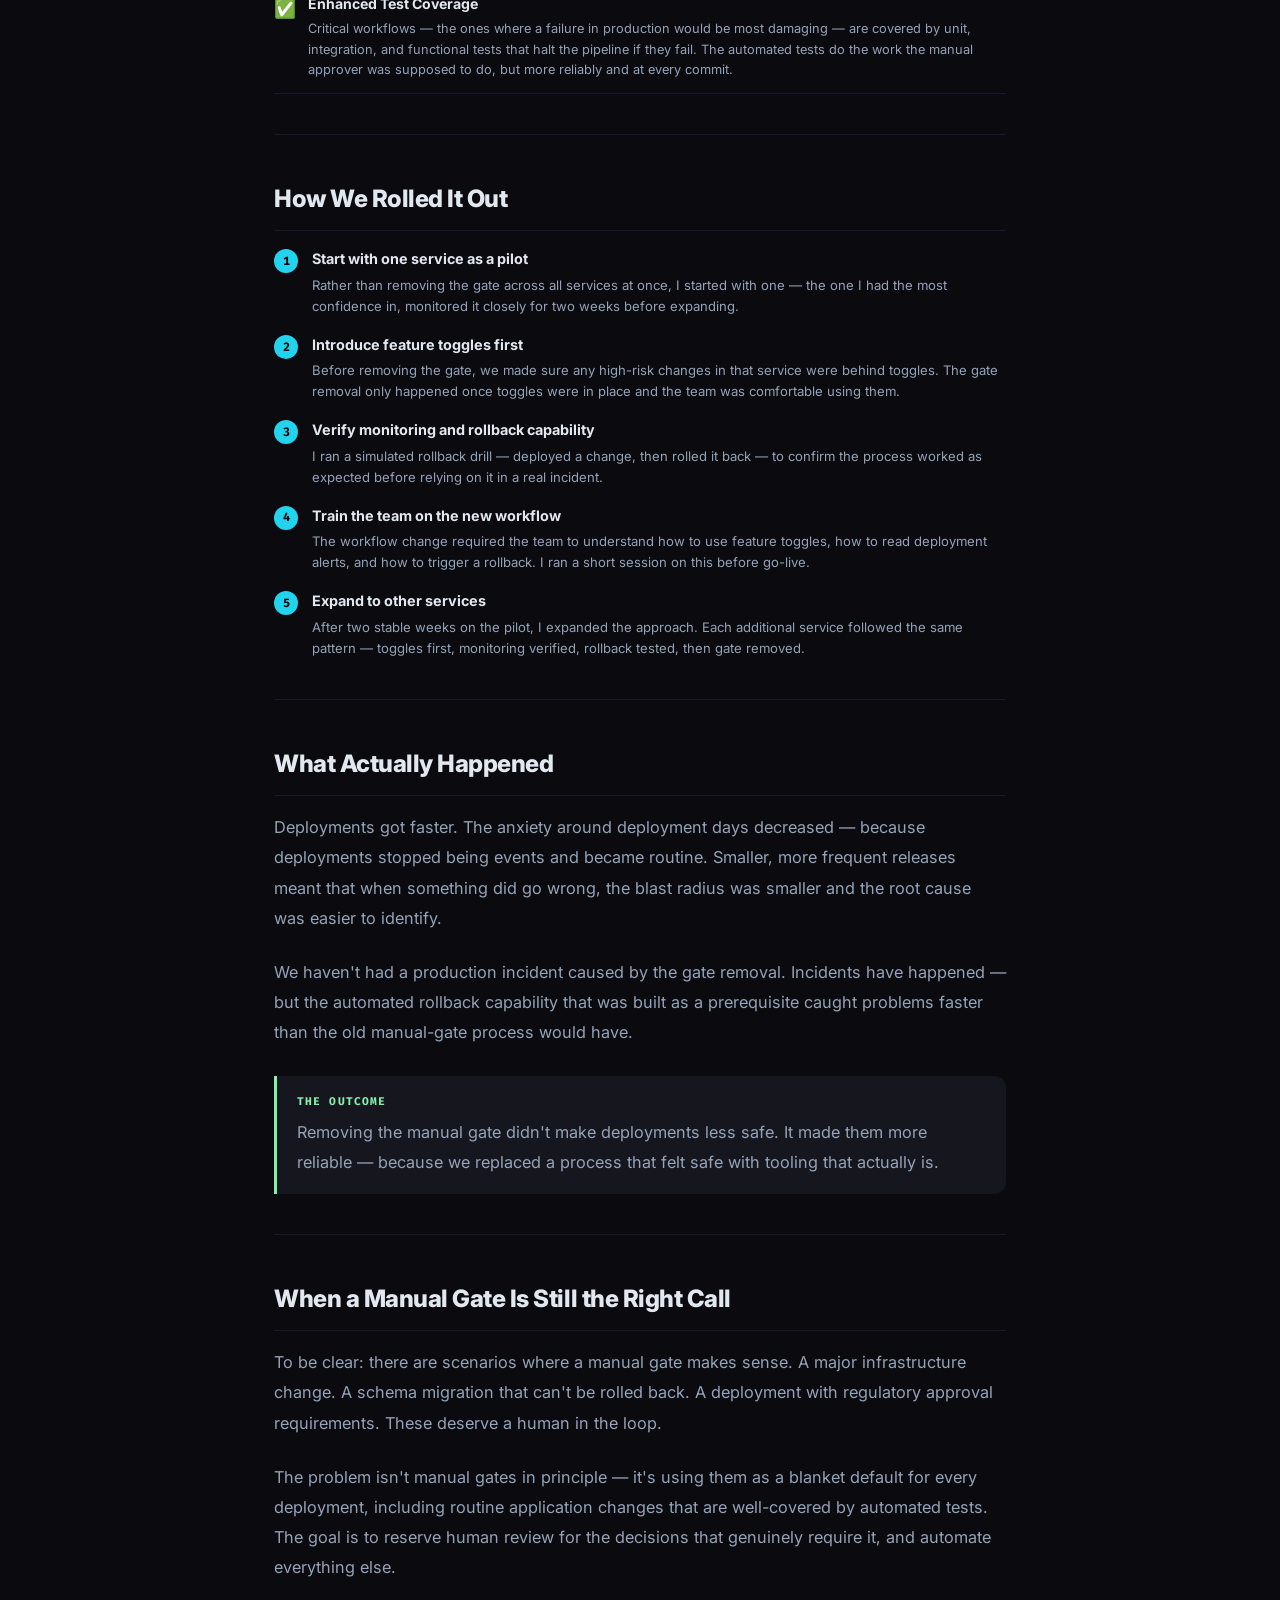
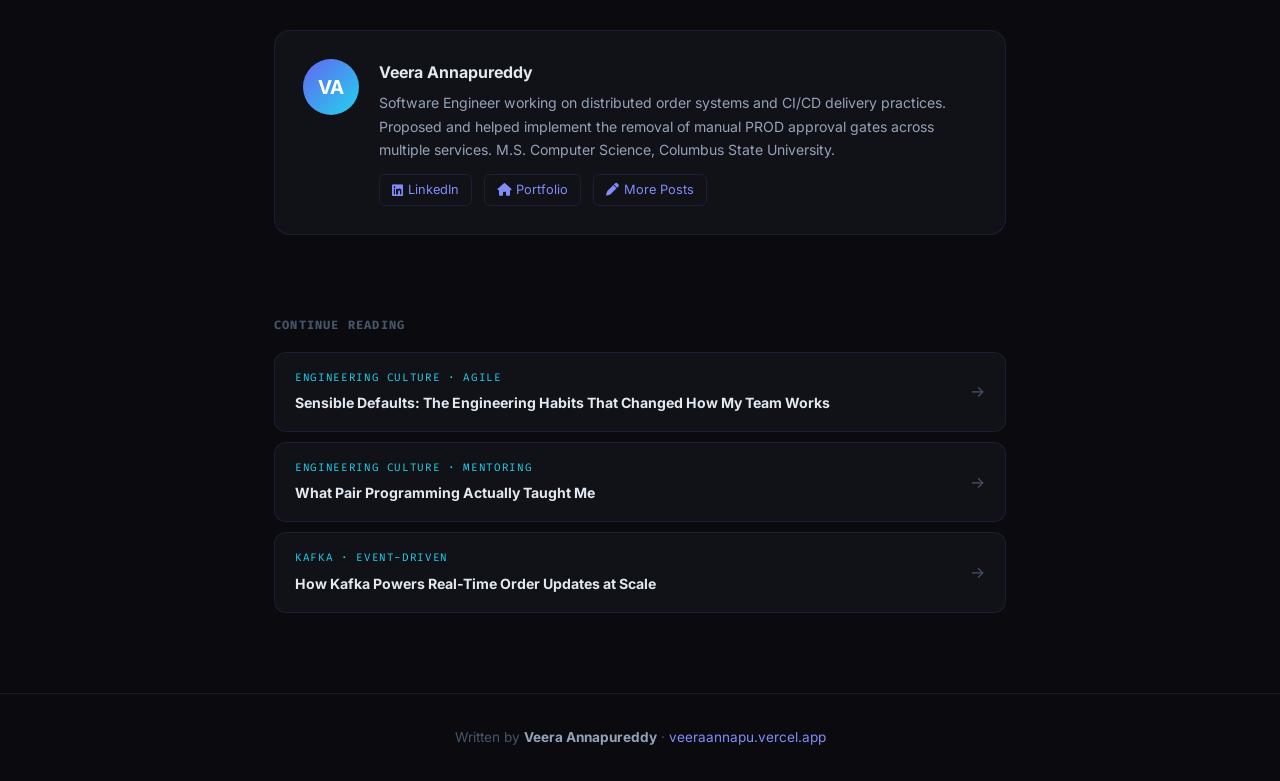
<file: blog/removing-prod-approval-gates.html>
<!DOCTYPE html>
<html lang="en">
<head>
  <meta charset="UTF-8"/>
  <meta name="viewport" content="width=device-width, initial-scale=1.0"/>
  <title>Why I Removed the PROD Manual Approval Gate — And What Replaced It | Veera Annapureddy</title>
  <meta name="description" content="Manual approval gates feel safe. They often aren't. Here is why I proposed removing it, what I put in place instead, and what happened after."/>
  <link rel="preconnect" href="https://fonts.googleapis.com"/>
  <link rel="preconnect" href="https://fonts.gstatic.com" crossorigin/>
  <link href="https://fonts.googleapis.com/css2?family=Inter:wght@300;400;500;600;700;800&family=Fira+Code:wght@400;500&display=swap" rel="stylesheet"/>
  <link rel="stylesheet" href="https://cdnjs.cloudflare.com/ajax/libs/font-awesome/6.5.0/css/all.min.css"/>
  <script async src="https://www.googletagmanager.com/gtag/js?id=G-F1ZBLVLDTH"></script>
  <script>window.dataLayer=window.dataLayer||[];function gtag(){dataLayer.push(arguments);}gtag('js',new Date());gtag('config','G-F1ZBLVLDTH');</script>
  <style>
    :root{--primary:#6366f1;--primary-light:#818cf8;--accent:#22d3ee;--bg:#0a0a0f;--bg-card:#111118;--bg-elevated:#16161f;--border:rgba(99,102,241,0.15);--border-hover:rgba(99,102,241,0.4);--text:#e2e8f0;--text-muted:#94a3b8;--text-dim:#475569;--font-sans:'Inter',system-ui,sans-serif;--font-mono:'Fira Code',monospace;--radius:12px;--shadow-glow:0 0 40px rgba(99,102,241,0.15);--transition:0.3s cubic-bezier(0.4,0,0.2,1);}
    *,*::before,*::after{box-sizing:border-box;margin:0;padding:0;}html{scroll-behavior:smooth;}
    body{font-family:var(--font-sans);background:var(--bg);color:var(--text);line-height:1.7;overflow-x:hidden;}
    a{text-decoration:none;color:inherit;}
    ::-webkit-scrollbar{width:6px;}::-webkit-scrollbar-track{background:var(--bg);}::-webkit-scrollbar-thumb{background:var(--primary);border-radius:99px;}
    .navbar{position:fixed;top:0;left:0;right:0;height:72px;z-index:1000;background:rgba(10,10,15,0.9);backdrop-filter:blur(20px);border-bottom:1px solid var(--border);}
    .nav-container{max-width:1200px;margin:0 auto;padding:0 24px;height:100%;display:flex;align-items:center;justify-content:space-between;}
    .nav-logo{font-family:var(--font-mono);font-size:1.1rem;font-weight:700;color:var(--text);}.nav-logo:hover{color:var(--primary-light);}
    .logo-bracket{color:var(--primary);}
    .nav-back{display:flex;align-items:center;gap:8px;color:var(--text-muted);font-size:0.88rem;font-weight:500;transition:var(--transition);padding:8px 14px;border-radius:6px;border:1px solid var(--border);}
    .nav-back:hover{color:var(--primary-light);border-color:var(--primary);background:rgba(99,102,241,0.08);}
    .post-hero{padding:120px 24px 60px;max-width:780px;margin:0 auto;}
    .post-breadcrumb{display:flex;align-items:center;gap:8px;font-family:var(--font-mono);font-size:0.75rem;color:var(--text-dim);margin-bottom:24px;}
    .post-breadcrumb a{color:var(--primary-light);}.post-breadcrumb a:hover{text-decoration:underline;}
    .post-cat{font-family:var(--font-mono);font-size:0.78rem;color:var(--accent);letter-spacing:0.08em;text-transform:uppercase;margin-bottom:16px;display:flex;gap:12px;flex-wrap:wrap;}
    .post-cat span{background:rgba(34,211,238,0.08);border:1px solid rgba(34,211,238,0.2);padding:3px 10px;border-radius:4px;}
    .post-title{font-size:clamp(1.8rem,4vw,2.6rem);font-weight:800;letter-spacing:-0.03em;line-height:1.2;margin-bottom:20px;}
    .post-meta{display:flex;align-items:center;gap:16px;flex-wrap:wrap;color:var(--text-dim);font-size:0.84rem;font-family:var(--font-mono);margin-bottom:40px;padding-bottom:32px;border-bottom:1px solid var(--border);}
    .post-meta-item{display:flex;align-items:center;gap:6px;}
    .post-author{display:flex;align-items:center;gap:10px;}
    .author-avatar{width:36px;height:36px;border-radius:50%;background:linear-gradient(135deg,var(--primary),var(--accent));display:flex;align-items:center;justify-content:center;font-size:0.8rem;font-weight:700;color:#fff;flex-shrink:0;}
    .post-body{max-width:780px;margin:0 auto;padding:0 24px 80px;}
    .post-body p{color:var(--text-muted);margin-bottom:1.5rem;font-size:1.02rem;line-height:1.85;}
    .post-body h2{font-size:1.5rem;font-weight:800;color:var(--text);margin:2.8rem 0 1rem;letter-spacing:-0.02em;padding-bottom:10px;border-bottom:1px solid var(--border);}
    .post-body h3{font-size:1.1rem;font-weight:700;color:var(--primary-light);margin:2rem 0 0.75rem;}
    .post-body strong{color:var(--text);font-weight:600;}
    .post-body pre{background:var(--bg-card);border:1px solid var(--border);border-radius:var(--radius);padding:20px 24px;overflow-x:auto;margin:1.5rem 0 2rem;position:relative;}
    .post-body pre::before{content:attr(data-lang);position:absolute;top:10px;right:14px;font-family:var(--font-mono);font-size:0.65rem;color:var(--text-dim);text-transform:uppercase;letter-spacing:0.08em;}
    .post-body code{font-family:var(--font-mono);font-size:0.84rem;line-height:1.75;color:#c3e88d;}
    .post-body p code,.post-body li code{background:var(--bg-card);border:1px solid var(--border);color:var(--primary-light);padding:2px 7px;border-radius:4px;font-size:0.84rem;}
    .callout{background:var(--bg-elevated);border-left:3px solid var(--primary);border-radius:0 var(--radius) var(--radius) 0;padding:16px 20px;margin:1.8rem 0;}
    .callout p{margin-bottom:0;color:var(--text-muted);}
    .callout.tip{border-color:var(--accent);}
    .callout.warn{border-color:#f59e0b;}
    .callout.good{border-color:#86efac;}
    .callout-label{font-family:var(--font-mono);font-size:0.7rem;font-weight:700;text-transform:uppercase;letter-spacing:0.1em;margin-bottom:6px;color:var(--primary-light);}
    .callout.tip .callout-label{color:var(--accent);}
    .callout.warn .callout-label{color:#f59e0b;}
    .callout.good .callout-label{color:#86efac;}
    .post-body ul,.post-body ol{color:var(--text-muted);padding-left:1.5rem;margin-bottom:1.5rem;}
    .post-body li{margin-bottom:0.5rem;font-size:1.02rem;line-height:1.75;}
    .post-body li::marker{color:var(--primary);}
    .post-body hr{border:none;border-top:1px solid var(--border);margin:2.5rem 0;}
    .benefit-grid{display:grid;grid-template-columns:1fr 1fr;gap:14px;margin:1.5rem 0 2rem;}
    .benefit-card{background:var(--bg-card);border:1px solid var(--border);border-radius:var(--radius);padding:16px 18px;}
    .benefit-card-title{font-weight:700;font-size:0.88rem;color:var(--text);margin-bottom:5px;display:flex;align-items:center;gap:7px;}
    .benefit-card p{margin-bottom:0;font-size:0.8rem;color:var(--text-muted);line-height:1.6;}
    .safety-item{display:flex;gap:12px;align-items:flex-start;padding:12px 0;border-bottom:1px solid var(--border);}
    .safety-item:last-child{border-bottom:none;}
    .safety-icon{font-size:1.1rem;flex-shrink:0;margin-top:2px;}
    .safety-title{font-weight:700;font-size:0.88rem;color:var(--text);margin-bottom:3px;}
    .safety-desc{font-size:0.8rem;color:var(--text-muted);line-height:1.6;}
    .impl-step{display:flex;gap:14px;margin-bottom:16px;align-items:flex-start;}
    .impl-num{font-family:var(--font-mono);font-size:0.75rem;font-weight:700;color:#000;background:var(--accent);width:24px;height:24px;border-radius:99px;display:flex;align-items:center;justify-content:center;flex-shrink:0;margin-top:2px;}
    .impl-title{font-weight:700;font-size:0.9rem;color:var(--text);margin-bottom:3px;}
    .impl-desc{font-size:0.82rem;color:var(--text-muted);line-height:1.6;}
    .author-card{background:var(--bg-card);border:1px solid var(--border);border-radius:16px;padding:28px;margin-top:48px;display:flex;gap:20px;align-items:flex-start;}
    .author-card-avatar{width:56px;height:56px;border-radius:50%;background:linear-gradient(135deg,var(--primary),var(--accent));display:flex;align-items:center;justify-content:center;font-size:1.2rem;font-weight:700;color:#fff;flex-shrink:0;}
    .author-card-name{font-weight:700;font-size:1rem;margin-bottom:4px;}
    .author-card-bio{font-size:0.88rem;color:var(--text-muted);line-height:1.7;margin-bottom:12px;}
    .author-links{display:flex;gap:12px;flex-wrap:wrap;}
    .author-link{font-size:0.8rem;color:var(--primary-light);display:flex;align-items:center;gap:5px;border:1px solid var(--border);padding:4px 12px;border-radius:6px;transition:var(--transition);}
    .author-link:hover{border-color:var(--primary);background:rgba(99,102,241,0.08);}
    .more-posts{max-width:780px;margin:0 auto;padding:0 24px 80px;}
    .more-title{font-family:var(--font-mono);font-size:0.75rem;font-weight:700;text-transform:uppercase;letter-spacing:0.1em;color:var(--text-dim);margin-bottom:16px;}
    .more-grid{display:flex;flex-direction:column;gap:10px;}
    .more-card{background:var(--bg-card);border:1px solid var(--border);border-radius:var(--radius);padding:16px 20px;display:flex;justify-content:space-between;align-items:center;gap:16px;transition:var(--transition);}
    .more-card:hover{border-color:var(--border-hover);box-shadow:var(--shadow-glow);}
    .more-card-cat{font-family:var(--font-mono);font-size:0.68rem;color:var(--accent);text-transform:uppercase;letter-spacing:0.06em;margin-bottom:4px;}
    .more-card-title{font-size:0.88rem;font-weight:700;color:var(--text);}
    .more-card-arrow{color:var(--text-dim);font-size:1rem;flex-shrink:0;transition:var(--transition);}
    .more-card:hover .more-card-arrow{color:var(--primary-light);transform:translateX(4px);}
    .footer{background:var(--bg);border-top:1px solid var(--border);padding:32px 24px;text-align:center;}
    .footer-text{font-size:0.85rem;color:var(--text-dim);}
    .footer-text strong{color:var(--text-muted);}
    @media(max-width:600px){.post-hero{padding:100px 18px 40px;}.post-body{padding:0 18px 60px;}.author-card{flex-direction:column;}.benefit-grid{grid-template-columns:1fr;}}
  </style>
</head>
<body>

<nav class="navbar">
  <div class="nav-container">
    <a href="../index.html" class="nav-logo"><span class="logo-bracket">&lt;</span>VA<span class="logo-bracket">/&gt;</span></a>
    <a href="../index.html#blog" class="nav-back"><i class="fas fa-arrow-left"></i> Back to Blog</a>
  </div>
</nav>

<div class="post-hero">
  <div class="post-breadcrumb">
    <a href="../index.html">Home</a> <span>/</span>
    <a href="../index.html#blog">Blog</a> <span>/</span>
    <span>CI/CD · Approval Gates</span>
  </div>
  <div class="post-cat">
    <span>CI/CD</span><span>Continuous Delivery</span><span>DevOps</span>
  </div>
  <h1 class="post-title">Why I Removed the PROD Manual Approval Gate — And What Replaced It</h1>
  <div class="post-meta">
    <div class="post-author"><div class="author-avatar">VA</div><span style="color:var(--text-muted);">Veera Annapureddy</span></div>
    <span style="color:var(--border-hover);">·</span>
    <div class="post-meta-item"><i class="far fa-calendar"></i> May 2025</div>
    <div class="post-meta-item"><i class="far fa-clock"></i> 8 min read</div>
  </div>
</div>

<article class="post-body">

<p>Manual approval gates feel safe. Someone looks at what's about to go to production, clicks approve, and the deployment proceeds. There's a human in the loop. What could go wrong?</p>

<p>Quite a lot, it turns out — and not in the ways you'd expect. This post is about why I proposed removing it, how I made the case, what I put in place instead, and what happened after.</p>

<hr/>

<h2>The Problem With Manual Gates</h2>

<p>The argument for a manual gate is intuitive: it's a last line of defence. Before code hits production, a human reviews and approves it. That sounds like a good thing.</p>

<p>But in practice, manual gates create a specific set of problems that are easy to miss until you're looking for them:</p>

<p><strong>They slow down critical fixes.</strong> The scenarios where you most need to deploy fast — a production incident, a data fix, a security patch — are exactly the scenarios where a manual gate adds the most delay. You need someone available, awake, with enough context to approve, while the incident is happening.</p>

<p><strong>They create unclear commit bundles.</strong> When deployments are infrequent — because they require a manual step — multiple changes accumulate between releases. When something goes wrong, you're not reverting one change, you're reverting a bundle of them. Identifying root cause becomes harder. Rolling back a specific change becomes harder.</p>

<p><strong>They breed false confidence.</strong> The person clicking approve rarely has enough context to catch a real problem. They're not re-running tests or reviewing every diff — they're approving based on trust in the process that already ran. If that trust is warranted, the gate is redundant. If it isn't, the gate is providing security theatre.</p>

<p><strong>Real incidents have happened because of them.</strong> A production issue with duplicate records traced back to a toggle cleanup that was delayed waiting for a gate to be approved. Continuous Delivery would have caught it faster — the change would have gone through a smaller, faster cycle with less accumulation.</p>

<div class="callout warn">
  <div class="callout-label">The key insight</div>
  <p>Manual gates often feel safe but sometimes create bottlenecks without adding actual quality checks. The goal isn't to remove safety — it's to replace a manual checkpoint with real safeguards that actually catch problems automatically.</p>
</div>

<hr/>

<h2>What I Proposed</h2>

<p>The proposal was simple: remove the manual approval step from the CI/CD pipeline for PROD deployments, and replace it with a set of automated safeguards that are more reliable than a human click.</p>

<p>The key framing I used to make the case: <em>this is not about bypassing safety — it's about replacing a fake safety mechanism with real ones.</em> A human clicking "approve" on a pipeline they didn't run isn't a safety check. Automated tests, real-time monitoring, fast rollback capability, and feature toggles are.</p>

<hr/>

<h2>The Case for It — Benefits</h2>

<div class="benefit-grid">
  <div class="benefit-card">
    <div class="benefit-card-title">⚡ Accelerated Feedback Loops</div>
    <p>Deploy faster and get real customer feedback sooner. Smaller, more frequent deployments mean faster learning and faster course-correction.</p>
  </div>
  <div class="benefit-card">
    <div class="benefit-card-title">🚫 Reduced Manual Bottlenecks</div>
    <p>Eliminate the dependency on a specific person being available at the right time. Deployments happen when the pipeline says they're ready.</p>
  </div>
  <div class="benefit-card">
    <div class="benefit-card-title">🔐 Higher Confidence in Automation</div>
    <p>When deployments are automated and reliable, trust in the CI/CD process grows. The pipeline becomes something the team relies on, not something they work around.</p>
  </div>
  <div class="benefit-card">
    <div class="benefit-card-title">🧑‍💻 Increased Developer Productivity</div>
    <p>Less time waiting means more time building. Engineers stop context-switching back to "is that deployment approved yet?" and stay focused on the next thing.</p>
  </div>
</div>

<hr/>

<h2>The Safety Measures That Replace the Gate</h2>

<p>This was the critical part of the proposal. Removing the gate without replacing it with something real would be reckless. Here's what I put in place:</p>

<div class="safety-item">
  <div class="safety-icon">🚩</div>
  <div>
    <div class="safety-title">Feature Toggles</div>
    <div class="safety-desc">High-risk changes deploy behind a feature flag. The code is in production but the behaviour isn't active until the flag is turned on — independently, with monitoring in place. If something goes wrong, the flag goes off in seconds without a full rollback.</div>
  </div>
</div>
<div class="safety-item">
  <div class="safety-icon">📊</div>
  <div>
    <div class="safety-title">Real-Time Monitoring and Alerting</div>
    <div class="safety-desc">Monitoring, logging, and alerting were already in place, but I tightened them before removing the gate. Error rates, latency spikes, and anomalous patterns trigger alerts immediately after any deployment — giving the same visibility the manual approver thought they were providing.</div>
  </div>
</div>
<div class="safety-item">
  <div class="safety-icon">⏪</div>
  <div>
    <div class="safety-title">Automated Rollbacks</div>
    <div class="safety-desc">A reliable rollback plan — ability to revert to a stable version in minutes — is the real safety net. If a deployment causes a problem, rolling back is faster than waiting for a hotfix approval cycle.</div>
  </div>
</div>
<div class="safety-item">
  <div class="safety-icon">🛡️</div>
  <div>
    <div class="safety-title">Production Failover</div>
    <div class="safety-desc">A backup path is maintained for high-impact failure scenarios. The gate removal doesn't reduce our ability to recover — it improves it by making the recovery path automated rather than dependent on human intervention.</div>
  </div>
</div>
<div class="safety-item">
  <div class="safety-icon">✅</div>
  <div>
    <div class="safety-title">Enhanced Test Coverage</div>
    <div class="safety-desc">Critical workflows — the ones where a failure in production would be most damaging — are covered by unit, integration, and functional tests that halt the pipeline if they fail. The automated tests do the work the manual approver was supposed to do, but more reliably and at every commit.</div>
  </div>
</div>

<hr/>

<h2>How We Rolled It Out</h2>

<div class="impl-step">
  <div class="impl-num">1</div>
  <div>
    <div class="impl-title">Start with one service as a pilot</div>
    <div class="impl-desc">Rather than removing the gate across all services at once, I started with one — the one I had the most confidence in, monitored it closely for two weeks before expanding.</div>
  </div>
</div>
<div class="impl-step">
  <div class="impl-num">2</div>
  <div>
    <div class="impl-title">Introduce feature toggles first</div>
    <div class="impl-desc">Before removing the gate, we made sure any high-risk changes in that service were behind toggles. The gate removal only happened once toggles were in place and the team was comfortable using them.</div>
  </div>
</div>
<div class="impl-step">
  <div class="impl-num">3</div>
  <div>
    <div class="impl-title">Verify monitoring and rollback capability</div>
    <div class="impl-desc">I ran a simulated rollback drill — deployed a change, then rolled it back — to confirm the process worked as expected before relying on it in a real incident.</div>
  </div>
</div>
<div class="impl-step">
  <div class="impl-num">4</div>
  <div>
    <div class="impl-title">Train the team on the new workflow</div>
    <div class="impl-desc">The workflow change required the team to understand how to use feature toggles, how to read deployment alerts, and how to trigger a rollback. I ran a short session on this before go-live.</div>
  </div>
</div>
<div class="impl-step">
  <div class="impl-num">5</div>
  <div>
    <div class="impl-title">Expand to other services</div>
    <div class="impl-desc">After two stable weeks on the pilot, I expanded the approach. Each additional service followed the same pattern — toggles first, monitoring verified, rollback tested, then gate removed.</div>
  </div>
</div>

<hr/>

<h2>What Actually Happened</h2>

<p>Deployments got faster. The anxiety around deployment days decreased — because deployments stopped being events and became routine. Smaller, more frequent releases meant that when something did go wrong, the blast radius was smaller and the root cause was easier to identify.</p>

<p>We haven't had a production incident caused by the gate removal. Incidents have happened — but the automated rollback capability that was built as a prerequisite caught problems faster than the old manual-gate process would have.</p>

<div class="callout good">
  <div class="callout-label">The outcome</div>
  <p>Removing the manual gate didn't make deployments less safe. It made them more reliable — because we replaced a process that felt safe with tooling that actually is.</p>
</div>

<hr/>

<h2>When a Manual Gate Is Still the Right Call</h2>

<p>To be clear: there are scenarios where a manual gate makes sense. A major infrastructure change. A schema migration that can't be rolled back. A deployment with regulatory approval requirements. These deserve a human in the loop.</p>

<p>The problem isn't manual gates in principle — it's using them as a blanket default for every deployment, including routine application changes that are well-covered by automated tests. The goal is to reserve human review for the decisions that genuinely require it, and automate everything else.</p>

<div class="author-card">
  <div class="author-card-avatar">VA</div>
  <div>
    <div class="author-card-name">Veera Annapureddy</div>
    <div class="author-card-bio">Software Engineer working on distributed order systems and CI/CD delivery practices. Proposed and helped implement the removal of manual PROD approval gates across multiple services. M.S. Computer Science, Columbus State University.</div>
    <div class="author-links">
      <a class="author-link" href="https://linkedin.com/in/veeraannapureddy" target="_blank"><i class="fab fa-linkedin"></i> LinkedIn</a>
      <a class="author-link" href="../index.html"><i class="fas fa-home"></i> Portfolio</a>
      <a class="author-link" href="../index.html#blog"><i class="fas fa-pen"></i> More Posts</a>
    </div>
  </div>
</div>
</article>

<div class="more-posts">
  <div class="more-title">Continue Reading</div>
  <div class="more-grid">
    <a class="more-card" href="engineering-sensible-defaults.html">
      <div><div class="more-card-cat">Engineering Culture · Agile</div><div class="more-card-title">Sensible Defaults: The Engineering Habits That Changed How My Team Works</div></div>
      <span class="more-card-arrow">→</span>
    </a>
    <a class="more-card" href="what-pair-programming-actually-taught-me.html">
      <div><div class="more-card-cat">Engineering Culture · Mentoring</div><div class="more-card-title">What Pair Programming Actually Taught Me</div></div>
      <span class="more-card-arrow">→</span>
    </a>
    <a class="more-card" href="kafka-real-time-order-updates.html">
      <div><div class="more-card-cat">Kafka · Event-Driven</div><div class="more-card-title">How Kafka Powers Real-Time Order Updates at Scale</div></div>
      <span class="more-card-arrow">→</span>
    </a>
  </div>
</div>

<footer class="footer">
  <p class="footer-text">Written by <strong>Veera Annapureddy</strong> · <a href="../index.html" style="color:var(--primary-light)">veeraannapu.vercel.app</a></p>
</footer>
</body>
</html>
</file>
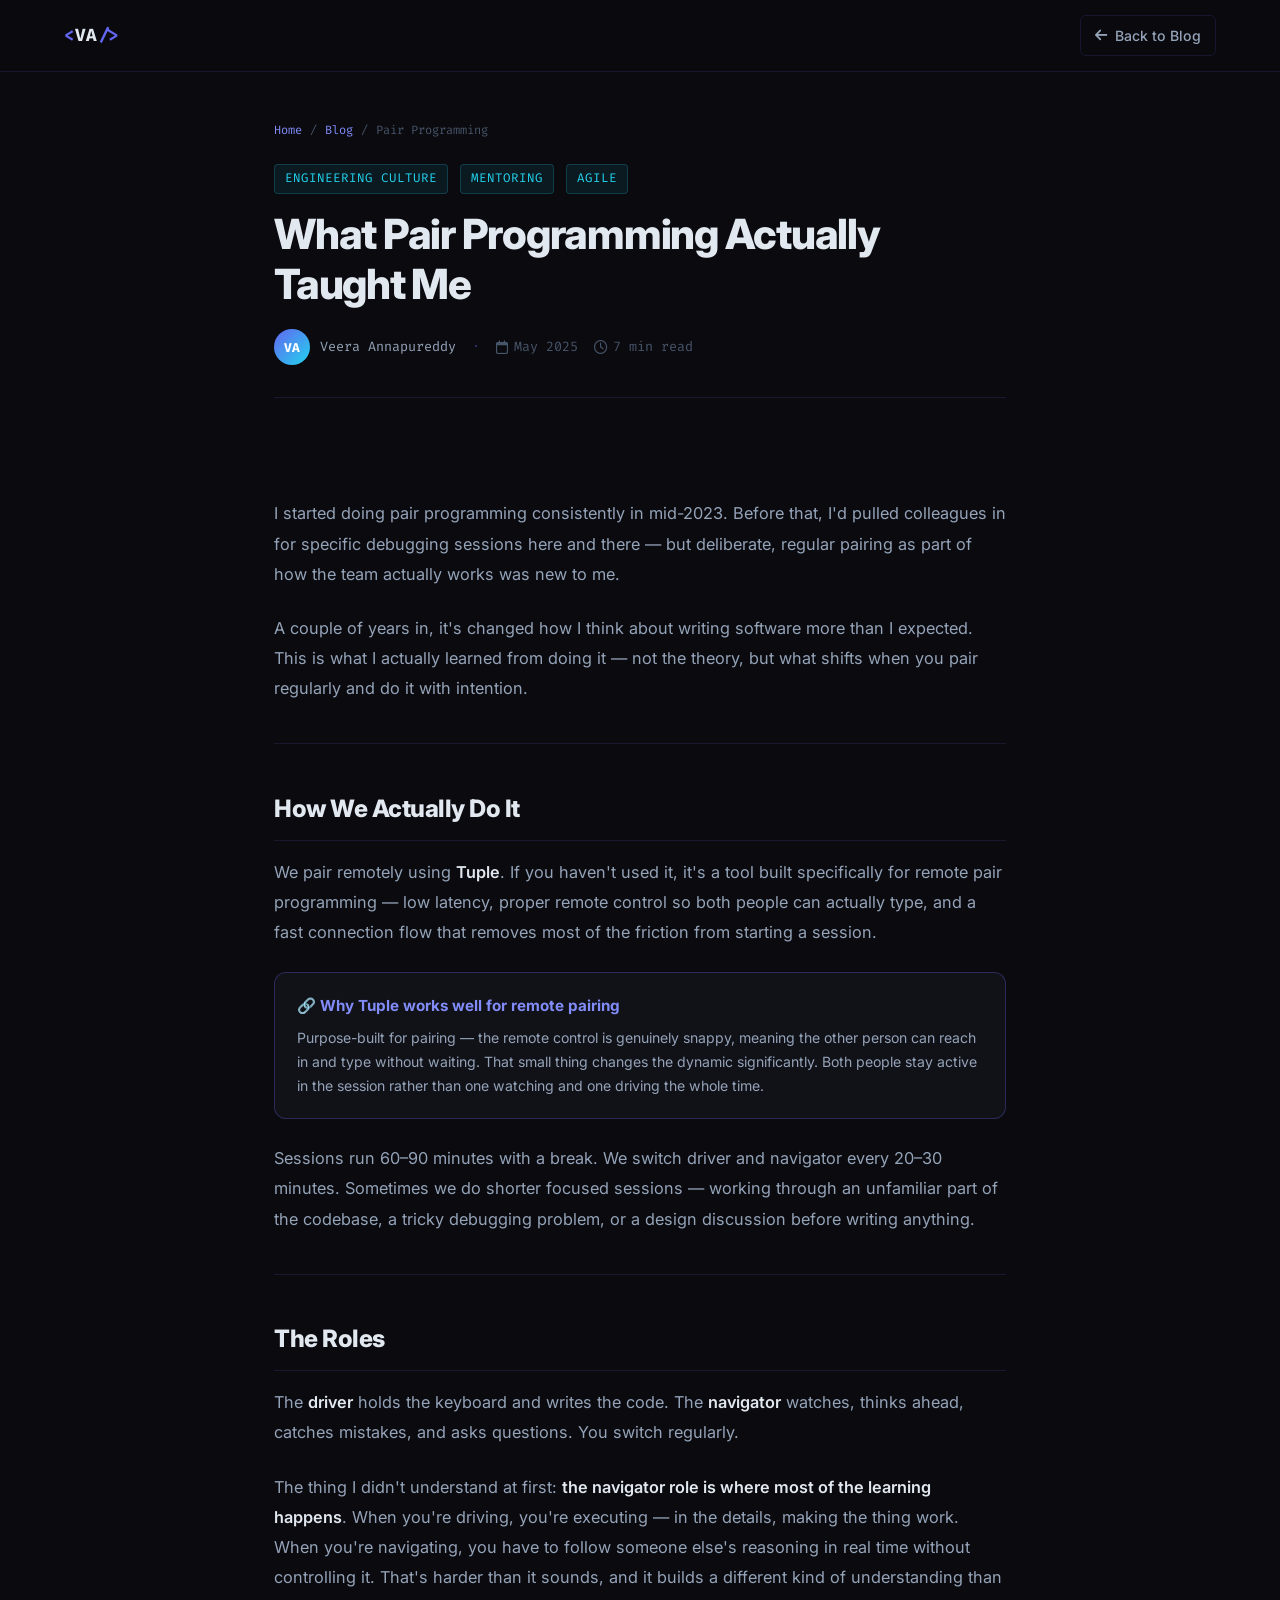
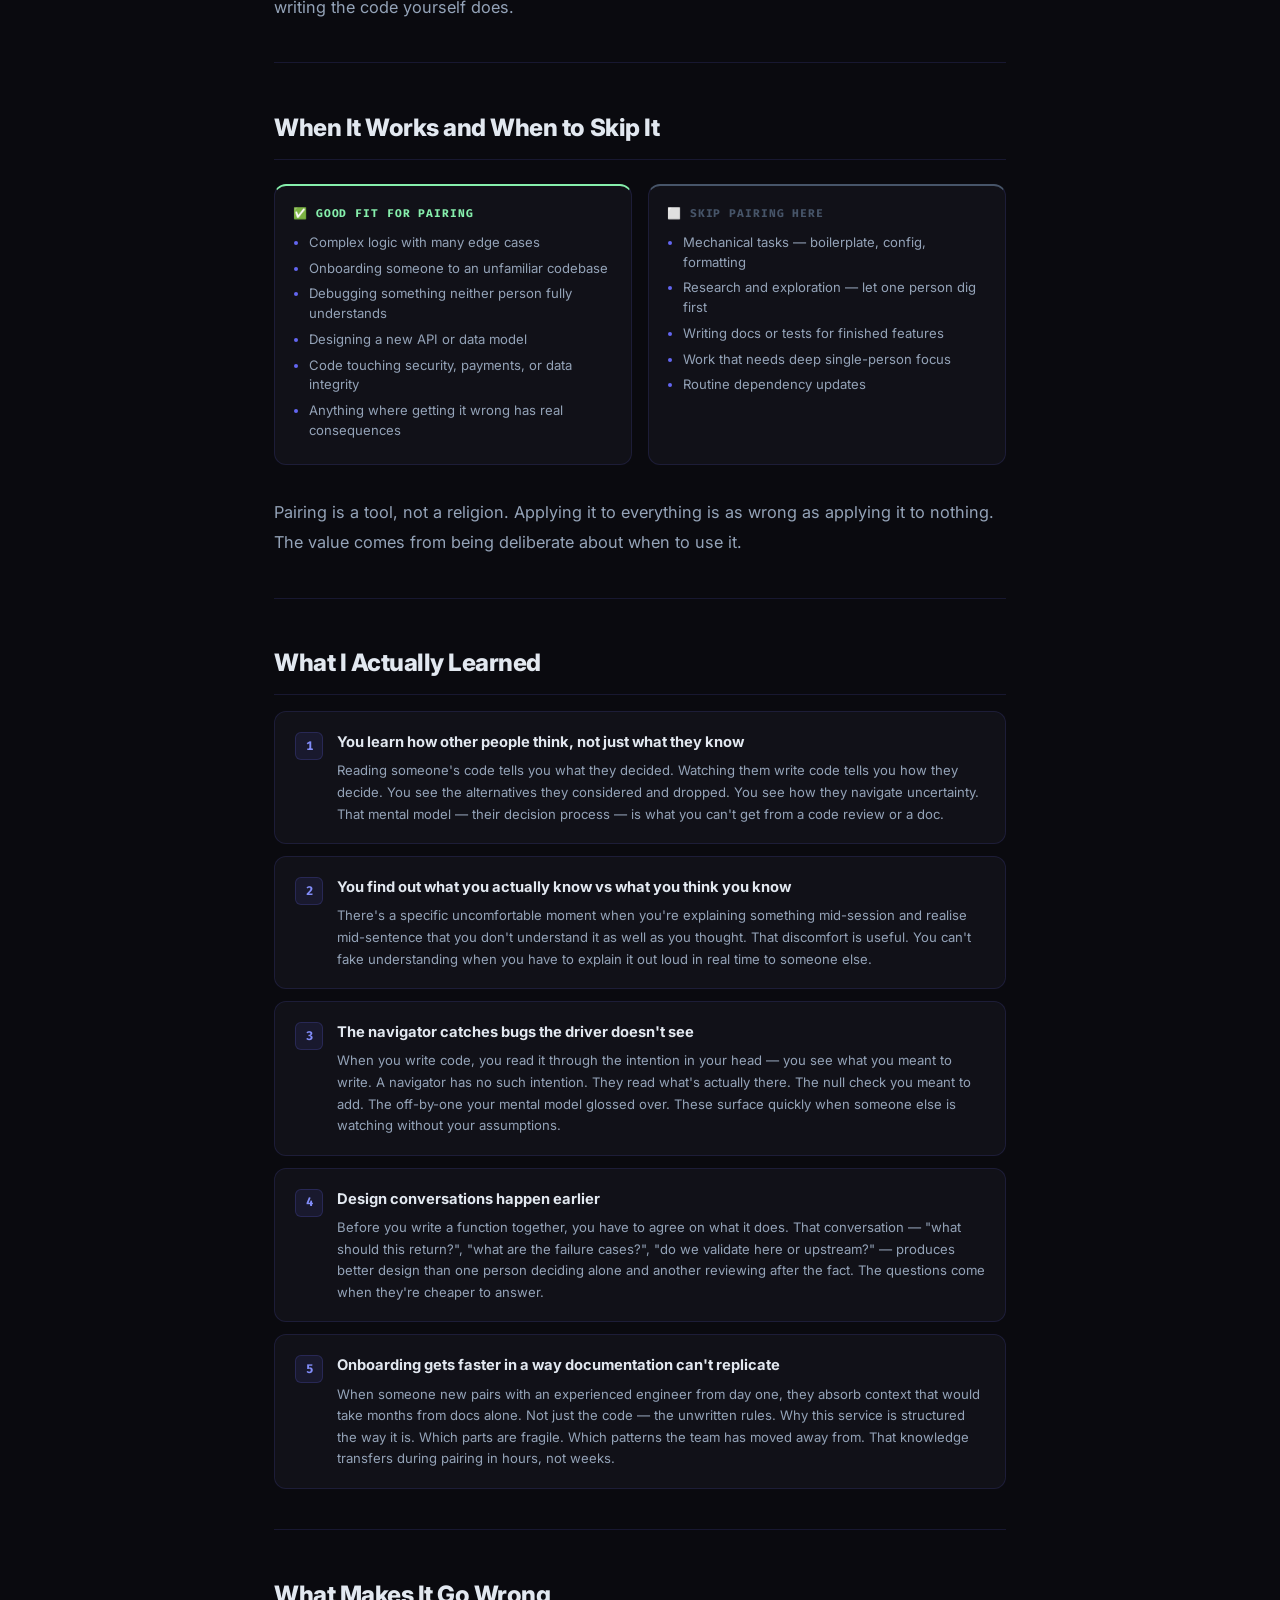
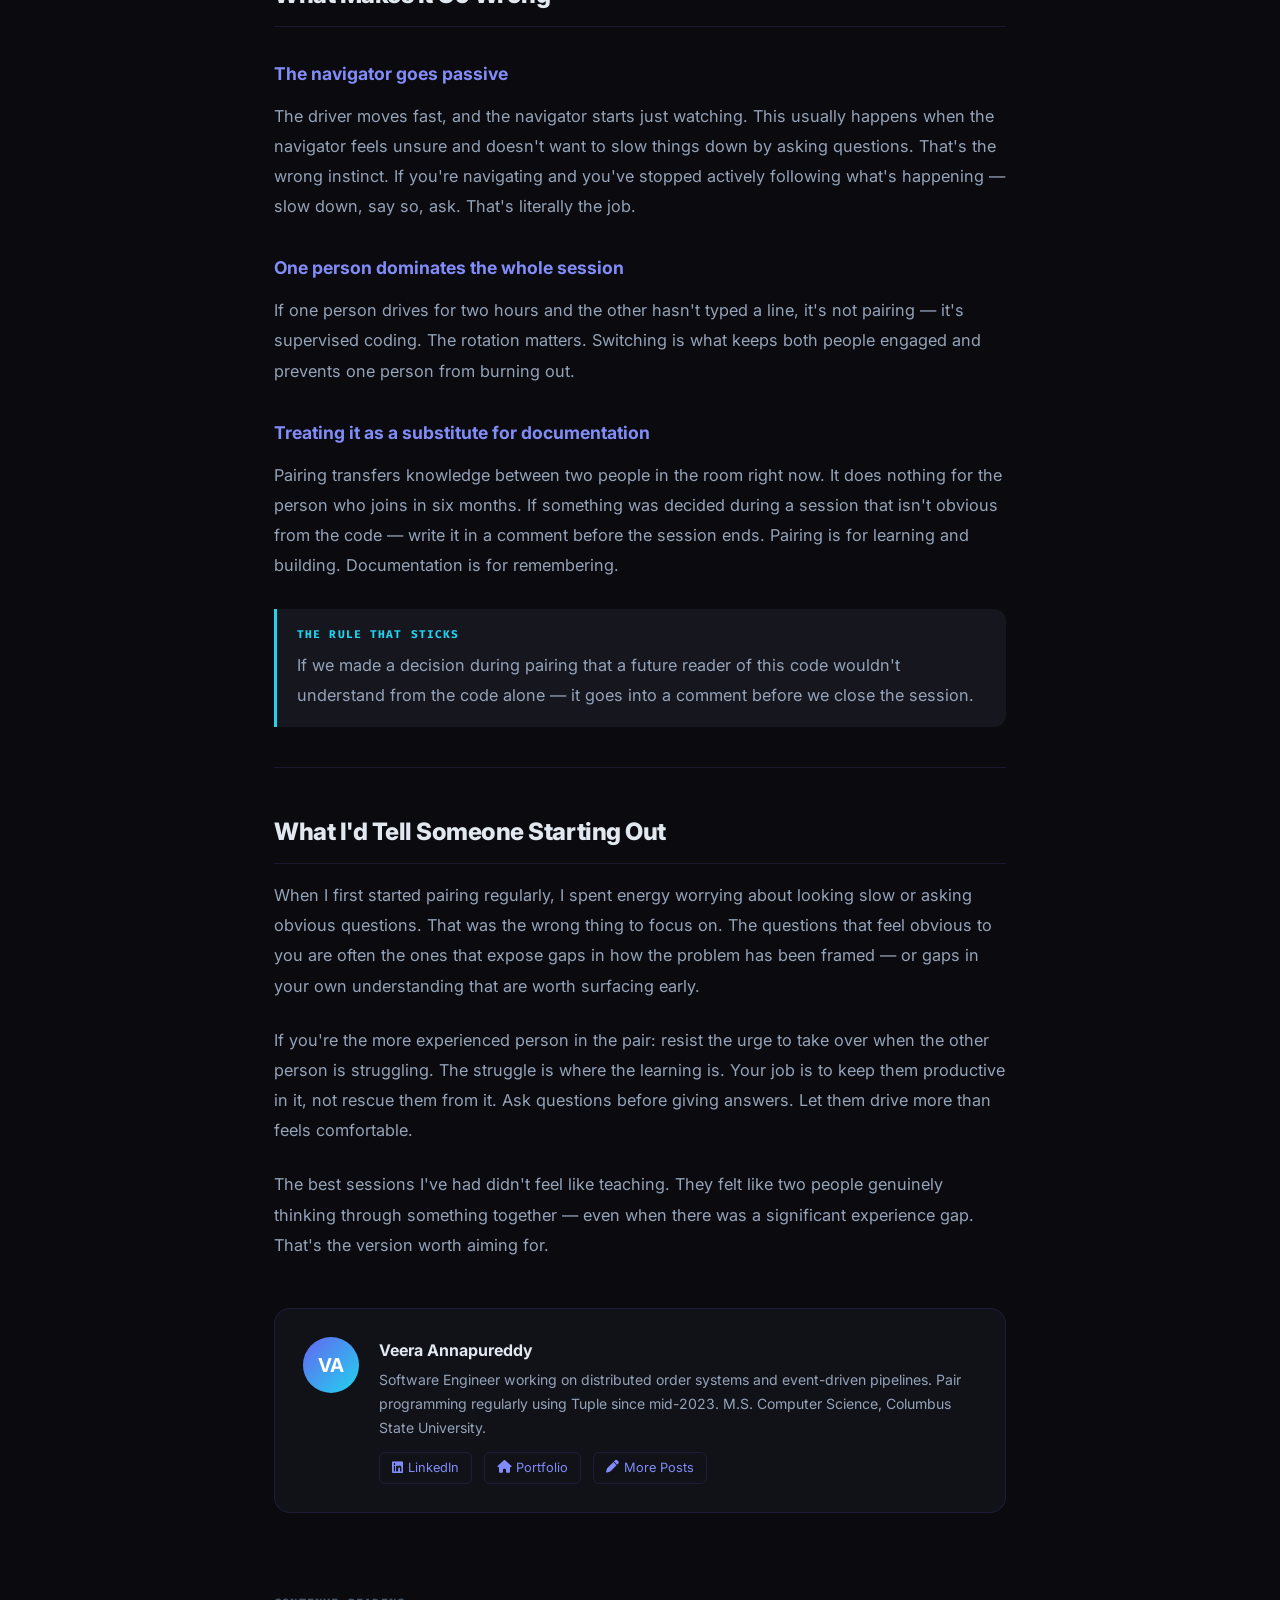
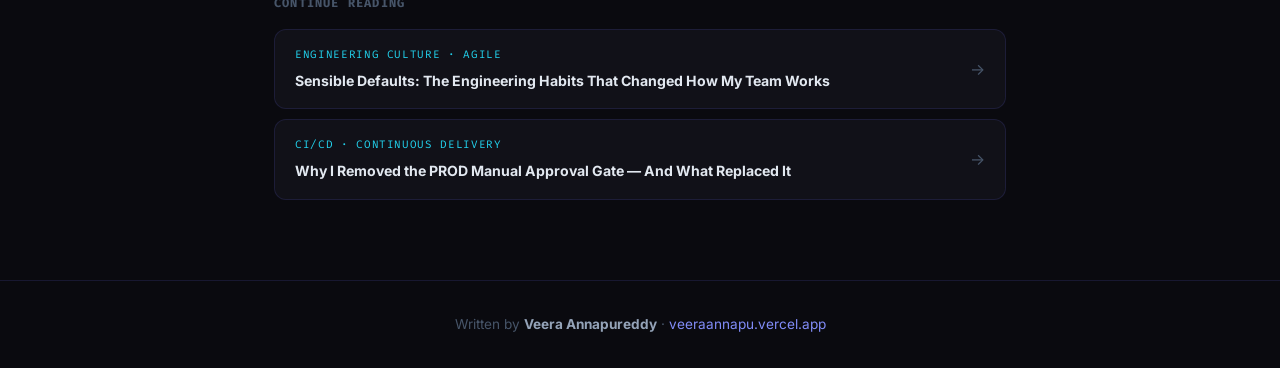
<file: blog/what-pair-programming-actually-taught-me.html>
<!DOCTYPE html>
<html lang="en">
<head>
  <meta charset="UTF-8"/>
  <meta name="viewport" content="width=device-width, initial-scale=1.0"/>
  <title>What Pair Programming Actually Taught Me | Veera Annapureddy</title>
  <meta name="description" content="I started pair programming in mid-2023 using Tuple. Here is what it actually taught me — when it works, when it doesn't, and what changes when you do it consistently."/>
  <link rel="preconnect" href="https://fonts.googleapis.com"/>
  <link rel="preconnect" href="https://fonts.gstatic.com" crossorigin/>
  <link href="https://fonts.googleapis.com/css2?family=Inter:wght@300;400;500;600;700;800&family=Fira+Code:wght@400;500&display=swap" rel="stylesheet"/>
  <link rel="stylesheet" href="https://cdnjs.cloudflare.com/ajax/libs/font-awesome/6.5.0/css/all.min.css"/>
  <script async src="https://www.googletagmanager.com/gtag/js?id=G-F1ZBLVLDTH"></script>
  <script>window.dataLayer=window.dataLayer||[];function gtag(){dataLayer.push(arguments);}gtag('js',new Date());gtag('config','G-F1ZBLVLDTH');</script>
  <style>
    :root{--primary:#6366f1;--primary-light:#818cf8;--accent:#22d3ee;--bg:#0a0a0f;--bg-card:#111118;--bg-elevated:#16161f;--border:rgba(99,102,241,0.15);--border-hover:rgba(99,102,241,0.4);--text:#e2e8f0;--text-muted:#94a3b8;--text-dim:#475569;--font-sans:'Inter',system-ui,sans-serif;--font-mono:'Fira Code',monospace;--radius:12px;--shadow-glow:0 0 40px rgba(99,102,241,0.15);--transition:0.3s cubic-bezier(0.4,0,0.2,1);}
    *,*::before,*::after{box-sizing:border-box;margin:0;padding:0;}html{scroll-behavior:smooth;}
    body{font-family:var(--font-sans);background:var(--bg);color:var(--text);line-height:1.7;overflow-x:hidden;}
    a{text-decoration:none;color:inherit;}
    ::-webkit-scrollbar{width:6px;}::-webkit-scrollbar-track{background:var(--bg);}::-webkit-scrollbar-thumb{background:var(--primary);border-radius:99px;}
    .navbar{position:fixed;top:0;left:0;right:0;height:72px;z-index:1000;background:rgba(10,10,15,0.9);backdrop-filter:blur(20px);border-bottom:1px solid var(--border);}
    .nav-container{max-width:1200px;margin:0 auto;padding:0 24px;height:100%;display:flex;align-items:center;justify-content:space-between;}
    .nav-logo{font-family:var(--font-mono);font-size:1.1rem;font-weight:700;color:var(--text);}.nav-logo:hover{color:var(--primary-light);}
    .logo-bracket{color:var(--primary);}
    .nav-back{display:flex;align-items:center;gap:8px;color:var(--text-muted);font-size:0.88rem;font-weight:500;transition:var(--transition);padding:8px 14px;border-radius:6px;border:1px solid var(--border);}
    .nav-back:hover{color:var(--primary-light);border-color:var(--primary);background:rgba(99,102,241,0.08);}
    .post-hero{padding:120px 24px 60px;max-width:780px;margin:0 auto;}
    .post-breadcrumb{display:flex;align-items:center;gap:8px;font-family:var(--font-mono);font-size:0.75rem;color:var(--text-dim);margin-bottom:24px;}
    .post-breadcrumb a{color:var(--primary-light);}.post-breadcrumb a:hover{text-decoration:underline;}
    .post-cat{font-family:var(--font-mono);font-size:0.78rem;color:var(--accent);letter-spacing:0.08em;text-transform:uppercase;margin-bottom:16px;display:flex;gap:12px;flex-wrap:wrap;}
    .post-cat span{background:rgba(34,211,238,0.08);border:1px solid rgba(34,211,238,0.2);padding:3px 10px;border-radius:4px;}
    .post-title{font-size:clamp(1.8rem,4vw,2.6rem);font-weight:800;letter-spacing:-0.03em;line-height:1.2;margin-bottom:20px;}
    .post-meta{display:flex;align-items:center;gap:16px;flex-wrap:wrap;color:var(--text-dim);font-size:0.84rem;font-family:var(--font-mono);margin-bottom:40px;padding-bottom:32px;border-bottom:1px solid var(--border);}
    .post-meta-item{display:flex;align-items:center;gap:6px;}
    .post-author{display:flex;align-items:center;gap:10px;}
    .author-avatar{width:36px;height:36px;border-radius:50%;background:linear-gradient(135deg,var(--primary),var(--accent));display:flex;align-items:center;justify-content:center;font-size:0.8rem;font-weight:700;color:#fff;flex-shrink:0;}
    .post-body{max-width:780px;margin:0 auto;padding:0 24px 80px;}
    .post-body p{color:var(--text-muted);margin-bottom:1.5rem;font-size:1.02rem;line-height:1.85;}
    .post-body h2{font-size:1.5rem;font-weight:800;color:var(--text);margin:2.8rem 0 1rem;letter-spacing:-0.02em;padding-bottom:10px;border-bottom:1px solid var(--border);}
    .post-body h3{font-size:1.1rem;font-weight:700;color:var(--primary-light);margin:2rem 0 0.75rem;}
    .post-body strong{color:var(--text);font-weight:600;}
    .post-body ul,.post-body ol{color:var(--text-muted);padding-left:1.5rem;margin-bottom:1.5rem;}
    .post-body li{margin-bottom:0.5rem;font-size:1.02rem;line-height:1.75;}
    .post-body li::marker{color:var(--primary);}
    .post-body hr{border:none;border-top:1px solid var(--border);margin:2.5rem 0;}
    .callout{background:var(--bg-elevated);border-left:3px solid var(--primary);border-radius:0 var(--radius) var(--radius) 0;padding:16px 20px;margin:1.8rem 0;}
    .callout p{margin-bottom:0;color:var(--text-muted);}
    .callout.tip{border-color:var(--accent);}
    .callout-label{font-family:var(--font-mono);font-size:0.7rem;font-weight:700;text-transform:uppercase;letter-spacing:0.1em;margin-bottom:6px;}
    .callout.tip .callout-label{color:var(--accent);}
    .scenario-grid{display:grid;grid-template-columns:1fr 1fr;gap:16px;margin:1.5rem 0 2rem;}
    .scenario-card{background:var(--bg-card);border:1px solid var(--border);border-radius:var(--radius);padding:18px;}
    .scenario-card.works{border-top:2px solid #86efac;}.scenario-card.skip{border-top:2px solid var(--text-dim);}
    .scenario-label{font-family:var(--font-mono);font-size:0.7rem;font-weight:700;text-transform:uppercase;letter-spacing:0.08em;margin-bottom:10px;}
    .scenario-card.works .scenario-label{color:#86efac;}.scenario-card.skip .scenario-label{color:var(--text-dim);}
    .scenario-card ul{padding-left:1rem;margin:0;}.scenario-card li{font-size:0.82rem;color:var(--text-muted);margin-bottom:6px;line-height:1.5;}
    .lesson-item{background:var(--bg-card);border:1px solid var(--border);border-radius:var(--radius);padding:18px 20px;margin-bottom:12px;display:flex;gap:14px;}
    .lesson-num{font-family:var(--font-mono);font-size:0.78rem;font-weight:700;color:var(--primary-light);background:rgba(99,102,241,0.1);border:1px solid rgba(99,102,241,0.2);width:28px;height:28px;border-radius:6px;display:flex;align-items:center;justify-content:center;flex-shrink:0;margin-top:2px;}
    .lesson-title{font-weight:700;font-size:0.92rem;color:var(--text);margin-bottom:5px;}
    .lesson-desc{font-size:0.82rem;color:var(--text-muted);line-height:1.65;}
    .tool-highlight{background:var(--bg-card);border:1px solid rgba(99,102,241,0.3);border-radius:var(--radius);padding:20px 22px;margin:1.5rem 0;}
    .tool-highlight-title{font-weight:700;font-size:0.95rem;color:var(--primary-light);margin-bottom:8px;display:flex;align-items:center;gap:8px;}
    .tool-highlight p{margin-bottom:0;font-size:0.88rem;color:var(--text-muted);line-height:1.7;}
    .author-card{background:var(--bg-card);border:1px solid var(--border);border-radius:16px;padding:28px;margin-top:48px;display:flex;gap:20px;align-items:flex-start;}
    .author-card-avatar{width:56px;height:56px;border-radius:50%;background:linear-gradient(135deg,var(--primary),var(--accent));display:flex;align-items:center;justify-content:center;font-size:1.2rem;font-weight:700;color:#fff;flex-shrink:0;}
    .author-card-name{font-weight:700;font-size:1rem;margin-bottom:4px;}
    .author-card-bio{font-size:0.88rem;color:var(--text-muted);line-height:1.7;margin-bottom:12px;}
    .author-links{display:flex;gap:12px;flex-wrap:wrap;}
    .author-link{font-size:0.8rem;color:var(--primary-light);display:flex;align-items:center;gap:5px;border:1px solid var(--border);padding:4px 12px;border-radius:6px;transition:var(--transition);}
    .author-link:hover{border-color:var(--primary);background:rgba(99,102,241,0.08);}
    .more-posts{max-width:780px;margin:0 auto;padding:0 24px 80px;}
    .more-title{font-family:var(--font-mono);font-size:0.75rem;font-weight:700;text-transform:uppercase;letter-spacing:0.1em;color:var(--text-dim);margin-bottom:16px;}
    .more-grid{display:flex;flex-direction:column;gap:10px;}
    .more-card{background:var(--bg-card);border:1px solid var(--border);border-radius:var(--radius);padding:16px 20px;display:flex;justify-content:space-between;align-items:center;gap:16px;transition:var(--transition);}
    .more-card:hover{border-color:var(--border-hover);box-shadow:var(--shadow-glow);}
    .more-card-cat{font-family:var(--font-mono);font-size:0.68rem;color:var(--accent);text-transform:uppercase;letter-spacing:0.06em;margin-bottom:4px;}
    .more-card-title{font-size:0.88rem;font-weight:700;color:var(--text);}
    .more-card-arrow{color:var(--text-dim);font-size:1rem;flex-shrink:0;transition:var(--transition);}
    .more-card:hover .more-card-arrow{color:var(--primary-light);transform:translateX(4px);}
    .footer{background:var(--bg);border-top:1px solid var(--border);padding:32px 24px;text-align:center;}
    .footer-text{font-size:0.85rem;color:var(--text-dim);}
    .footer-text strong{color:var(--text-muted);}
    @media(max-width:600px){.post-hero{padding:100px 18px 40px;}.post-body{padding:0 18px 60px;}.author-card{flex-direction:column;}.scenario-grid{grid-template-columns:1fr;}}
  </style>
</head>
<body>

<nav class="navbar">
  <div class="nav-container">
    <a href="../index.html" class="nav-logo"><span class="logo-bracket">&lt;</span>VA<span class="logo-bracket">/&gt;</span></a>
    <a href="../index.html#blog" class="nav-back"><i class="fas fa-arrow-left"></i> Back to Blog</a>
  </div>
</nav>

<div class="post-hero">
  <div class="post-breadcrumb">
    <a href="../index.html">Home</a> <span>/</span>
    <a href="../index.html#blog">Blog</a> <span>/</span>
    <span>Pair Programming</span>
  </div>
  <div class="post-cat">
    <span>Engineering Culture</span><span>Mentoring</span><span>Agile</span>
  </div>
  <h1 class="post-title">What Pair Programming Actually Taught Me</h1>
  <div class="post-meta">
    <div class="post-author"><div class="author-avatar">VA</div><span style="color:var(--text-muted);">Veera Annapureddy</span></div>
    <span style="color:var(--border-hover);">·</span>
    <div class="post-meta-item"><i class="far fa-calendar"></i> May 2025</div>
    <div class="post-meta-item"><i class="far fa-clock"></i> 7 min read</div>
  </div>
</div>

<article class="post-body">

<p>I started doing pair programming consistently in mid-2023. Before that, I'd pulled colleagues in for specific debugging sessions here and there — but deliberate, regular pairing as part of how the team actually works was new to me.</p>

<p>A couple of years in, it's changed how I think about writing software more than I expected. This is what I actually learned from doing it — not the theory, but what shifts when you pair regularly and do it with intention.</p>

<hr/>

<h2>How We Actually Do It</h2>

<p>We pair remotely using <strong>Tuple</strong>. If you haven't used it, it's a tool built specifically for remote pair programming — low latency, proper remote control so both people can actually type, and a fast connection flow that removes most of the friction from starting a session.</p>

<div class="tool-highlight">
  <div class="tool-highlight-title">🔗 Why Tuple works well for remote pairing</div>
  <p>Purpose-built for pairing — the remote control is genuinely snappy, meaning the other person can reach in and type without waiting. That small thing changes the dynamic significantly. Both people stay active in the session rather than one watching and one driving the whole time.</p>
</div>

<p>Sessions run 60–90 minutes with a break. We switch driver and navigator every 20–30 minutes. Sometimes we do shorter focused sessions — working through an unfamiliar part of the codebase, a tricky debugging problem, or a design discussion before writing anything.</p>

<hr/>

<h2>The Roles</h2>

<p>The <strong>driver</strong> holds the keyboard and writes the code. The <strong>navigator</strong> watches, thinks ahead, catches mistakes, and asks questions. You switch regularly.</p>

<p>The thing I didn't understand at first: <strong>the navigator role is where most of the learning happens</strong>. When you're driving, you're executing — in the details, making the thing work. When you're navigating, you have to follow someone else's reasoning in real time without controlling it. That's harder than it sounds, and it builds a different kind of understanding than writing the code yourself does.</p>

<hr/>

<h2>When It Works and When to Skip It</h2>

<div class="scenario-grid">
  <div class="scenario-card works">
    <div class="scenario-label">✅ Good fit for pairing</div>
    <ul>
      <li>Complex logic with many edge cases</li>
      <li>Onboarding someone to an unfamiliar codebase</li>
      <li>Debugging something neither person fully understands</li>
      <li>Designing a new API or data model</li>
      <li>Code touching security, payments, or data integrity</li>
      <li>Anything where getting it wrong has real consequences</li>
    </ul>
  </div>
  <div class="scenario-card skip">
    <div class="scenario-label">⬜ Skip pairing here</div>
    <ul>
      <li>Mechanical tasks — boilerplate, config, formatting</li>
      <li>Research and exploration — let one person dig first</li>
      <li>Writing docs or tests for finished features</li>
      <li>Work that needs deep single-person focus</li>
      <li>Routine dependency updates</li>
    </ul>
  </div>
</div>

<p>Pairing is a tool, not a religion. Applying it to everything is as wrong as applying it to nothing. The value comes from being deliberate about when to use it.</p>

<hr/>

<h2>What I Actually Learned</h2>

<div class="lesson-item">
  <div class="lesson-num">1</div>
  <div>
    <div class="lesson-title">You learn how other people think, not just what they know</div>
    <div class="lesson-desc">Reading someone's code tells you what they decided. Watching them write code tells you how they decide. You see the alternatives they considered and dropped. You see how they navigate uncertainty. That mental model — their decision process — is what you can't get from a code review or a doc.</div>
  </div>
</div>

<div class="lesson-item">
  <div class="lesson-num">2</div>
  <div>
    <div class="lesson-title">You find out what you actually know vs what you think you know</div>
    <div class="lesson-desc">There's a specific uncomfortable moment when you're explaining something mid-session and realise mid-sentence that you don't understand it as well as you thought. That discomfort is useful. You can't fake understanding when you have to explain it out loud in real time to someone else.</div>
  </div>
</div>

<div class="lesson-item">
  <div class="lesson-num">3</div>
  <div>
    <div class="lesson-title">The navigator catches bugs the driver doesn't see</div>
    <div class="lesson-desc">When you write code, you read it through the intention in your head — you see what you meant to write. A navigator has no such intention. They read what's actually there. The null check you meant to add. The off-by-one your mental model glossed over. These surface quickly when someone else is watching without your assumptions.</div>
  </div>
</div>

<div class="lesson-item">
  <div class="lesson-num">4</div>
  <div>
    <div class="lesson-title">Design conversations happen earlier</div>
    <div class="lesson-desc">Before you write a function together, you have to agree on what it does. That conversation — "what should this return?", "what are the failure cases?", "do we validate here or upstream?" — produces better design than one person deciding alone and another reviewing after the fact. The questions come when they're cheaper to answer.</div>
  </div>
</div>

<div class="lesson-item">
  <div class="lesson-num">5</div>
  <div>
    <div class="lesson-title">Onboarding gets faster in a way documentation can't replicate</div>
    <div class="lesson-desc">When someone new pairs with an experienced engineer from day one, they absorb context that would take months from docs alone. Not just the code — the unwritten rules. Why this service is structured the way it is. Which parts are fragile. Which patterns the team has moved away from. That knowledge transfers during pairing in hours, not weeks.</div>
  </div>
</div>

<hr/>

<h2>What Makes It Go Wrong</h2>

<h3>The navigator goes passive</h3>
<p>The driver moves fast, and the navigator starts just watching. This usually happens when the navigator feels unsure and doesn't want to slow things down by asking questions. That's the wrong instinct. If you're navigating and you've stopped actively following what's happening — slow down, say so, ask. That's literally the job.</p>

<h3>One person dominates the whole session</h3>
<p>If one person drives for two hours and the other hasn't typed a line, it's not pairing — it's supervised coding. The rotation matters. Switching is what keeps both people engaged and prevents one person from burning out.</p>

<h3>Treating it as a substitute for documentation</h3>
<p>Pairing transfers knowledge between two people in the room right now. It does nothing for the person who joins in six months. If something was decided during a session that isn't obvious from the code — write it in a comment before the session ends. Pairing is for learning and building. Documentation is for remembering.</p>

<div class="callout tip">
  <div class="callout-label">The rule that sticks</div>
  <p>If we made a decision during pairing that a future reader of this code wouldn't understand from the code alone — it goes into a comment before we close the session.</p>
</div>

<hr/>

<h2>What I'd Tell Someone Starting Out</h2>

<p>When I first started pairing regularly, I spent energy worrying about looking slow or asking obvious questions. That was the wrong thing to focus on. The questions that feel obvious to you are often the ones that expose gaps in how the problem has been framed — or gaps in your own understanding that are worth surfacing early.</p>

<p>If you're the more experienced person in the pair: resist the urge to take over when the other person is struggling. The struggle is where the learning is. Your job is to keep them productive in it, not rescue them from it. Ask questions before giving answers. Let them drive more than feels comfortable.</p>

<p>The best sessions I've had didn't feel like teaching. They felt like two people genuinely thinking through something together — even when there was a significant experience gap. That's the version worth aiming for.</p>

<div class="author-card">
  <div class="author-card-avatar">VA</div>
  <div>
    <div class="author-card-name">Veera Annapureddy</div>
    <div class="author-card-bio">Software Engineer working on distributed order systems and event-driven pipelines. Pair programming regularly using Tuple since mid-2023. M.S. Computer Science, Columbus State University.</div>
    <div class="author-links">
      <a class="author-link" href="https://linkedin.com/in/veeraannapureddy" target="_blank"><i class="fab fa-linkedin"></i> LinkedIn</a>
      <a class="author-link" href="../index.html"><i class="fas fa-home"></i> Portfolio</a>
      <a class="author-link" href="../index.html#blog"><i class="fas fa-pen"></i> More Posts</a>
    </div>
  </div>
</div>
</article>

<div class="more-posts">
  <div class="more-title">Continue Reading</div>
  <div class="more-grid">
    <a class="more-card" href="engineering-sensible-defaults.html">
      <div><div class="more-card-cat">Engineering Culture · Agile</div><div class="more-card-title">Sensible Defaults: The Engineering Habits That Changed How My Team Works</div></div>
      <span class="more-card-arrow">→</span>
    </a>
    <a class="more-card" href="removing-prod-approval-gates.html">
      <div><div class="more-card-cat">CI/CD · Continuous Delivery</div><div class="more-card-title">Why I Removed the PROD Manual Approval Gate — And What Replaced It</div></div>
      <span class="more-card-arrow">→</span>
    </a>
  </div>
</div>

<footer class="footer">
  <p class="footer-text">Written by <strong>Veera Annapureddy</strong> · <a href="../index.html" style="color:var(--primary-light)">veeraannapu.vercel.app</a></p>
</footer>
</body>
</html>
</file>
